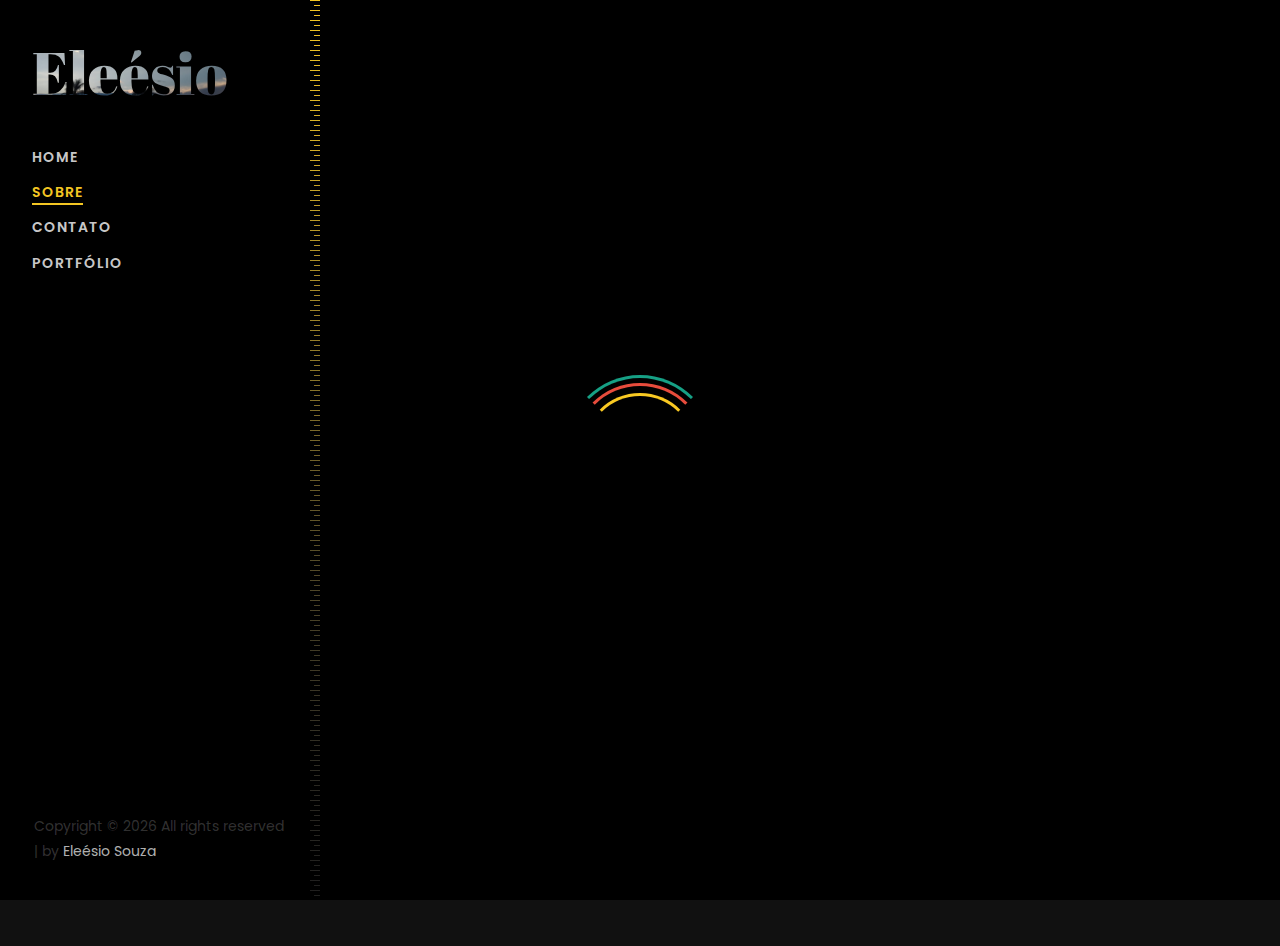
<file: about.html>
<!DOCTYPE html>
<html lang="en">

<head>
    <title>Dev Elí</title>
    <meta charset="utf-8">
    <meta name="viewport" content="width=device-width, initial-scale=1, shrink-to-fit=no">
    <link rel="shortcut icon" type="image/png" href="images/icon.ico" sizes="32x32">
    <link href="https://fonts.googleapis.com/css?family=Poppins:300,400,500,600,700" rel="stylesheet">
    <link href="https://fonts.googleapis.com/css?family=Abril+Fatface&display=swap" rel="stylesheet">
    <link rel="stylesheet" href="https://stackpath.bootstrapcdn.com/font-awesome/4.7.0/css/font-awesome.min.css">

    <link rel="stylesheet" href="css/animate.css">

    <link rel="stylesheet" href="css/owl.carousel.min.css">
    <link rel="stylesheet" href="css/owl.theme.default.min.css">
    <link rel="stylesheet" href="css/magnific-popup.css">


    <link rel="stylesheet" href="css/flaticon.css">
    <link rel="stylesheet" href="css/style.css">
    <script src="https://www.youtube.com/iframe_api"></script>
</head>

<body>

    <div id="player"></div>

    <audio url="https://www.youtube.com/watch?v=Su00mfi5QUY" autoplay loop></audio>
    <div id="loader-wrapper">
        <div id="loader"></div>

        <div class="loader-section section-left"></div>
        <div class="loader-section section-right"></div>

    </div>
    <div id="dev-page">
        <a href="#" class="js-dev-nav-toggle dev-nav-toggle"><i></i></a>
        <aside id="dev-aside" role="complementary" class="js-fullheight">

            <h1 id="dev-logo" class="mb-4 mb-md-5"><a href="index.html" style="background-image: url(images/12.jpeg);">Eleésio</a></h1>
            <nav id="dev-main-menu" role="navigation">
                <ul>
                    <li><a href="index.html">Home</a></li>
                    <li class="dev-active"><a href="about.html">Sobre</a></li>
                    <li><a href="contact.html">Contato</a></li>
                    <li><a href="Portfolio.html">Portfólio</a></li>
                </ul>
            </nav>

            <div class="dev-footer">

                <p class="pfooter">
                    Copyright &copy;
                    <script>
                        document.write(new Date().getFullYear());
                    </script> All rights reserved | by <a href="https://wa.me/+553496815223" target="_blank">Eleésio Souza</a>
                </p>
            </div>
        </aside>
        <!-- END dev-ASIDE -->


        <div id="dev-main">
            <section class="ftco-about img ftco-section ftco-no-pt ftco-no-pb" id="about-section">
                <div class="container-fluid px-0">
                    <div class="row d-flex">
                        <div class="col-md-6 d-flex">
                            <div class="img d-flex align-self-stretch align-items-center js-fullheight" style="background-image:url(images/about.jpg);">
                            </div>
                        </div>
                        <div class="col-md-6 d-flex align-items-center">
                            <div class="text px-4 pt-5 pt-md-0 px-md-4 pr-md-5 ftco-animate">
                                <h2 class="mb-4">Olá, <span>prezados leitores,</span></h2>
                                <p>É com grande satisfação que compartilho um pouco sobre mim, um jovem de 20 anos, bacharelando em Sistemas de Informação pela UEMG e com experiência como engenheiro de software e pesquisador científico. Possuo um perfil
                                    profissional multidisciplinar, capaz de atuar em diferentes áreas da tecnologia. Com habilidades como liderança, trabalho em equipe e visão estratégica, estou sempre pronto para enfrentar novos desafios e agregar valor
                                    em projetos de diferentes portes.</p>
                                <p>Além de minha atuação profissional, possuo uma série de interesses pessoais que refletem minha paixão por atividades diversificadas. Sou um músico, aprecio esportes náuticos, e sou modelo fotográfico nas horas vagas. Acredito
                                    que minha personalidade versátil e meu comprometimento com a excelência podem ser um diferencial importante em qualquer equipe ou projeto em que eu possa atuar.</p>
                                <p>Estou sempre em busca de novos desafios e oportunidades de colaboração, para que possa aplicar minha experiência e habilidades em projetos que visam gerar resultados excepcionais. Agradeço a atenção e fico à disposição
                                    para mais informações sobre minha trajetória e perfil profissional.</p>
                            </div>
                        </div>
                    </div>
                </div>
            </section>
        </div>
        <!-- END dev-MAIN -->
    </div>
    <!-- END dev-PAGE -->

    <!-- loader -->
    <div id="ftco-loader" class="show fullscreen"><svg class="circular" width="48px" height="48px"><circle class="path-bg" cx="24" cy="24" r="22" fill="none" stroke-width="4" stroke="#eeeeee"/><circle class="path" cx="24" cy="24" r="22" fill="none" stroke-width="4" stroke-miterlimit="10" stroke="#F96D00"/></svg></div>


    <script src="js/jquery.min.js"></script>
    <script src="js/jquery-migrate-3.0.1.min.js"></script>
    <script src="js/popper.min.js"></script>
    <script src="js/bootstrap.min.js"></script>
    <script src="js/jquery.easing.1.3.js"></script>
    <script src="js/jquery.waypoints.min.js"></script>
    <script src="js/jquery.stellar.min.js"></script>
    <script src="js/owl.carousel.min.js"></script>
    <script src="js/jquery.magnific-popup.min.js"></script>
    <script src="js/jquery.animateNumber.min.js"></script>
    <script src="js/scrollax.min.js"></script>
    <script src="js/main.js"></script>

</body>

</html>
</file>
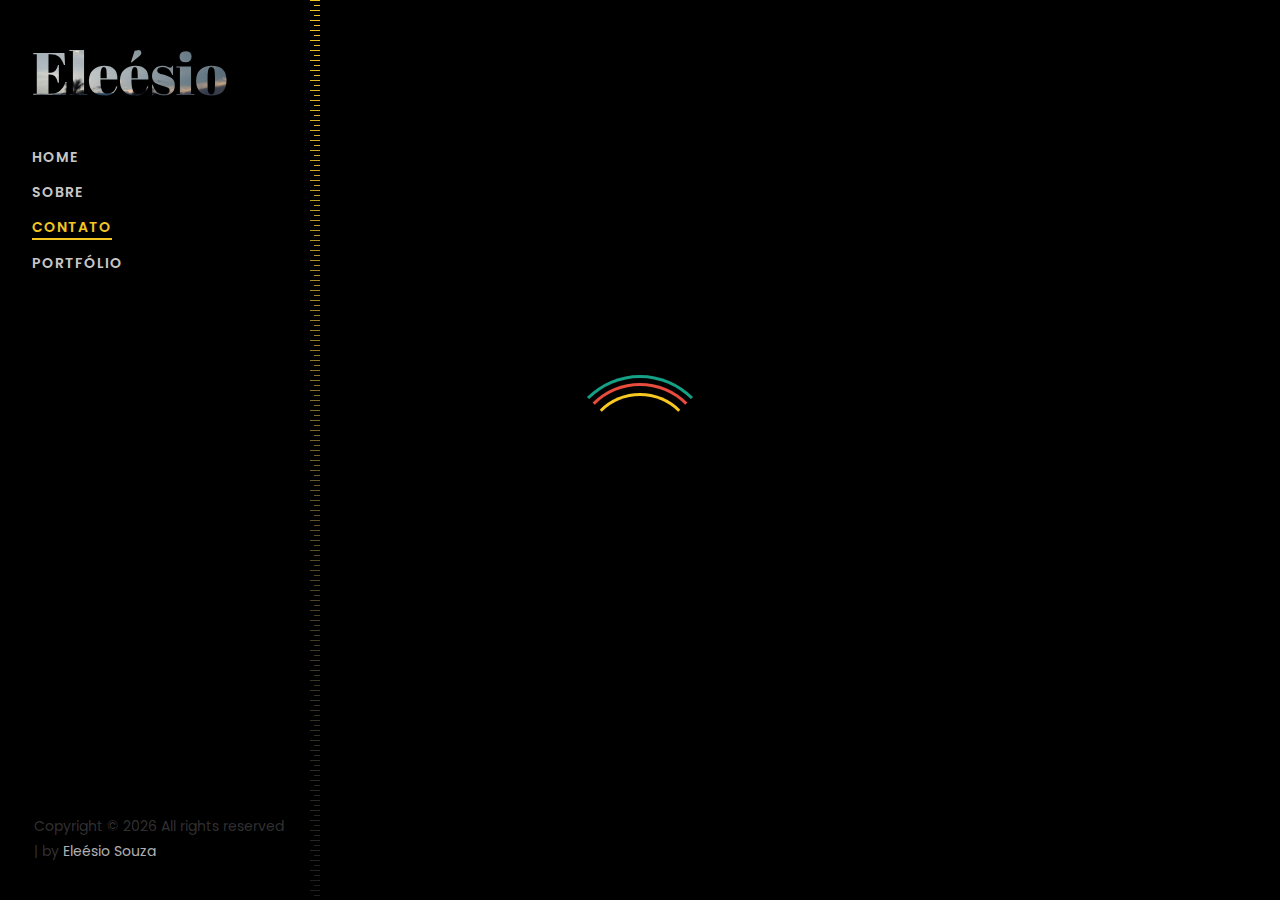
<file: contact.html>
<!DOCTYPE html>
<html lang="pt-br">

<head>
    <link rel="icon" type="image/x-icon" href="/images/icon.ico">
    <title>Dev Elí</title>
    <meta charset="utf-8">
    <meta name="viewport" content="width=device-width, initial-scale=1, shrink-to-fit=no">
    <link rel="shortcut icon" type="image/png" href="images/icon.ico" sizes="32x32">
    <link href="https://fonts.googleapis.com/css?family=Poppins:300,400,500,600,700" rel="stylesheet">
    <link href="https://fonts.googleapis.com/css?family=Abril+Fatface&display=swap" rel="stylesheet">
    <link rel="stylesheet" href="https://stackpath.bootstrapcdn.com/font-awesome/4.7.0/css/font-awesome.min.css">
    <link rel="stylesheet" href="css/all.min.css">
    <link rel="stylesheet" href="css/bootstrap.min.css.map">
    <link rel="stylesheet" href="https://cdnjs.cloudflare.com/ajax/libs/font-awesome/4.7.0/css/font-awesome.min.css">
    <link rel="stylesheet" href="css/animate.css">
    <link rel="stylesheet" href="css/owl.carousel.min.css">
    <link rel="stylesheet" href="css/owl.theme.default.min.css">
    <link rel="stylesheet" href="css/magnific-popup.css">
    <link rel="stylesheet" href="css/flaticon.css">
    <link rel="stylesheet" href="css/style.css">
    <script src="https://www.youtube.com/iframe_api"></script>
</head>

<body>
    <div id="player"></div>
    <audio url="https://www.youtube.com/watch?v=Su00mfi5QUY" autoplay loop></audio>
    <div id="loader-wrapper">
        <div id="loader"></div>
        <div class="loader-section section-left"></div>
        <div class="loader-section section-right"></div>
    </div>
    <div id="dev-page">
        <a href="#" class="js-dev-nav-toggle dev-nav-toggle"><i></i></a>
        <aside id="dev-aside" role="complementary" class="js-fullheight">
            <h1 id="dev-logo" class="mb-4 mb-md-5"><a href="index.html" style="background-image: url(images/12.jpeg);">Eleésio</a></h1>
            <nav id="dev-main-menu" role="navigation">
                <ul>
                    <li><a href="index.html">Home</a></li>
                    <li><a href="about.html">Sobre</a></li>
                    <li class="dev-active"><a href="contact.html">Contato</a></li>
                    <li><a href="Portfolio.html">Portfólio</a></li>
                </ul>
            </nav>
            <div class="dev-footer">
                <p class="pfooter">
                    Copyright &copy;
                    <script>
                        document.write(new Date().getFullYear());
                    </script> All rights reserved | by <a href="https://wa.me/+553496815223" target="_blank">Eleésio Souza</a>
                </p>
            </div>
        </aside>
        <div id="dev-main">
            <section class="ftco-section ftco-no-pt ftco-no-pb">
                <div class="container px-md-0">
                    <div class="row d-flex no-gutters">
                        <div class="col-lg-8 col-md-7 order-md-last d-flex align-items-stretch">
                            <div class="contact-wrap w-100 p-md-5 p-4">
                                <img class="imagelogo" src="images/avatar.png" alt="">
                            </div>
                        </div>
                        <div class="col-lg-4 col-md-5 d-flex align-items-stretch ">
                            <div class="info-wrap js-fullheight bg-primary w-100 p-md-5 p-4 ">
                                <h3>Vamos entrar em contato</h3>
                                <p class="mb-4 ">Aberto para qualquer sugestão ou para negócios.</p>
                                <div class="dbox w-100 d-flex align-items-center ">
                                    <div class="icon d-flex align-items-center justify-content-center ">
                                        <span class="fa fa-brnads fa-whatsapp "></span>
                                    </div>
                                    <div class="text pl-3 ">
                                        <p><span>WhatsApp:</span> <a href="https://wa.me/+553496815223 ">+55 (34) 9681-5223</a></p>
                                    </div>
                                </div>
                                <div class="dbox w-100 d-flex align-items-center ">
                                    <div class="icon d-flex align-items-center justify-content-center ">
                                        <span class="fa fa-paper-plane "></span>
                                    </div>
                                    <div class="text pl-3 ">
                                        <p><span>Email:</span> <a href="mailto:eleesiof@gmail.com ">eleesiof@gmail.com</a></p>
                                    </div>
                                </div>
                                <div class="dbox w-100 d-flex align-items-center ">
                                    <div class="icon d-flex align-items-center justify-content-center ">
                                        <span class="fa fa-brands fa-instagram "></span>
                                    </div>
                                    <div class="text pl-3 ">
                                        <p><span>Instagram</span> <a href="https://www.instagram.com/eleesiosouza/">eleesiosouza</a></p>
                                    </div>
                                </div>
                            </div>
                        </div>
                    </div>
                </div>
            </section>
        </div>
    </div>
    <script src="js/jquery.min.js"></script>
    <script src="js/jquery-migrate-3.0.1.min.js"></script>
    <script src="js/popper.min.js"></script>
    <script src="js/bootstrap.min.js"></script>
    <script src="js/jquery.waypoints.min.js"></script>
    <script src="js/jquery.stellar.min.js"></script>
    <script src="js/owl.carousel.min.js"></script>
    <script src="js/jquery.magnific-popup.min.js"></script>
    <script src="js/jquery.animateNumber.min.js"></script>
    <script src="js/scrollax.min.js"></script>
    <script src="js/main.js"></script>
</body>

</html>
</file>
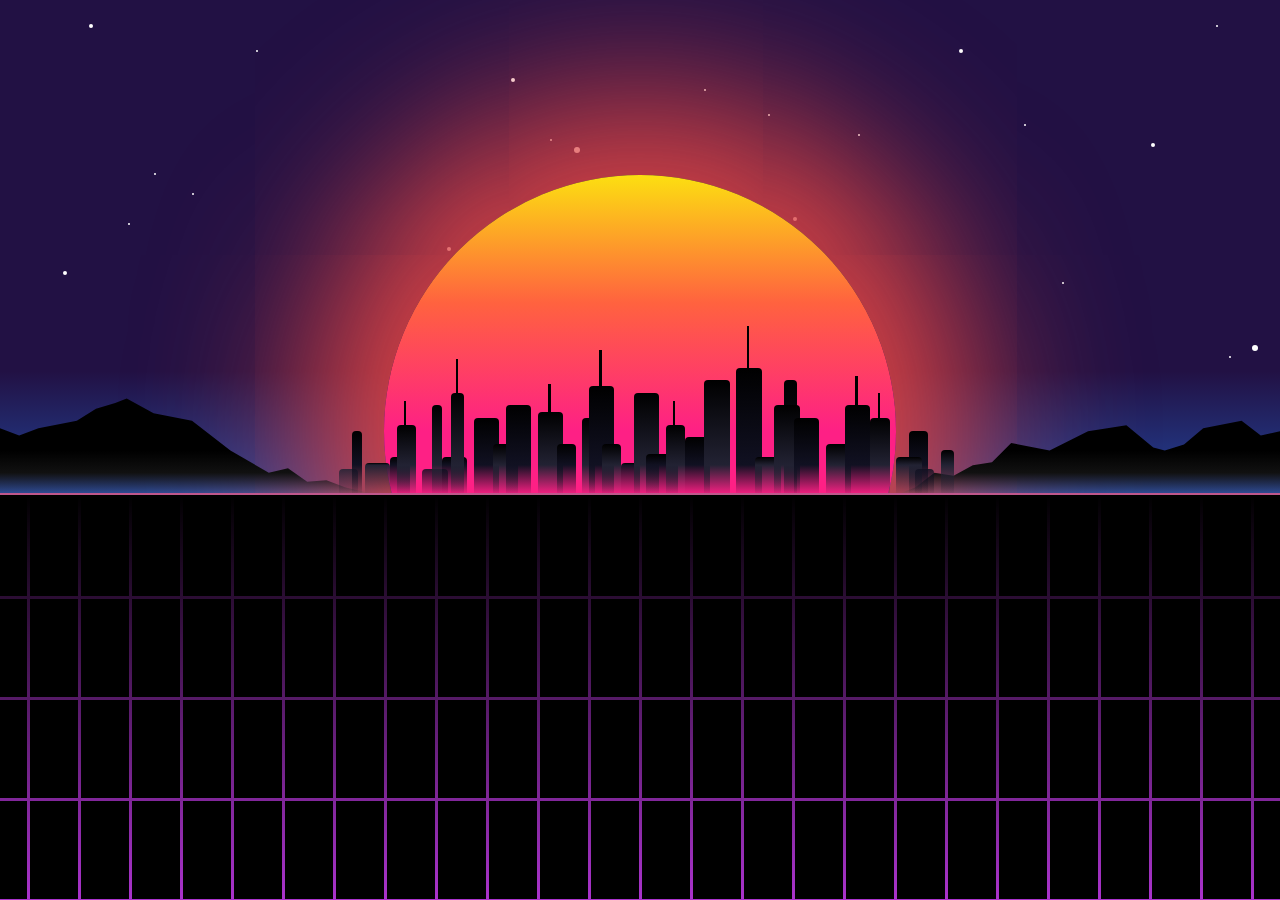
<file: port/1.html>
<!DOCTYPE html>
<html lang="en">

<head>
    <title>Dev Elí - portfólio(1)</title>
    <link rel="stylesheet" href="css/style1.css">
    <link rel="stylesheet" href="js/main1.js">
</head>

<body>
    <div id="retrobg">
        <div id="retrobg-sky">
            <div id="retrobg-stars">
                <div class="retrobg-star" style="left:  5%; top: 55%; transform: scale( 2 );"></div>
                <div class="retrobg-star" style="left:  7%; top:  5%; transform: scale( 2 );"></div>
                <div class="retrobg-star" style="left: 10%; top: 45%; transform: scale( 1 );"></div>
                <div class="retrobg-star" style="left: 12%; top: 35%; transform: scale( 1 );"></div>
                <div class="retrobg-star" style="left: 15%; top: 39%; transform: scale( 1 );"></div>
                <div class="retrobg-star" style="left: 20%; top: 10%; transform: scale( 1 );"></div>
                <div class="retrobg-star" style="left: 35%; top: 50%; transform: scale( 2 );"></div>
                <div class="retrobg-star" style="left: 40%; top: 16%; transform: scale( 2 );"></div>
                <div class="retrobg-star" style="left: 43%; top: 28%; transform: scale( 1 );"></div>
                <div class="retrobg-star" style="left: 45%; top: 30%; transform: scale( 3 );"></div>
                <div class="retrobg-star" style="left: 55%; top: 18%; transform: scale( 1 );"></div>
                <div class="retrobg-star" style="left: 60%; top: 23%; transform: scale( 1 );"></div>
                <div class="retrobg-star" style="left: 62%; top: 44%; transform: scale( 2 );"></div>
                <div class="retrobg-star" style="left: 67%; top: 27%; transform: scale( 1 );"></div>
                <div class="retrobg-star" style="left: 75%; top: 10%; transform: scale( 2 );"></div>
                <div class="retrobg-star" style="left: 80%; top: 25%; transform: scale( 1 );"></div>
                <div class="retrobg-star" style="left: 83%; top: 57%; transform: scale( 1 );"></div>
                <div class="retrobg-star" style="left: 90%; top: 29%; transform: scale( 2 );"></div>
                <div class="retrobg-star" style="left: 95%; top:  5%; transform: scale( 1 );"></div>
                <div class="retrobg-star" style="left: 96%; top: 72%; transform: scale( 1 );"></div>
                <div class="retrobg-star" style="left: 98%; top: 70%; transform: scale( 3 );"></div>
            </div>
            <div id="retrobg-sunWrap">
                <div id="retrobg-sun"></div>
            </div>
            <div id="retrobg-mountains">
                <div id="retrobg-mountains-left" class="retrobg-mountain"></div>
                <div id="retrobg-mountains-right" class="retrobg-mountain"></div>
            </div>
            <div id="retrobg-cityWrap">
                <div id="retrobg-city">
                    <div style="left:  4.0%; height: 20%; width: 3.0%;" class="retrobg-building"></div>
                    <div style="left:  6.0%; height: 50%; width: 1.5%;" class="retrobg-building"></div>
                    <div style="left:  8.0%; height: 25%; width: 4.0%;" class="retrobg-building"></div>
                    <div style="left: 12.0%; height: 30%; width: 3.0%;" class="retrobg-building"></div>
                    <div style="left: 13.0%; height: 55%; width: 3.0%;" class="retrobg-building retrobg-antenna"></div>
                    <div style="left: 17.0%; height: 20%; width: 4.0%;" class="retrobg-building"></div>
                    <div style="left: 18.5%; height: 70%; width: 1.5%;" class="retrobg-building"></div>
                    <div style="left: 20.0%; height: 30%; width: 4.0%;" class="retrobg-building"></div>
                    <div style="left: 21.5%; height: 80%; width: 2.0%;" class="retrobg-building retrobg-antenna"></div>
                    <div style="left: 25.0%; height: 60%; width: 4.0%;" class="retrobg-building"></div>
                    <div style="left: 28.0%; height: 40%; width: 4.0%;" class="retrobg-building"></div>
                    <div style="left: 30.0%; height: 70%; width: 4.0%;" class="retrobg-building"></div>
                    <div style="left: 35.0%; height: 65%; width: 4.0%;" class="retrobg-building retrobg-antenna"></div>
                    <div style="left: 38.0%; height: 40%; width: 3.0%;" class="retrobg-building"></div>
                    <div style="left: 42.0%; height: 60%; width: 2.0%;" class="retrobg-building"></div>
                    <div style="left: 43.0%; height: 85%; width: 4.0%;" class="retrobg-building retrobg-antenna"></div>
                    <div style="left: 45.0%; height: 40%; width: 3.0%;" class="retrobg-building"></div>
                    <div style="left: 48.0%; height: 25%; width: 3.0%;" class="retrobg-building"></div>
                    <div style="left: 50.0%; height: 80%; width: 4.0%;" class="retrobg-building"></div>
                    <div style="left: 52.0%; height: 32%; width: 5.0%;" class="retrobg-building"></div>
                    <div style="left: 55.0%; height: 55%; width: 3.0%;" class="retrobg-building retrobg-antenna"></div>
                    <div style="left: 58.0%; height: 45%; width: 4.0%;" class="retrobg-building"></div>
                    <div style="left: 61.0%; height: 90%; width: 4.0%;" class="retrobg-building"></div>
                    <div style="left: 66.0%; height: 99%; width: 4.0%;" class="retrobg-building retrobg-antenna"></div>
                    <div style="left: 69.0%; height: 30%; width: 4.0%;" class="retrobg-building"></div>
                    <div style="left: 73.5%; height: 90%; width: 2.0%;" class="retrobg-building"></div>
                    <div style="left: 72.0%; height: 70%; width: 4.0%;" class="retrobg-building"></div>
                    <div style="left: 75.0%; height: 60%; width: 4.0%;" class="retrobg-building"></div>
                    <div style="left: 80.0%; height: 40%; width: 4.0%;" class="retrobg-building"></div>
                    <div style="left: 83.0%; height: 70%; width: 4.0%;" class="retrobg-building retrobg-antenna"></div>
                    <div style="left: 87.0%; height: 60%; width: 3.0%;" class="retrobg-building retrobg-antenna"></div>
                    <div style="left: 93.0%; height: 50%; width: 3.0%;" class="retrobg-building"></div>
                    <div style="left: 91.0%; height: 30%; width: 4.0%;" class="retrobg-building"></div>
                    <div style="left: 94.0%; height: 20%; width: 3.0%;" class="retrobg-building"></div>
                    <div style="left: 98.0%; height: 35%; width: 2.0%;" class="retrobg-building"></div>
                </div>
            </div>
        </div>
        <div id="retrobg-ground">
            <div id="retrobg-linesWrap">
                <div id="retrobg-lines">
                    <div id="retrobg-vlines">
                        <div class="retrobg-vline"></div>
                        <div class="retrobg-vline"></div>
                        <div class="retrobg-vline"></div>
                        <div class="retrobg-vline"></div>
                        <div class="retrobg-vline"></div>
                        <div class="retrobg-vline"></div>
                        <div class="retrobg-vline"></div>
                        <div class="retrobg-vline"></div>
                        <div class="retrobg-vline"></div>
                        <div class="retrobg-vline"></div>
                        <div class="retrobg-vline"></div>
                        <div class="retrobg-vline"></div>
                        <div class="retrobg-vline"></div>
                        <div class="retrobg-vline"></div>
                        <div class="retrobg-vline"></div>
                        <div class="retrobg-vline"></div>
                        <div class="retrobg-vline"></div>
                        <div class="retrobg-vline"></div>
                        <div class="retrobg-vline"></div>
                        <div class="retrobg-vline"></div>
                        <div class="retrobg-vline"></div>
                        <div class="retrobg-vline"></div>
                        <div class="retrobg-vline"></div>
                        <div class="retrobg-vline"></div>
                        <div class="retrobg-vline"></div>
                        <div class="retrobg-vline"></div>
                        <div class="retrobg-vline"></div>
                        <div class="retrobg-vline"></div>
                        <div class="retrobg-vline"></div>
                        <div class="retrobg-vline"></div>
                        <div class="retrobg-vline"></div>
                        <div class="retrobg-vline"></div>
                        <div class="retrobg-vline"></div>
                        <div class="retrobg-vline"></div>
                        <div class="retrobg-vline"></div>
                        <div class="retrobg-vline"></div>
                        <div class="retrobg-vline"></div>
                        <div class="retrobg-vline"></div>
                        <div class="retrobg-vline"></div>
                        <div class="retrobg-vline"></div>
                        <div class="retrobg-vline"></div>
                        <div class="retrobg-vline"></div>
                        <div class="retrobg-vline"></div>
                        <div class="retrobg-vline"></div>
                        <div class="retrobg-vline"></div>
                        <div class="retrobg-vline"></div>
                        <div class="retrobg-vline"></div>
                        <div class="retrobg-vline"></div>
                        <div class="retrobg-vline"></div>
                        <div class="retrobg-vline"></div>
                        <div class="retrobg-vline"></div>
                        <div class="retrobg-vline"></div>
                        <div class="retrobg-vline"></div>
                    </div>
                    <div id="retrobg-hlines">
                        <div class="retrobg-hline"></div>
                        <div class="retrobg-hline"></div>
                        <div class="retrobg-hline"></div>
                        <div class="retrobg-hline"></div>
                        <div class="retrobg-hline"></div>
                        <div class="retrobg-hline"></div>
                        <div class="retrobg-hline"></div>
                        <div class="retrobg-hline"></div>
                    </div>
                </div>
            </div>
            <div id="retrobg-groundShadow"></div>
        </div>
        <div>
        </div>
    </div>


</body>

</html>
</file>
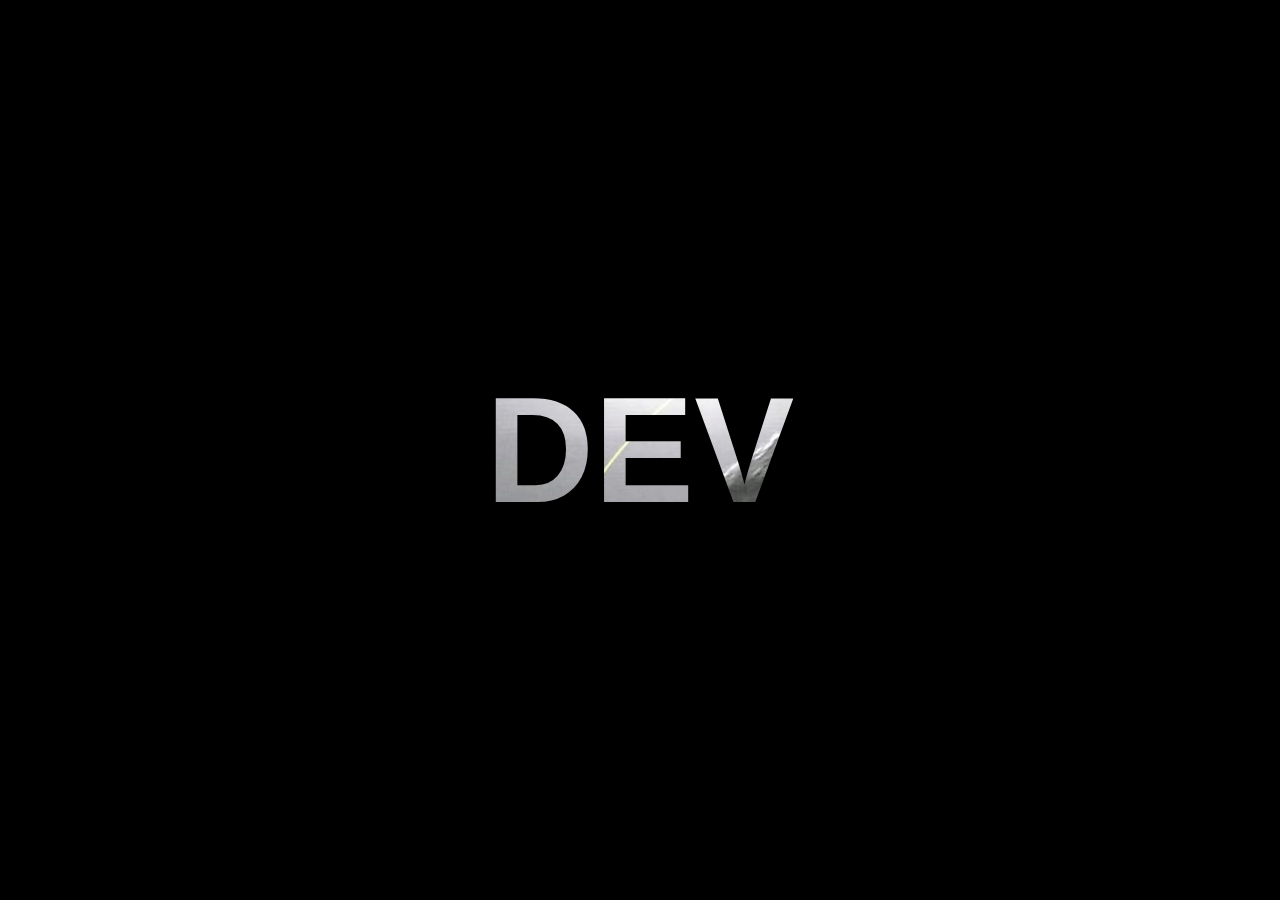
<file: port/2.html>
<!DOCTYPE html>
<html lang="en">

<head>
    <meta charset="UTF-8">
    <meta name="viewport" content="width=device-width, initial-scale=1.0">
    <meta http-equiv="X-UA-Compatible" content="ie=edge">
    <title>Dev Elí - portfólio(2)</title>
    <link rel="stylesheet" href="css/style2.css">
</head>

<body>
    <div class="text-container">
        <h1>Dev</h1>
    </div>
</body>

</html>
</file>
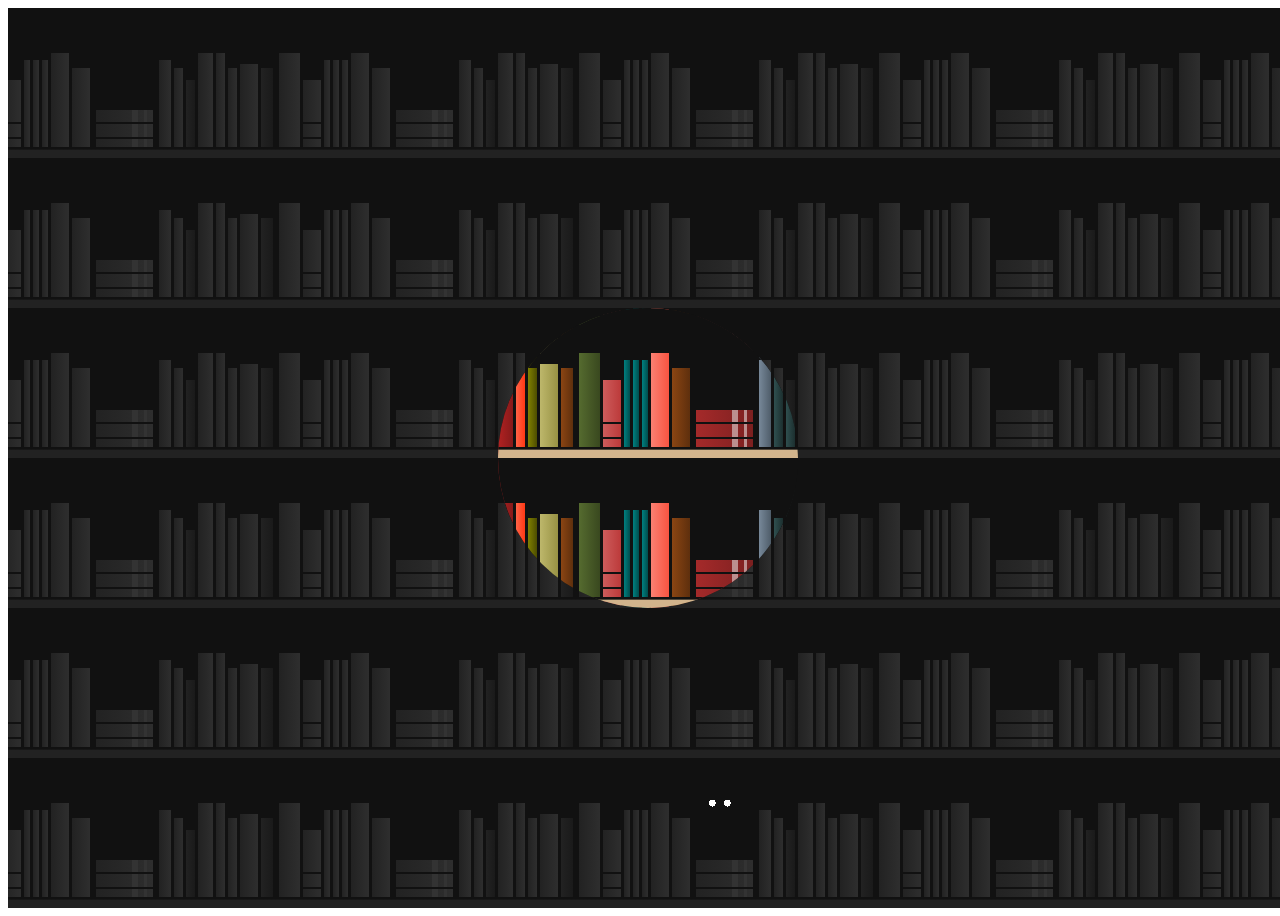
<file: port/3.html>
<!DOCTYPE html>
<html lang="en">

<head>
    <meta charset="UTF-8">
    <meta name="viewport" content="width=device-width, initial-scale=1.0">
    <meta http-equiv="X-UA-Compatible" content="ie=edge">
    <title>Dev Elí - portfólio(3)</title>
    <link rel="stylesheet" href="css/style3.css">
</head>

<body>
    <div></div>
</body>

</html>
</file>
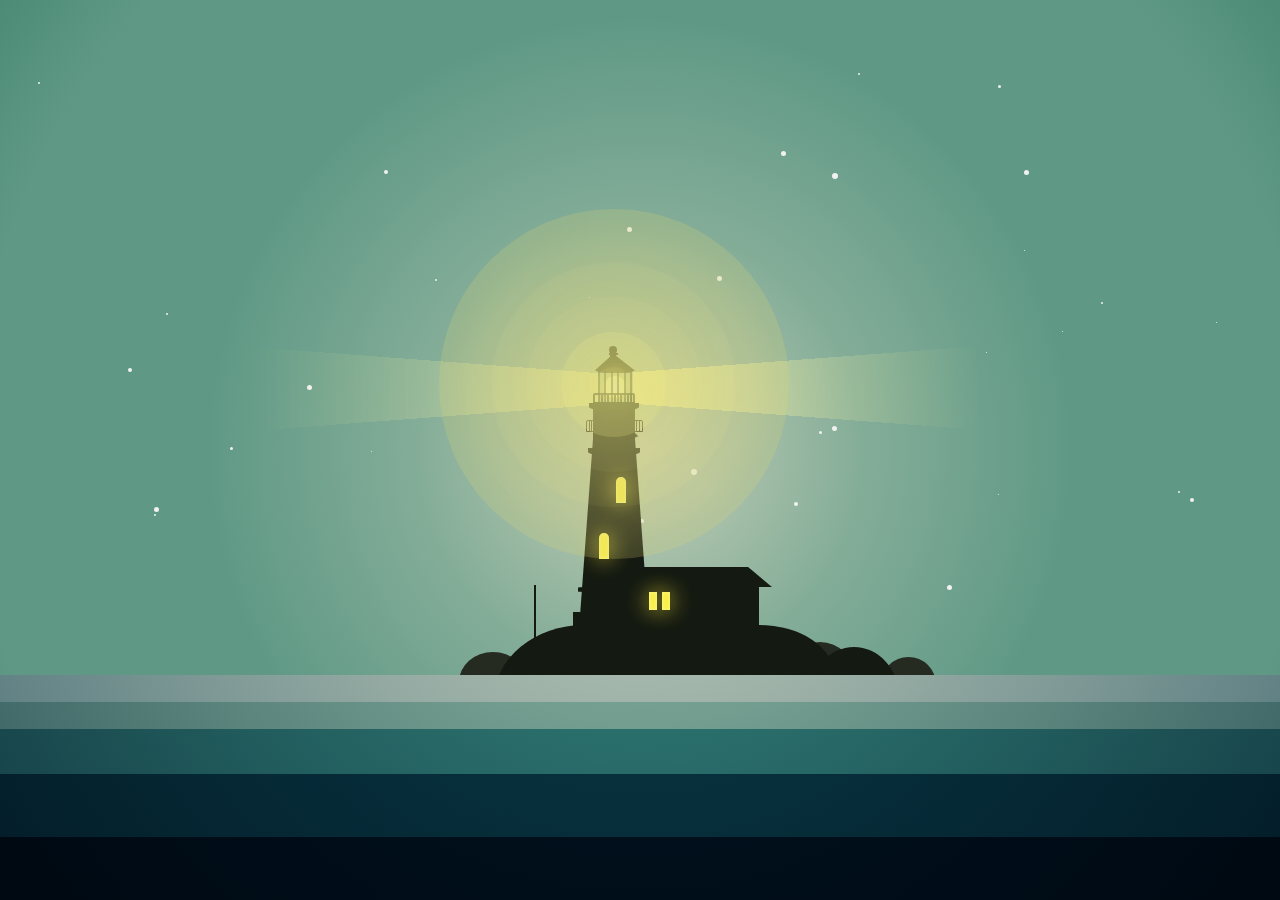
<file: port/4.html>
<!DOCTYPE html>
<html lang="en">

<head>
    <meta charset="UTF-8">
    <meta name="viewport" content="width=device-width, initial-scale=1.0">
    <meta http-equiv="X-UA-Compatible" content="ie=edge">
    <title>Dev Elí - portfólio(3)</title>
    <link rel="stylesheet" href="css/style4.css">
</head>

<body>
    <div id="scene">
        <div class="sky">
            <div class="stars layer" data-depth="0.3">
                <div class="star"></div>
                <div class="star"></div>
                <div class="star"></div>
                <div class="star"></div>
                <div class="star"></div>
                <div class="star"></div>
                <div class="star"></div>
                <div class="star"></div>
                <div class="star"></div>
                <div class="star"></div>
                <div class="star"></div>
                <div class="star"></div>
                <div class="star"></div>
                <div class="star"></div>
                <div class="star"></div>
                <div class="star"></div>
                <div class="star"></div>
                <div class="star"></div>
                <div class="star"></div>
                <div class="star"></div>
                <div class="star"></div>
                <div class="star"></div>
                <div class="star"></div>
                <div class="star"></div>
                <div class="star"></div>
                <div class="star"></div>
                <div class="star"></div>
                <div class="star"></div>
                <div class="star"></div>
                <div class="star"></div>
                <div class="star"></div>
                <div class="star"></div>
                <div class="star"></div>
                <div class="star"></div>
                <div class="star"></div>
                <div class="star"></div>
                <div class="star"></div>
                <div class="star"></div>
                <div class="star"></div>
                <div class="star"></div>
                <div class="star"></div>
                <div class="star"></div>
                <div class="star"></div>
                <div class="star"></div>
                <div class="star"></div>
                <div class="star"></div>
                <div class="star"></div>
                <div class="star"></div>
                <div class="star"></div>
                <div class="star"></div>
                <div class="star"></div>
                <div class="star"></div>
                <div class="star"></div>
                <div class="star"></div>
                <div class="star"></div>
                <div class="star"></div>
                <div class="star"></div>
                <div class="star"></div>
                <div class="star"></div>
                <div class="star"></div>
                <div class="star"></div>
                <div class="star"></div>
                <div class="star"></div>
                <div class="star"></div>
                <div class="star"></div>
                <div class="star"></div>
                <div class="star"></div>
                <div class="star"></div>
                <div class="star"></div>
                <div class="star"></div>
                <div class="star"></div>
                <div class="star"></div>
                <div class="star"></div>
                <div class="star"></div>
                <div class="star"></div>
                <div class="star"></div>
                <div class="star"></div>
                <div class="star"></div>
                <div class="star"></div>
                <div class="star"></div>
            </div>
        </div>
        <div class="container">
            <div class="top layer" data-depth="0.1">
                <div class="light-house">
                    <div class="top-triangle">
                        <div class="top-triangle-circle-top"></div>
                        <div class="top-triangle-circle-middle"></div>
                        <div class="top-triangle-circle"></div>
                        <div class="glow layer" data-depth="0.01"></div>
                        <div class="shining-lights-container">
                            <div class="shining-light-left"></div>
                            <div class="shining-light-right"></div>
                        </div>
                        <div class="top-ledge"></div>
                        <div class="top-bars">
                            <div class="top-bar-1 topbar"></div>
                            <div class="top-bar-2 topbar"></div>
                            <div class="top-bar-3 topbar"></div>
                            <div class="top-bar-4 topbar"></div>
                            <div class="top-bar-5 topbar"></div>
                            <div class="top-bar-6 topbar"></div>
                        </div>
                        <div class="top-railings">
                            <div class="top-railing-1 railing"></div>
                            <div class="top-railing-2 railing"></div>
                            <div class="top-railing-3 railing"></div>
                            <div class="top-railing-4 railing"></div>
                            <div class="top-railing-5 railing"></div>
                            <div class="top-railing-6 railing"></div>
                        </div>
                        <div class="mid-ledge"></div>
                        <div class="mid-railings">
                            <div class="overlay"></div>
                            <div class="mid-railings-rail">
                                <div class="mid-rail mid-rail-1"></div>
                                <div class="mid-rail mid-rail-2"></div>
                                <div class="mid-rail mid-rail-3"></div>
                                <div class="mid-rail mid-rail-5"></div>
                                <div class="mid-rail mid-rail-6"></div>
                            </div>
                            <div class="left-mid-railings"></div>
                            <div class="right-mid-railings"></div>
                        </div>
                    </div>
                    <div class="panel-container" id="rotate-x">
                        <div class="left-mid-roof"></div>
                        <div class="left-mid-roof-2"></div>
                        <div class="panel"></div>
                    </div>
                    <div class="light"></div>
                    <div class="right-attachment">
                        <div class="right-roof"></div>
                        <div class="right-building"></div>
                    </div>
                    <div class="lighthouse-lights">
                        <div class="light-right-top light"></div>
                        <div class="light-left-middle light"></div>
                    </div>
                    <div class="lighthouse-bottom-lights">
                        <div class="light-right-bottom light"></div>
                        <div class="light-left-bottom light"></div>
                    </div>
                    <div class="back-rocks">
                        <div class="back-rock-1"></div>
                        <div class="back-rock-2"></div>
                        <div class="back-rock-3"></div>
                    </div>
                    <div class="front-rocks">
                        <div class="front-rock-1"></div>
                        <div class="satellite"></div>
                        <div class="front-rock-2"></div>
                        <div class="front-rock-3"></div>
                    </div>
                    <div class="shooting-stars"></div>
                    <div class="glow-shine-container layer" data-depth="0.1">
                        <div class="glow-shine-5 shine-circle"></div>
                        <div class="glow-shine-4 shine-circle"></div>
                        <div class="glow-shine-3 shine-circle"></div>
                        <div class="glow-shine-1 shine-circle"></div>
                        <div class="glow-shine-2 shine-circle"></div>
                    </div>
                </div>
            </div>
            <div class="bottom">
                <div class="ocean">
                    <div class="top-tier-1 ocean-layer"></div>
                    <div class="top-tier-2 ocean-layer"></div>
                    <div class="top-tier-3 ocean-layer"></div>
                    <div class="top-tier-4 ocean-layer"></div>
                    <div class="top-tier-5 ocean-layer"></div>
                </div>
            </div>
        </div>
    </div>

</body>

</html>
</file>
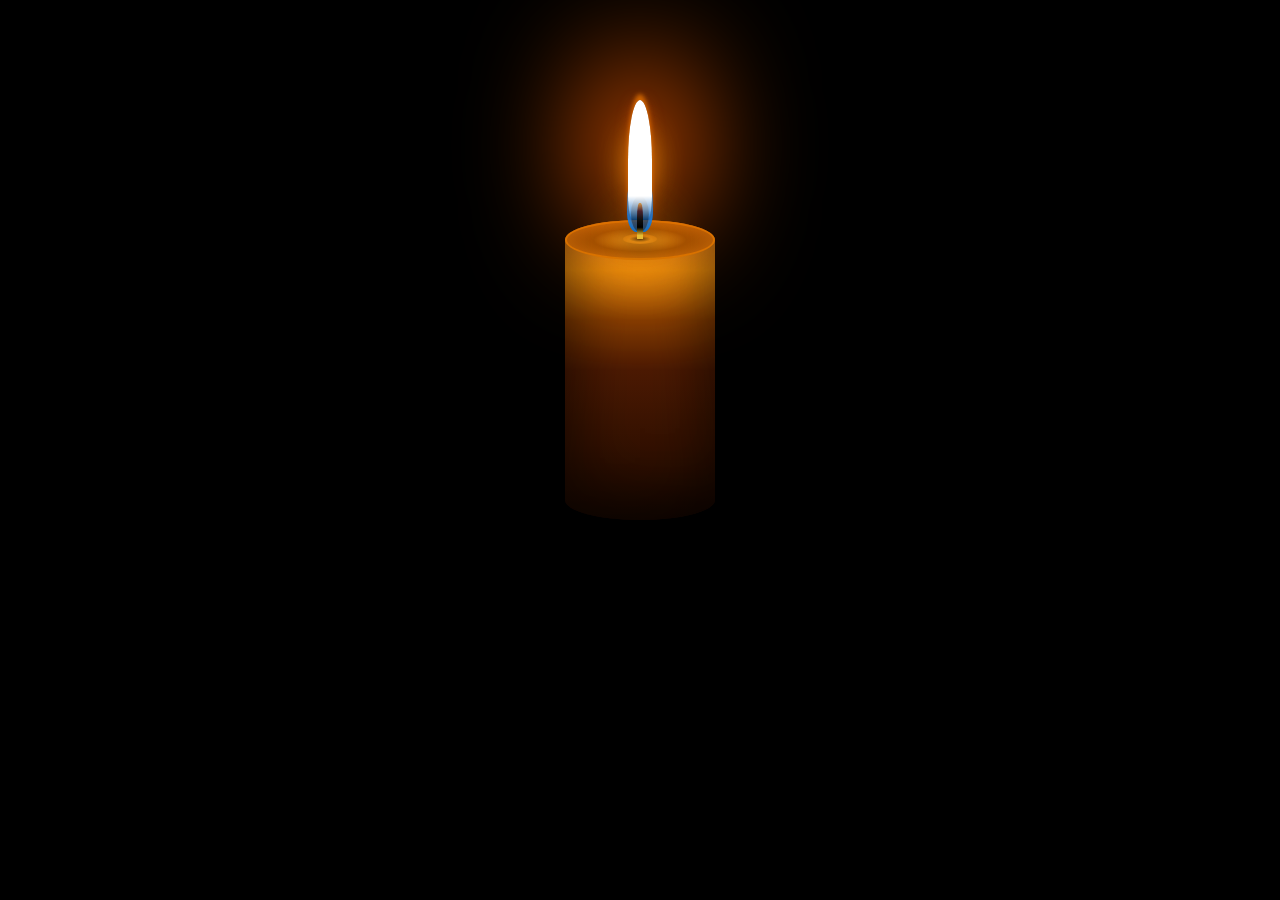
<file: port/5.html>
<!DOCTYPE html>
<html lang="en">

<head>
    <meta charset="UTF-8">
    <meta name="viewport" content="width=device-width, initial-scale=1.0">
    <meta http-equiv="X-UA-Compatible" content="ie=edge">
    <title>Dev Elí - portfólio(3)</title>
    <link rel="stylesheet" href="css/style5.css">
</head>

<body>
    <div class="holder">
        <div class="candle">
            <div class="blinking-glow"></div>
            <div class="thread"></div>
            <div class="glow"></div>
            <div class="flame"></div>
        </div>
    </div>
</body>

</html>
</file>
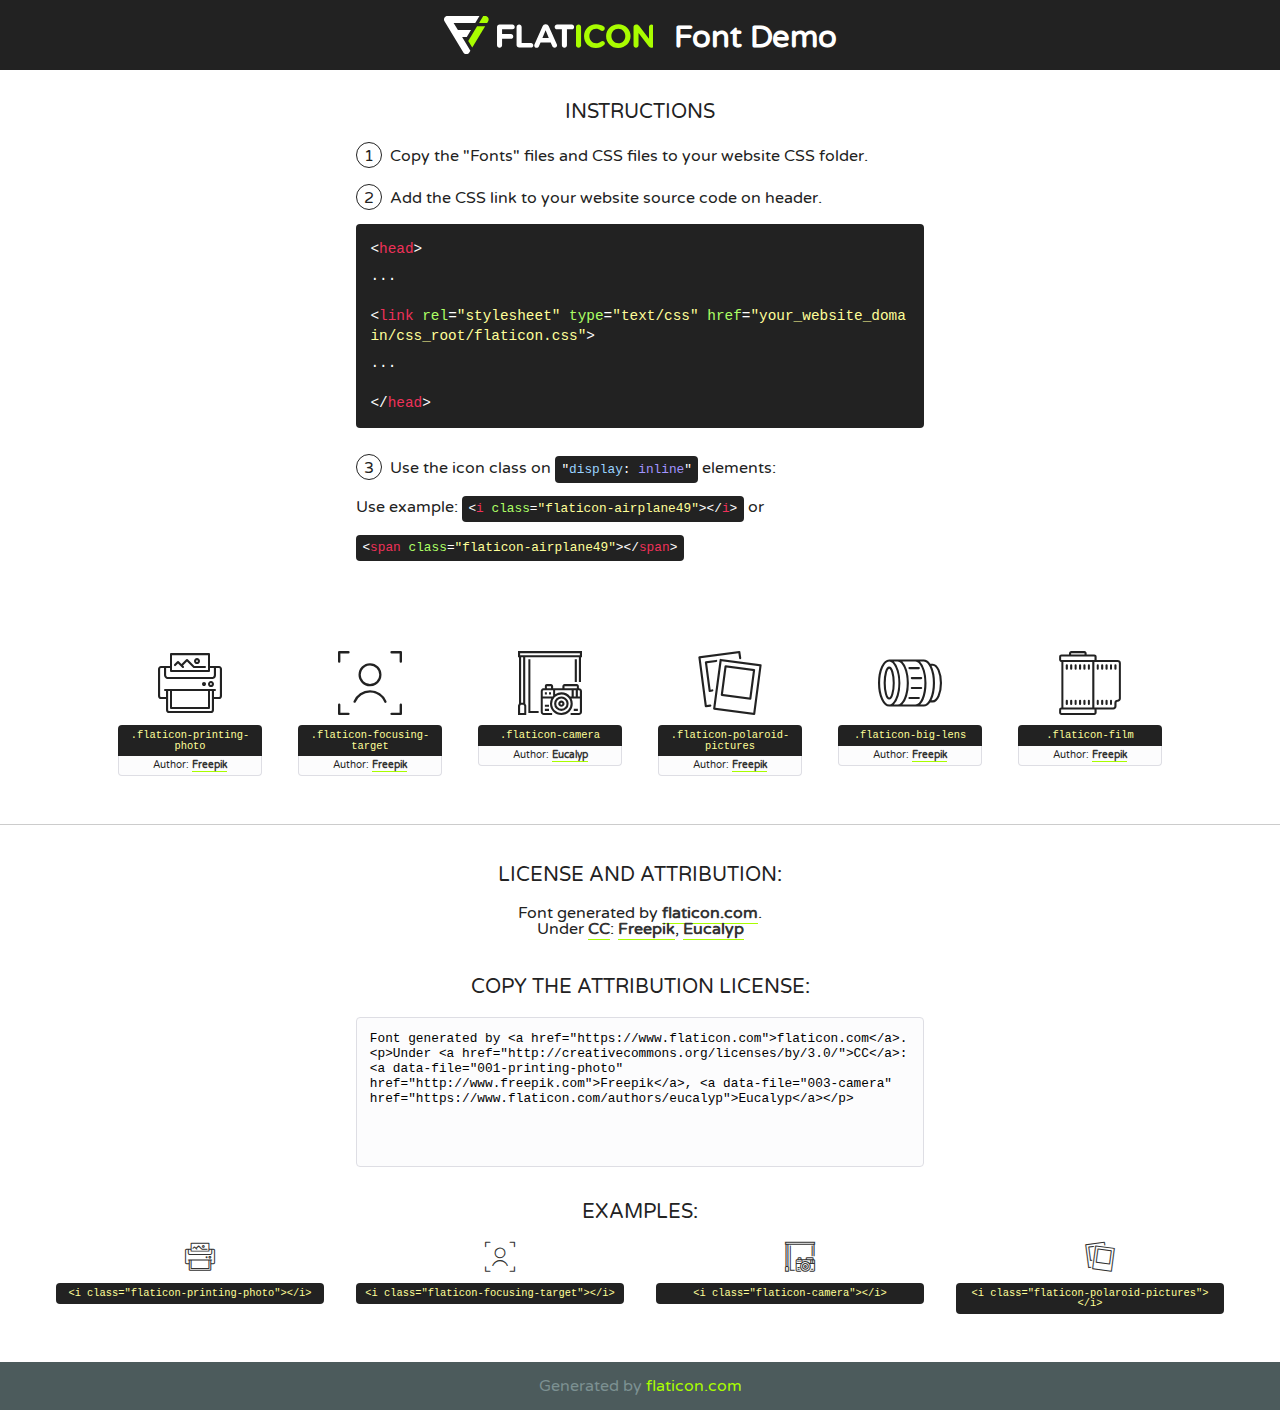
<file: fonts/flaticon/font/flaticon.html>
<!DOCTYPE html>
<!--
  Flaticon icon font: Flaticon
  Creation date: 12/12/2018 14:43
-->
<html>
<!DOCTYPE html>
<html>

<head>
    <title>Flaticon WebFont</title>
    <link href="http://fonts.googleapis.com/css?family=Varela+Round" rel="stylesheet" type="text/css" />
    <link rel="stylesheet" type="text/css" href="flaticon.css">
    <meta charset="UTF-8">
    <style>
    html, body, div, span, applet, object, iframe,
    h1, h2, h3, h4, h5, h6, p, blockquote, pre,
    a, abbr, acronym, address, big, cite, code,
    del, dfn, em, img, ins, kbd, q, s, samp,
    small, strike, strong, sub, sup, tt, var,
    b, u, i, center,
    dl, dt, dd, ol, ul, li,
    fieldset, form, label, legend,
    table, caption, tbody, tfoot, thead, tr, th, td,
    article, aside, canvas, details, embed, 
    figure, figcaption, footer, header, hgroup, 
    menu, nav, output, ruby, section, summary,
    time, mark, audio, video {
        margin: 0;
        padding: 0;
        border: 0;
        font-size: 100%;
        font: inherit;
        vertical-align: baseline;
    }
    /* HTML5 display-role reset for older browsers */
    article, aside, details, figcaption, figure, 
    footer, header, hgroup, menu, nav, section {
        display: block;
    }
    body {
        line-height: 1;
    }
    ol, ul {
        list-style: none;
    }
    blockquote, q {
        quotes: none;
    }
    blockquote:before, blockquote:after,
    q:before, q:after {
        content: '';
        content: none;
    }
    table {
        border-collapse: collapse;
        border-spacing: 0;
    }
    body {
        font-family: 'Varela Round', Helvetica, Arial, sans-serif;
        font-size: 16px;
        color: #222;
    }
    a {
        color: #333;
        border-bottom: 1px solid #a9fd00;
        font-weight: bold;
        text-decoration: none;
    }
    * {
        -moz-box-sizing: border-box;
        -webkit-box-sizing: border-box;
        box-sizing: border-box;
        margin: 0;
        padding: 0;
    }
    [class^="flaticon-"]:before, [class*=" flaticon-"]:before, [class^="flaticon-"]:after, [class*=" flaticon-"]:after {
        font-family: Flaticon;
        font-size: 30px;
        font-style: normal;
        margin-left: 20px;
        color: #333;
    }
    .wrapper {
        max-width: 600px;
        margin: auto;
        padding: 0 1em;
    }
    .title {
        font-size: 1.25em;
        text-align: center;
        margin-bottom: 1em;
        text-transform: uppercase;
    }
    header {
        text-align: center;
        background-color: #222;
        color: #fff;
        padding: 1em;
    }
    header .logo {
        width: 210px;
        height: 38px;
        display: inline-block;
        vertical-align: middle;
        margin-right: 1em;
        border: none;
    }
    header strong {
        font-size: 1.95em;
        font-weight: bold;
        vertical-align: middle;
        margin-top: 5px;
        display: inline-block;
    }
    .demo {
        margin: 2em auto;
        line-height: 1.25em;
    }
    .demo ul li {
        margin-bottom: 1em;
    }
    .demo ul li .num {
        color: #222;
        border-radius: 20px;
        display: inline-block;
        width: 26px;
        padding: 3px;
        height: 26px;
        text-align: center;
        margin-right: 0.5em;
        border: 1px solid #222;
    }
    .demo ul li code {
        background-color: #222;
        border-radius: 4px;
        padding: 0.25em 0.5em;
        display: inline-block;
        color: #fff;
        font-family: Consolas,Monaco,Lucida Console,Liberation Mono,DejaVu Sans Mono,Bitstream Vera Sans Mono,Courier New, monospace;
        font-weight: lighter;
        margin-top: 1em;
        font-size: 0.8em;
        word-break: break-all;
    }
    .demo ul li code.big {
        padding: 1em;
        font-size: 0.9em;
    }
    .demo ul li code .red {
        color: #EF3159;
    }
    .demo ul li code .green {
        color: #ACFF65;
    }
    .demo ul li code .yellow {
        color: #FFFF99;
    }
    .demo ul li code .blue {
        color: #99D3FF;
    }
    .demo ul li code .purple {
        color: #A295FF;
    }
    .demo ul li code .dots {
        margin-top: 0.5em;
        display: block;
    }
    #glyphs {
        border-bottom: 1px solid #ccc;
        padding: 2em 0;
        text-align: center;
    }
    .glyph {
        display: inline-block;
        width: 9em;
        margin: 1em;
        text-align: center;
        vertical-align: top;
        background: #FFF;
    }
    .glyph .glyph-icon {
        padding: 10px;
        display: block;
        font-family:"Flaticon";
        font-size: 64px;
        line-height: 1;
    }
    .glyph .glyph-icon:before {
        font-size: 64px;
        color: #222;
        margin-left: 0;
    }
    .class-name {
        font-size: 0.65em;
        background-color: #222;
        color: #fff;
        border-radius: 4px 4px 0 0;
        padding: 0.5em;
        color: #FFFF99;
        font-family: Consolas,Monaco,Lucida Console,Liberation Mono,DejaVu Sans Mono,Bitstream Vera Sans Mono,Courier New, monospace;
    }
    .author-name {
        font-size: 0.6em;
        background-color: #fcfcfd;
        border: 1px solid #DEDEE4;
        border-top: 0;
        border-radius: 0 0 4px 4px;
        padding: 0.5em;
    }
    .class-name:last-child {
        font-size: 10px;
        color:#888;
    }
    .class-name:last-child a {
        font-size: 10px;
        color:#555;
    }
    .class-name:last-child a:hover {
        color:#a9fd00;
    }
    .glyph > input {
        display: block;
        width: 100px;
        margin: 5px auto;
        text-align: center;
        font-size: 12px;
        cursor: text;
    }
    .glyph > input.icon-input {
        font-family:"Flaticon";
        font-size: 16px;
        margin-bottom: 10px;
    }
    .attribution .title {
        margin-top: 2em;
    }
    .attribution textarea {
        background-color: #fcfcfd;
        padding: 1em;
        border: none;
        box-shadow: none;
        border: 1px solid #DEDEE4;
        border-radius: 4px;
        resize: none;
        width: 100%;
        height: 150px;
        font-size: 0.8em;
        font-family: Consolas,Monaco,Lucida Console,Liberation Mono,DejaVu Sans Mono,Bitstream Vera Sans Mono,Courier New, monospace;
        -webkit-appearance: none;
    }
    .iconsuse {
        margin: 2em auto;
        text-align: center;
        max-width: 1200px;
    }
    .iconsuse:after {
        content: '';
        display: table;
        clear: both;
    }
    .iconsuse .image {
        float: left;
        width: 25%;
        padding: 0 1em;
    }
    .iconsuse .image p {
        margin-bottom: 1em;
    }
    .iconsuse .image span {
        display: block;
        font-size: 0.65em;
        background-color: #222;
        color: #fff;
        border-radius: 4px;
        padding: 0.5em;
        color: #FFFF99;
        margin-top: 1em;
        font-family: Consolas,Monaco,Lucida Console,Liberation Mono,DejaVu Sans Mono,Bitstream Vera Sans Mono,Courier New, monospace;
    }
    #footer {
        text-align: center;
        background-color: #4C5B5C;
        color: #7c9192;
        padding: 1em;
    }
    #footer a {
        border: none;
        color: #a9fd00;
        font-weight: normal;
    }
    @media (max-width: 960px) {
        .iconsuse .image {
            width: 50%;
        }
    }
    @media (max-width: 560px) {
        .iconsuse .image {
            width: 100%;
        }
    }
    </style>
</head>

<body class="characters-off">

    <header>
        <a href="https://www.flaticon.com" target="_blank" class="logo">
            <svg version="1.1" xmlns="http://www.w3.org/2000/svg" xmlns:xlink="http://www.w3.org/1999/xlink" xmlns:a="http://ns.adobe.com/AdobeSVGViewerExtensions/3.0/" viewBox="0 0 560.875 102.036" enable-background="new 0 0 560.875 102.036" xml:space="preserve">
                <defs>
                </defs>
                <g>
                    <g class="letters">
                        <path fill="#ffffff" d="M141.596,29.675c0-3.777,2.985-6.767,6.764-6.767h34.438c3.426,0,6.15,2.728,6.15,6.15
                        c0,3.43-2.724,6.149-6.15,6.149h-27.674v13.091h23.719c3.429,0,6.151,2.724,6.151,6.15c0,3.43-2.723,6.149-6.151,6.149h-23.719
                        v17.574c0,3.773-2.986,6.761-6.764,6.761c-3.779,0-6.764-2.989-6.764-6.761V29.675z"></path>
                        <path fill="#ffffff" d="M193.844,29.149c0-3.781,2.985-6.767,6.764-6.767c3.776,0,6.763,2.985,6.763,6.767v42.957h25.039
                        c3.426,0,6.149,2.726,6.149,6.153c0,3.425-2.723,6.15-6.149,6.15h-31.802c-3.779,0-6.764-2.986-6.764-6.768V29.149z"></path>
                        <path fill="#ffffff" d="M241.891,75.71l21.438-48.407c1.492-3.341,4.215-5.357,7.906-5.357h0.792
                        c3.686,0,6.323,2.017,7.815,5.357l21.439,48.407c0.436,0.967,0.701,1.845,0.701,2.723c0,3.602-2.809,6.501-6.414,6.501
                        c-3.161,0-5.269-1.845-6.499-4.655l-4.132-9.661h-27.059l-4.301,10.102c-1.144,2.631-3.426,4.214-6.237,4.214
                        c-3.517,0-6.24-2.81-6.24-6.325C241.1,77.64,241.451,76.677,241.891,75.71z M279.932,58.666l-8.521-20.297l-8.526,20.297H279.932
                        z"></path>
                        <path fill="#ffffff" d="M314.864,35.387H301.86c-3.429,0-6.239-2.813-6.239-6.238c0-3.429,2.811-6.24,6.239-6.24h39.533
                        c3.426,0,6.237,2.811,6.237,6.24c0,3.425-2.811,6.238-6.237,6.238h-13.001v42.785c0,3.773-2.99,6.761-6.764,6.761
                        c-3.779,0-6.764-2.989-6.764-6.761V35.387z"></path>
                        <path fill="#A9FD00" d="M352.615,29.149c0-3.781,2.985-6.767,6.767-6.767c3.774,0,6.761,2.985,6.761,6.767v49.024
                        c0,3.773-2.987,6.761-6.761,6.761c-3.781,0-6.767-2.989-6.767-6.761V29.149z"></path>
                        <path fill="#A9FD00" d="M374.132,53.836v-0.179c0-17.481,13.178-31.801,32.065-31.801c9.22,0,15.459,2.458,20.557,6.238
                        c1.402,1.054,2.637,2.985,2.637,5.357c0,3.692-2.985,6.59-6.681,6.59c-1.845,0-3.071-0.702-4.044-1.319
                        c-3.776-2.813-7.729-4.393-12.562-4.393c-10.364,0-17.831,8.611-17.831,19.154v0.173c0,10.542,7.291,19.329,17.831,19.329
                        c5.715,0,9.492-1.756,13.359-4.834c1.049-0.874,2.458-1.491,4.039-1.491c3.429,0,6.325,2.813,6.325,6.236
                        c0,2.106-1.056,3.78-2.282,4.834c-5.539,4.834-12.036,7.733-21.878,7.733C387.572,85.464,374.132,71.493,374.132,53.836z"></path>
                        <path fill="#A9FD00" d="M433.009,53.836v-0.179c0-17.481,13.79-31.801,32.766-31.801c18.981,0,32.592,14.143,32.592,31.628v0.173
                        c0,17.483-13.785,31.807-32.769,31.807C446.625,85.464,433.009,71.32,433.009,53.836z M484.224,53.836v-0.179
                        c0-10.539-7.725-19.326-18.626-19.326c-10.893,0-18.449,8.611-18.449,19.154v0.173c0,10.542,7.73,19.329,18.626,19.329
                        C476.676,72.986,484.224,64.378,484.224,53.836z"></path>
                        <path fill="#A9FD00" d="M506.233,29.321c0-3.774,2.99-6.763,6.767-6.763h1.401c3.252,0,5.183,1.583,7.029,3.953l26.093,34.265
                        V29.059c0-3.692,2.99-6.677,6.681-6.677c3.683,0,6.671,2.985,6.671,6.677v48.934c0,3.78-2.987,6.765-6.764,6.765h-0.436
                        c-3.257,0-5.188-1.581-7.034-3.953l-27.056-35.492v32.944c0,3.687-2.985,6.676-6.678,6.676c-3.683,0-6.673-2.989-6.673-6.676
                        V29.321z"></path>
                    </g>
                    <g class="insignia">
                        <path fill="#ffffff" d="M48.372,56.137h12.517l11.156-18.537H37.186L25.688,18.539h57.825L94.668,0H9.271
                        C5.925,0,2.842,1.801,1.198,4.716c-1.644,2.907-1.593,6.482,0.134,9.343l50.38,83.501c1.678,2.781,4.689,4.476,7.938,4.476
                        c3.246,0,6.257-1.695,7.935-4.476l2.898-4.804L48.372,56.137z"></path>
                        <g class="i">
                            <path fill="#A9FD00" d="M93.575,18.539h0.031v0.004l21.652,0.004l2.705-4.488c1.727-2.861,1.778-6.436,0.133-9.343
                            C116.454,1.801,113.371,0,110.026,0h-5.294L93.575,18.539z"></path>
                            <polygon fill="#A9FD00" points="88.291,27.356 64.725,66.486 75.519,84.404 109.942,27.356"></polygon>
                        </g>
                    </g>
                </g>
            </svg>
        </a>
        <strong>Font Demo</strong>
    </header>


    <section class="demo wrapper">

        <p class="title">Instructions</p>

        <ul>
            <li>
                <span class="num">1</span>Copy the "Fonts" files and CSS files to your website CSS folder.
            </li>
            <li>
                <span class="num">2</span>Add the CSS link to your website source code on header.
                <code class="big">
                    &lt;<span class="red">head</span>&gt;
                    <br/><span class="dots">...</span>
                    <br/>&lt;<span class="red">link</span> <span class="green">rel</span>=<span class="yellow">"stylesheet"</span> <span class="green">type</span>=<span class="yellow">"text/css"</span> <span class="green">href</span>=<span class="yellow">"your_website_domain/css_root/flaticon.css"</span>&gt;
                    <br/><span class="dots">...</span>
                    <br/>&lt;/<span class="red">head</span>&gt;
                </code>
            </li>

            <li>
                <p>
                    <span class="num">3</span>Use the icon class on <code>"<span class="blue">display</span>:<span class="purple"> inline</span>"</code> elements:
                    <br />
                    Use example: <code>&lt;<span class="red">i</span> <span class="green">class</span>=<span class="yellow">&quot;flaticon-airplane49&quot;</span>&gt;&lt;/<span class="red">i</span>&gt;</code> or <code>&lt;<span class="red">span</span> <span class="green">class</span>=<span class="yellow">&quot;flaticon-airplane49&quot;</span>&gt;&lt;/<span class="red">span</span>&gt;</code>
            </li>
        </ul>

    </section>




   <section id="glyphs">          
    
      
        <div class="glyph"><div class="glyph-icon flaticon-printing-photo"></div>
            <div class="class-name">.flaticon-printing-photo</div>
            <div class="author-name">Author: <a data-file="001-printing-photo" href="http://www.freepik.com">Freepik</a> </div> 
        </div>        
        
        <div class="glyph"><div class="glyph-icon flaticon-focusing-target"></div>
            <div class="class-name">.flaticon-focusing-target</div>
            <div class="author-name">Author: <a data-file="002-focusing-target" href="http://www.freepik.com">Freepik</a> </div> 
        </div>        
        
        <div class="glyph"><div class="glyph-icon flaticon-camera"></div>
            <div class="class-name">.flaticon-camera</div>
            <div class="author-name">Author: <a data-file="003-camera" href="https://www.flaticon.com/authors/eucalyp">Eucalyp</a> </div> 
        </div>        
        
        <div class="glyph"><div class="glyph-icon flaticon-polaroid-pictures"></div>
            <div class="class-name">.flaticon-polaroid-pictures</div>
            <div class="author-name">Author: <a data-file="004-polaroid-pictures" href="http://www.freepik.com">Freepik</a> </div> 
        </div>        
        
        <div class="glyph"><div class="glyph-icon flaticon-big-lens"></div>
            <div class="class-name">.flaticon-big-lens</div>
            <div class="author-name">Author: <a data-file="005-big-lens" href="http://www.freepik.com">Freepik</a> </div> 
        </div>        
        
        <div class="glyph"><div class="glyph-icon flaticon-film"></div>
            <div class="class-name">.flaticon-film</div>
            <div class="author-name">Author: <a data-file="006-film" href="http://www.freepik.com">Freepik</a> </div> 
        </div>        
        

    </section>



    <section class="attribution wrapper"   style="text-align:center;">

      <div class="title">License and attribution:</div><div class="attrDiv">Font generated by <a href="https://www.flaticon.com">flaticon.com</a>. <div><p>Under <a href="http://creativecommons.org/licenses/by/3.0/">CC</a>: <a data-file="001-printing-photo" href="http://www.freepik.com">Freepik</a>, <a data-file="003-camera" href="https://www.flaticon.com/authors/eucalyp">Eucalyp</a></p>  </div>
      </div>
      <div class="title">Copy the Attribution License:</div>

    <textarea onclick="this.focus();this.select();">Font generated by &lt;a href=&quot;https://www.flaticon.com&quot;&gt;flaticon.com&lt;/a&gt;. <p>Under <a href="http://creativecommons.org/licenses/by/3.0/">CC</a>: <a data-file="001-printing-photo" href="http://www.freepik.com">Freepik</a>, <a data-file="003-camera" href="https://www.flaticon.com/authors/eucalyp">Eucalyp</a></p>  
     </textarea>

    </section>

    <section class="iconsuse">

          <div class="title">Examples:</div>            
             
            <div class="image">
                <p>
                    <i class="glyph-icon flaticon-printing-photo"></i> 
                    <span>&lt;i class=&quot;flaticon-printing-photo&quot;&gt;&lt;/i&gt;</span>
                </p>
            </div>
            
            <div class="image">
                <p>
                    <i class="glyph-icon flaticon-focusing-target"></i> 
                    <span>&lt;i class=&quot;flaticon-focusing-target&quot;&gt;&lt;/i&gt;</span>
                </p>
            </div>
            
            <div class="image">
                <p>
                    <i class="glyph-icon flaticon-camera"></i> 
                    <span>&lt;i class=&quot;flaticon-camera&quot;&gt;&lt;/i&gt;</span>
                </p>
            </div>
            
            <div class="image">
                <p>
                    <i class="glyph-icon flaticon-polaroid-pictures"></i> 
                    <span>&lt;i class=&quot;flaticon-polaroid-pictures&quot;&gt;&lt;/i&gt;</span>
                </p>
            </div>
                       
        </div>
                            
    </section>

<div id="footer">
    <div>Generated by <a href="https://www.flaticon.com">flaticon.com</a>
    </div>
</div>



</body>
</html>
</file>
<file: css/flaticon.css>
@font-face {
    font-family: "Flaticon";
    src: url("../fonts/flaticon/font/Flaticon.eot");
    src: url("../fonts/flaticon/font/Flaticon.eot?#iefix") format("embedded-opentype"), url("../fonts/flaticon/font/Flaticon.woff") format("woff"), url("../fonts/flaticon/font/Flaticon.ttf") format("truetype"), url("../fonts/flaticon/font/Flaticon.svg#Flaticon") format("svg");
    font-weight: normal;
    font-style: normal;
}

@media screen and (-webkit-min-device-pixel-ratio:0) {
    @font-face {
        font-family: "Flaticon";
        src: url("../fonts/flaticon/font/Flaticon.svg#Flaticon") format("svg");
    }
}

[class^="flaticon-"]:before,
[class*=" flaticon-"]:before,
[class^="flaticon-"]:after,
[class*=" flaticon-"]:after {
    font-family: Flaticon;
    font-style: normal;
    font-weight: normal;
    font-variant: normal;
    text-transform: none;
    line-height: 1;
    /* Better Font Rendering =========== */
    -webkit-font-smoothing: antialiased;
    -moz-osx-font-smoothing: grayscale;
}

.flaticon-printing-photo:before {
    content: "\f100";
}

.flaticon-focusing-target:before {
    content: "\f101";
}

.flaticon-camera:before {
    content: "\f102";
}

.flaticon-polaroid-pictures:before {
    content: "\f103";
}

.flaticon-big-lens:before {
    content: "\f104";
}

.flaticon-film:before {
    content: "\f105";
}
</file>
<file: css/style.css>
:root {
    --blue: #007bff;
    --indigo: #6610f2;
    --purple: #6f42c1;
    --pink: #e83e8c;
    --red: #dc3545;
    --orange: #fd7e14;
    --yellow: #ffc107;
    --green: #28a745;
    --teal: #20c997;
    --cyan: #17a2b8;
    --white: #fff;
    --gray: #6c757d;
    --gray-dark: #343a40;
    --primary: #007bff;
    --secondary: #6c757d;
    --success: #28a745;
    --info: #17a2b8;
    --warning: #ffc107;
    --danger: #dc3545;
    --light: #f8f9fa;
    --dark: #343a40;
    --breakpoint-xs: 0;
    --breakpoint-sm: 576px;
    --breakpoint-md: 768px;
    --breakpoint-lg: 992px;
    --breakpoint-xl: 1200px;
    --font-family-sans-serif: -apple-system, BlinkMacSystemFont, "Segoe UI", Roboto, "Helvetica Neue", Arial, "Noto Sans", sans-serif, "Apple Color Emoji", "Segoe UI Emoji", "Segoe UI Symbol", "Noto Color Emoji";
    --font-family-monospace: SFMono-Regular, Menlo, Monaco, Consolas, "Liberation Mono", "Courier New", monospace;
}

*,
*::before,
*::after {
    box-sizing: border-box;
}

html {
    font-family: sans-serif;
    line-height: 1.15;
    -webkit-text-size-adjust: 100%;
    -webkit-tap-highlight-color: rgba(0, 0, 0, 0);
}

article,
aside,
figcaption,
figure,
footer,
header,
hgroup,
main,
nav,
section {
    display: block;
}

body {
    margin: 0;
    font-family: -apple-system, BlinkMacSystemFont, "Segoe UI", Roboto, "Helvetica Neue", Arial, "Noto Sans", sans-serif, "Apple Color Emoji", "Segoe UI Emoji", "Segoe UI Symbol", "Noto Color Emoji";
    font-size: 2rem;
    font-weight: 400;
    line-height: 1.5;
    color: #212529;
    text-align: left;
    background-color: #fff;
}

[tabindex="-1"]:focus:not(:focus-visible) {
    outline: 0 !important;
}

hr {
    box-sizing: content-box;
    height: 0;
    overflow: visible;
}

h1,
h2,
h3,
h4,
h5,
h6 {
    margin-top: 0;
    margin-bottom: 0.5rem;
}

p {
    margin-top: 0;
    margin-bottom: 1rem;
}

abbr[title],
abbr[data-original-title] {
    text-decoration: underline;
    -webkit-text-decoration: underline dotted;
    text-decoration: underline dotted;
    cursor: help;
    border-bottom: 0;
    -webkit-text-decoration-skip-ink: none;
    text-decoration-skip-ink: none;
}

address {
    margin-bottom: 1rem;
    font-style: normal;
    line-height: inherit;
}

ol,
ul,
dl {
    margin-top: 0;
    margin-bottom: 1rem;
}

ol ol,
ul ul,
ol ul,
ul ol {
    margin-bottom: 0;
}

dt {
    font-weight: 700;
}

dd {
    margin-bottom: .5rem;
    margin-left: 0;
}

blockquote {
    margin: 0 0 1rem;
}

b,
strong {
    font-weight: bolder;
}

small {
    font-size: 80%;
}

sub,
sup {
    position: relative;
    font-size: 75%;
    line-height: 0;
    vertical-align: baseline;
}

sub {
    bottom: -.25em;
}

sup {
    top: -.5em;
}

a {
    color: #007bff;
    text-decoration: none;
    background-color: transparent;
}

a:hover {
    color: #0056b3;
    text-decoration: underline;
}

a:not([href]) {
    color: inherit;
    text-decoration: none;
}

a:not([href]):hover {
    color: inherit;
    text-decoration: none;
}

pre,
code,
kbd,
samp {
    font-family: SFMono-Regular, Menlo, Monaco, Consolas, "Liberation Mono", "Courier New", monospace;
    font-size: 1em;
}

pre {
    margin-top: 0;
    margin-bottom: 1rem;
    overflow: auto;
    -ms-overflow-style: scrollbar;
}

figure {
    margin: 0 0 1rem;
}

img {
    vertical-align: middle;
    border-style: none;
}

svg {
    overflow: hidden;
    vertical-align: middle;
}

table {
    border-collapse: collapse;
}

caption {
    padding-top: 0.75rem;
    padding-bottom: 0.75rem;
    color: #6c757d;
    text-align: left;
    caption-side: bottom;
}

th {
    text-align: inherit;
}

label {
    display: inline-block;
    margin-bottom: 0.5rem;
}

button {
    border-radius: 0;
}

button:focus {
    outline: 1px dotted;
    outline: 5px auto -webkit-focus-ring-color;
}

input,
button,
select,
optgroup,
textarea {
    margin: 0;
    font-family: inherit;
    font-size: inherit;
    line-height: inherit;
}

button,
input {
    overflow: visible;
}

button,
select {
    text-transform: none;
}

[role="button"] {
    cursor: pointer;
}

select {
    word-wrap: normal;
}

button,
[type="button"],
[type="reset"],
[type="submit"] {
    -webkit-appearance: button;
}

button:not(:disabled),
[type="button"]:not(:disabled),
[type="reset"]:not(:disabled),
[type="submit"]:not(:disabled) {
    cursor: pointer;
}

button::-moz-focus-inner,
[type="button"]::-moz-focus-inner,
[type="reset"]::-moz-focus-inner,
[type="submit"]::-moz-focus-inner {
    padding: 0;
    border-style: none;
}

input[type="radio"],
input[type="checkbox"] {
    box-sizing: border-box;
    padding: 0;
}

textarea {
    overflow: auto;
    resize: vertical;
}

fieldset {
    min-width: 0;
    padding: 0;
    margin: 0;
    border: 0;
}

legend {
    display: block;
    width: 100%;
    max-width: 100%;
    padding: 0;
    margin-bottom: .5rem;
    font-size: 1.5rem;
    line-height: inherit;
    color: inherit;
    white-space: normal;
}

progress {
    vertical-align: baseline;
}

[type="number"]::-webkit-inner-spin-button,
[type="number"]::-webkit-outer-spin-button {
    height: auto;
}

[type="search"] {
    outline-offset: -2px;
    -webkit-appearance: none;
}

[type="search"]::-webkit-search-decoration {
    -webkit-appearance: none;
}

::-webkit-file-upload-button {
    font: inherit;
    -webkit-appearance: button;
}

output {
    display: inline-block;
}

summary {
    display: list-item;
    cursor: pointer;
}

template {
    display: none;
}

[hidden] {
    display: none !important;
}

h1,
h2,
h3,
h4,
h5,
h6,
.h1,
.h2,
.h3,
.h4,
.h5,
.h6 {
    margin-bottom: 0.5rem;
    font-weight: 500;
    line-height: 1.2;
}

h1,
.h1 {
    font-size: 2.5rem;
}

h2,
.h2 {
    font-size: 2rem;
}

h3,
.h3 {
    font-size: 1.75rem;
}

h4,
.h4 {
    font-size: 1.5rem;
}

h5,
.h5 {
    font-size: 1.25rem;
}

h6,
.h6 {
    font-size: 1rem;
}

.lead {
    font-size: 1.25rem;
    font-weight: 300;
}

.display-1 {
    font-size: 6rem;
    font-weight: 300;
    line-height: 1.2;
}

.display-2 {
    font-size: 5.5rem;
    font-weight: 300;
    line-height: 1.2;
}

.display-3 {
    font-size: 4.5rem;
    font-weight: 300;
    line-height: 1.2;
}

.display-4 {
    font-size: 3.5rem;
    font-weight: 300;
    line-height: 1.2;
}

hr {
    margin-top: 1rem;
    margin-bottom: 1rem;
    border: 0;
    border-top: 1px solid rgba(0, 0, 0, 0.1);
}

small,
.small {
    font-size: 80%;
    font-weight: 400;
}

mark,
.mark {
    padding: 0.2em;
    background-color: #fcf8e3;
}

.list-unstyled {
    padding-left: 0;
    list-style: none;
}

.list-inline {
    padding-left: 0;
    list-style: none;
}

.list-inline-item {
    display: inline-block;
}

.list-inline-item:not(:last-child) {
    margin-right: 0.5rem;
}

.initialism {
    font-size: 90%;
    text-transform: uppercase;
}

.blockquote {
    margin-bottom: 1rem;
    font-size: 1.25rem;
}

.blockquote-footer {
    display: block;
    font-size: 80%;
    color: #6c757d;
}

.blockquote-footer::before {
    content: "\2014\00A0";
}

.img-fluid {
    max-width: 100%;
    height: auto;
}

.img-thumbnail {
    padding: 0.25rem;
    background-color: #fff;
    border: 1px solid #dee2e6;
    border-radius: 0.25rem;
    max-width: 100%;
    height: auto;
}

.figure {
    display: inline-block;
}

.figure-img {
    margin-bottom: 0.5rem;
    line-height: 1;
}

.figure-caption {
    font-size: 90%;
    color: #6c757d;
}

code {
    font-size: 87.5%;
    color: #e83e8c;
    word-wrap: break-word;
}

a>code {
    color: inherit;
}

kbd {
    padding: 0.2rem 0.4rem;
    font-size: 87.5%;
    color: #fff;
    background-color: #212529;
    border-radius: 0.2rem;
}

kbd kbd {
    padding: 0;
    font-size: 100%;
    font-weight: 700;
}

pre {
    display: block;
    font-size: 87.5%;
    color: #212529;
}

pre code {
    font-size: inherit;
    color: inherit;
    word-break: normal;
}

.pre-scrollable {
    max-height: 340px;
    overflow-y: scroll;
}

.container {
    width: 100%;
    padding-right: 15px;
    padding-left: 15px;
    margin-right: auto;
    margin-left: auto;
}

@media (min-width: 576px) {
    .container {
        max-width: 540px;
    }
}

@media (min-width: 768px) {
    .container {
        max-width: 720px;
    }
}

@media (min-width: 992px) {
    .container {
        max-width: 960px;
    }
}

@media (min-width: 1200px) {
    .container {
        max-width: 1140px;
    }
}

.container-fluid,
.container-sm,
.container-md,
.container-lg,
.container-xl {
    width: 100%;
    padding-right: 15px;
    padding-left: 15px;
    margin-right: auto;
    margin-left: auto;
}

@media (min-width: 576px) {
    .container,
    .container-sm {
        max-width: 540px;
    }
}

@media (min-width: 768px) {
    .container,
    .container-sm,
    .container-md {
        max-width: 720px;
    }
}

@media (min-width: 992px) {
    .container,
    .container-sm,
    .container-md,
    .container-lg {
        max-width: 960px;
    }
}

@media (min-width: 1200px) {
    .container,
    .container-sm,
    .container-md,
    .container-lg,
    .container-xl {
        max-width: 1140px;
    }
}

.row {
    display: flex;
    flex-wrap: wrap;
    margin-right: -15px;
    margin-left: -15px;
}

.no-gutters {
    margin-right: 0;
    margin-left: 0;
}

.no-gutters>.col,
.no-gutters>[class*="col-"] {
    padding-right: 0;
    padding-left: 0;
}

.col-1,
.col-2,
.col-3,
.col-4,
.col-5,
.col-6,
.col-7,
.col-8,
.col-9,
.col-10,
.col-11,
.col-12,
.col,
.col-auto,
.col-sm-1,
.col-sm-2,
.col-sm-3,
.col-sm-4,
.col-sm-5,
.col-sm-6,
.col-sm-7,
.col-sm-8,
.col-sm-9,
.col-sm-10,
.col-sm-11,
.col-sm-12,
.col-sm,
.col-sm-auto,
.col-md-1,
.col-md-2,
.col-md-3,
.col-md-4,
.col-md-5,
.col-md-6,
.col-md-7,
.col-md-8,
.col-md-9,
.col-md-10,
.col-md-11,
.col-md-12,
.col-md,
.col-md-auto,
.col-lg-1,
.col-lg-2,
.col-lg-3,
.col-lg-4,
.col-lg-5,
.col-lg-6,
.col-lg-7,
.col-lg-8,
.col-lg-9,
.col-lg-10,
.col-lg-11,
.col-lg-12,
.col-lg,
.col-lg-auto,
.col-xl-1,
.col-xl-2,
.col-xl-3,
.col-xl-4,
.col-xl-5,
.col-xl-6,
.col-xl-7,
.col-xl-8,
.col-xl-9,
.col-xl-10,
.col-xl-11,
.col-xl-12,
.col-xl,
.col-xl-auto {
    position: relative;
    width: 100%;
    padding-right: 15px;
    padding-left: 15px;
}

.col {
    flex-basis: 0;
    flex-grow: 1;
    min-width: 0;
    max-width: 100%;
}

.row-cols-1>* {
    flex: 0 0 100%;
    max-width: 100%;
}

.row-cols-2>* {
    flex: 0 0 50%;
    max-width: 50%;
}

.row-cols-3>* {
    flex: 0 0 33.33333%;
    max-width: 33.33333%;
}

.row-cols-4>* {
    flex: 0 0 25%;
    max-width: 25%;
}

.row-cols-5>* {
    flex: 0 0 20%;
    max-width: 20%;
}

.row-cols-6>* {
    flex: 0 0 16.66667%;
    max-width: 16.66667%;
}

.col-auto {
    flex: 0 0 auto;
    width: auto;
    max-width: 100%;
}

.col-1 {
    flex: 0 0 8.33333%;
    max-width: 8.33333%;
}

.col-2 {
    flex: 0 0 16.66667%;
    max-width: 16.66667%;
}

.col-3 {
    flex: 0 0 25%;
    max-width: 25%;
}

.col-4 {
    flex: 0 0 33.33333%;
    max-width: 33.33333%;
}

.col-5 {
    flex: 0 0 41.66667%;
    max-width: 41.66667%;
}

.col-6 {
    flex: 0 0 50%;
    max-width: 50%;
}

.col-7 {
    flex: 0 0 58.33333%;
    max-width: 58.33333%;
}

.col-8 {
    flex: 0 0 66.66667%;
    max-width: 66.66667%;
}

.col-9 {
    flex: 0 0 75%;
    max-width: 75%;
}

.col-10 {
    flex: 0 0 83.33333%;
    max-width: 83.33333%;
}

.col-11 {
    flex: 0 0 91.66667%;
    max-width: 91.66667%;
}

.col-12 {
    flex: 0 0 100%;
    max-width: 100%;
}

.order-first {
    order: -1;
}

.order-last {
    order: 13;
}

.order-0 {
    order: 0;
}

.order-1 {
    order: 1;
}

.order-2 {
    order: 2;
}

.order-3 {
    order: 3;
}

.order-4 {
    order: 4;
}

.order-5 {
    order: 5;
}

.order-6 {
    order: 6;
}

.order-7 {
    order: 7;
}

.order-8 {
    order: 8;
}

.order-9 {
    order: 9;
}

.order-10 {
    order: 10;
}

.order-11 {
    order: 11;
}

.order-12 {
    order: 12;
}

.offset-1 {
    margin-left: 8.33333%;
}

.offset-2 {
    margin-left: 16.66667%;
}

.offset-3 {
    margin-left: 25%;
}

.offset-4 {
    margin-left: 33.33333%;
}

.offset-5 {
    margin-left: 41.66667%;
}

.offset-6 {
    margin-left: 50%;
}

.offset-7 {
    margin-left: 58.33333%;
}

.offset-8 {
    margin-left: 66.66667%;
}

.offset-9 {
    margin-left: 75%;
}

.offset-10 {
    margin-left: 83.33333%;
}

.offset-11 {
    margin-left: 91.66667%;
}

@media (min-width: 576px) {
    .col-sm {
        flex-basis: 0;
        flex-grow: 1;
        min-width: 0;
        max-width: 100%;
    }
    .row-cols-sm-1>* {
        flex: 0 0 100%;
        max-width: 100%;
    }
    .row-cols-sm-2>* {
        flex: 0 0 50%;
        max-width: 50%;
    }
    .row-cols-sm-3>* {
        flex: 0 0 33.33333%;
        max-width: 33.33333%;
    }
    .row-cols-sm-4>* {
        flex: 0 0 25%;
        max-width: 25%;
    }
    .row-cols-sm-5>* {
        flex: 0 0 20%;
        max-width: 20%;
    }
    .row-cols-sm-6>* {
        flex: 0 0 16.66667%;
        max-width: 16.66667%;
    }
    .col-sm-auto {
        flex: 0 0 auto;
        width: auto;
        max-width: 100%;
    }
    .col-sm-1 {
        flex: 0 0 8.33333%;
        max-width: 8.33333%;
    }
    .col-sm-2 {
        flex: 0 0 16.66667%;
        max-width: 16.66667%;
    }
    .col-sm-3 {
        flex: 0 0 25%;
        max-width: 25%;
    }
    .col-sm-4 {
        flex: 0 0 33.33333%;
        max-width: 33.33333%;
    }
    .col-sm-5 {
        flex: 0 0 41.66667%;
        max-width: 41.66667%;
    }
    .col-sm-6 {
        flex: 0 0 50%;
        max-width: 50%;
    }
    .col-sm-7 {
        flex: 0 0 58.33333%;
        max-width: 58.33333%;
    }
    .col-sm-8 {
        flex: 0 0 66.66667%;
        max-width: 66.66667%;
    }
    .col-sm-9 {
        flex: 0 0 75%;
        max-width: 75%;
    }
    .col-sm-10 {
        flex: 0 0 83.33333%;
        max-width: 83.33333%;
    }
    .col-sm-11 {
        flex: 0 0 91.66667%;
        max-width: 91.66667%;
    }
    .col-sm-12 {
        flex: 0 0 100%;
        max-width: 100%;
    }
    .order-sm-first {
        order: -1;
    }
    .order-sm-last {
        order: 13;
    }
    .order-sm-0 {
        order: 0;
    }
    .order-sm-1 {
        order: 1;
    }
    .order-sm-2 {
        order: 2;
    }
    .order-sm-3 {
        order: 3;
    }
    .order-sm-4 {
        order: 4;
    }
    .order-sm-5 {
        order: 5;
    }
    .order-sm-6 {
        order: 6;
    }
    .order-sm-7 {
        order: 7;
    }
    .order-sm-8 {
        order: 8;
    }
    .order-sm-9 {
        order: 9;
    }
    .order-sm-10 {
        order: 10;
    }
    .order-sm-11 {
        order: 11;
    }
    .order-sm-12 {
        order: 12;
    }
    .offset-sm-0 {
        margin-left: 0;
    }
    .offset-sm-1 {
        margin-left: 8.33333%;
    }
    .offset-sm-2 {
        margin-left: 16.66667%;
    }
    .offset-sm-3 {
        margin-left: 25%;
    }
    .offset-sm-4 {
        margin-left: 33.33333%;
    }
    .offset-sm-5 {
        margin-left: 41.66667%;
    }
    .offset-sm-6 {
        margin-left: 50%;
    }
    .offset-sm-7 {
        margin-left: 58.33333%;
    }
    .offset-sm-8 {
        margin-left: 66.66667%;
    }
    .offset-sm-9 {
        margin-left: 75%;
    }
    .offset-sm-10 {
        margin-left: 83.33333%;
    }
    .offset-sm-11 {
        margin-left: 91.66667%;
    }
}

@media (min-width: 768px) {
    .col-md {
        flex-basis: 0;
        flex-grow: 1;
        min-width: 0;
        max-width: 100%;
    }
    .row-cols-md-1>* {
        flex: 0 0 100%;
        max-width: 100%;
    }
    .row-cols-md-2>* {
        flex: 0 0 50%;
        max-width: 50%;
    }
    .row-cols-md-3>* {
        flex: 0 0 33.33333%;
        max-width: 33.33333%;
    }
    .row-cols-md-4>* {
        flex: 0 0 25%;
        max-width: 25%;
    }
    .row-cols-md-5>* {
        flex: 0 0 20%;
        max-width: 20%;
    }
    .row-cols-md-6>* {
        flex: 0 0 16.66667%;
        max-width: 16.66667%;
    }
    .col-md-auto {
        flex: 0 0 auto;
        width: auto;
        max-width: 100%;
    }
    .col-md-1 {
        flex: 0 0 8.33333%;
        max-width: 8.33333%;
    }
    .col-md-2 {
        flex: 0 0 16.66667%;
        max-width: 16.66667%;
    }
    .col-md-3 {
        flex: 0 0 25%;
        max-width: 25%;
    }
    .col-md-4 {
        flex: 0 0 33.33333%;
        max-width: 33.33333%;
    }
    .col-md-5 {
        flex: 0 0 41.66667%;
        max-width: 41.66667%;
    }
    .col-md-6 {
        flex: 0 0 50%;
        max-width: 50%;
    }
    .col-md-7 {
        flex: 0 0 58.33333%;
        max-width: 58.33333%;
    }
    .col-md-8 {
        flex: 0 0 66.66667%;
        max-width: 66.66667%;
    }
    .col-md-9 {
        flex: 0 0 75%;
        max-width: 75%;
    }
    .col-md-10 {
        flex: 0 0 83.33333%;
        max-width: 83.33333%;
    }
    .col-md-11 {
        flex: 0 0 91.66667%;
        max-width: 91.66667%;
    }
    .col-md-12 {
        flex: 0 0 100%;
        max-width: 100%;
    }
    .order-md-first {
        order: -1;
    }
    .order-md-last {
        order: 13;
    }
    .order-md-0 {
        order: 0;
    }
    .order-md-1 {
        order: 1;
    }
    .order-md-2 {
        order: 2;
    }
    .order-md-3 {
        order: 3;
    }
    .order-md-4 {
        order: 4;
    }
    .order-md-5 {
        order: 5;
    }
    .order-md-6 {
        order: 6;
    }
    .order-md-7 {
        order: 7;
    }
    .order-md-8 {
        order: 8;
    }
    .order-md-9 {
        order: 9;
    }
    .order-md-10 {
        order: 10;
    }
    .order-md-11 {
        order: 11;
    }
    .order-md-12 {
        order: 12;
    }
    .offset-md-0 {
        margin-left: 0;
    }
    .offset-md-1 {
        margin-left: 8.33333%;
    }
    .offset-md-2 {
        margin-left: 16.66667%;
    }
    .offset-md-3 {
        margin-left: 25%;
    }
    .offset-md-4 {
        margin-left: 33.33333%;
    }
    .offset-md-5 {
        margin-left: 41.66667%;
    }
    .offset-md-6 {
        margin-left: 50%;
    }
    .offset-md-7 {
        margin-left: 58.33333%;
    }
    .offset-md-8 {
        margin-left: 66.66667%;
    }
    .offset-md-9 {
        margin-left: 75%;
    }
    .offset-md-10 {
        margin-left: 83.33333%;
    }
    .offset-md-11 {
        margin-left: 91.66667%;
    }
}

@media (min-width: 992px) {
    .col-lg {
        flex-basis: 0;
        flex-grow: 1;
        min-width: 0;
        max-width: 100%;
    }
    .row-cols-lg-1>* {
        flex: 0 0 100%;
        max-width: 100%;
    }
    .row-cols-lg-2>* {
        flex: 0 0 50%;
        max-width: 50%;
    }
    .row-cols-lg-3>* {
        flex: 0 0 33.33333%;
        max-width: 33.33333%;
    }
    .row-cols-lg-4>* {
        flex: 0 0 25%;
        max-width: 25%;
    }
    .row-cols-lg-5>* {
        flex: 0 0 20%;
        max-width: 20%;
    }
    .row-cols-lg-6>* {
        flex: 0 0 16.66667%;
        max-width: 16.66667%;
    }
    .col-lg-auto {
        flex: 0 0 auto;
        width: auto;
        max-width: 100%;
    }
    .col-lg-1 {
        flex: 0 0 8.33333%;
        max-width: 8.33333%;
    }
    .col-lg-2 {
        flex: 0 0 16.66667%;
        max-width: 16.66667%;
    }
    .col-lg-3 {
        flex: 0 0 25%;
        max-width: 25%;
    }
    .col-lg-4 {
        flex: 0 0 33.33333%;
        max-width: 33.33333%;
    }
    .col-lg-5 {
        flex: 0 0 41.66667%;
        max-width: 41.66667%;
    }
    .col-lg-6 {
        flex: 0 0 50%;
        max-width: 50%;
    }
    .col-lg-7 {
        flex: 0 0 58.33333%;
        max-width: 58.33333%;
    }
    .col-lg-8 {
        flex: 0 0 66.66667%;
        max-width: 66.66667%;
    }
    .col-lg-9 {
        flex: 0 0 75%;
        max-width: 75%;
    }
    .col-lg-10 {
        flex: 0 0 83.33333%;
        max-width: 83.33333%;
    }
    .col-lg-11 {
        flex: 0 0 91.66667%;
        max-width: 91.66667%;
    }
    .col-lg-12 {
        flex: 0 0 100%;
        max-width: 100%;
    }
    .order-lg-first {
        order: -1;
    }
    .order-lg-last {
        order: 13;
    }
    .order-lg-0 {
        order: 0;
    }
    .order-lg-1 {
        order: 1;
    }
    .order-lg-2 {
        order: 2;
    }
    .order-lg-3 {
        order: 3;
    }
    .order-lg-4 {
        order: 4;
    }
    .order-lg-5 {
        order: 5;
    }
    .order-lg-6 {
        order: 6;
    }
    .order-lg-7 {
        order: 7;
    }
    .order-lg-8 {
        order: 8;
    }
    .order-lg-9 {
        order: 9;
    }
    .order-lg-10 {
        order: 10;
    }
    .order-lg-11 {
        order: 11;
    }
    .order-lg-12 {
        order: 12;
    }
    .offset-lg-0 {
        margin-left: 0;
    }
    .offset-lg-1 {
        margin-left: 8.33333%;
    }
    .offset-lg-2 {
        margin-left: 16.66667%;
    }
    .offset-lg-3 {
        margin-left: 25%;
    }
    .offset-lg-4 {
        margin-left: 33.33333%;
    }
    .offset-lg-5 {
        margin-left: 41.66667%;
    }
    .offset-lg-6 {
        margin-left: 50%;
    }
    .offset-lg-7 {
        margin-left: 58.33333%;
    }
    .offset-lg-8 {
        margin-left: 66.66667%;
    }
    .offset-lg-9 {
        margin-left: 75%;
    }
    .offset-lg-10 {
        margin-left: 83.33333%;
    }
    .offset-lg-11 {
        margin-left: 91.66667%;
    }
}

@media (min-width: 1200px) {
    .col-xl {
        flex-basis: 0;
        flex-grow: 1;
        min-width: 0;
        max-width: 100%;
    }
    .row-cols-xl-1>* {
        flex: 0 0 100%;
        max-width: 100%;
    }
    .row-cols-xl-2>* {
        flex: 0 0 50%;
        max-width: 50%;
    }
    .row-cols-xl-3>* {
        flex: 0 0 33.33333%;
        max-width: 33.33333%;
    }
    .row-cols-xl-4>* {
        flex: 0 0 25%;
        max-width: 25%;
    }
    .row-cols-xl-5>* {
        flex: 0 0 20%;
        max-width: 20%;
    }
    .row-cols-xl-6>* {
        flex: 0 0 16.66667%;
        max-width: 16.66667%;
    }
    .col-xl-auto {
        flex: 0 0 auto;
        width: auto;
        max-width: 100%;
    }
    .col-xl-1 {
        flex: 0 0 8.33333%;
        max-width: 8.33333%;
    }
    .col-xl-2 {
        flex: 0 0 16.66667%;
        max-width: 16.66667%;
    }
    .col-xl-3 {
        flex: 0 0 25%;
        max-width: 25%;
    }
    .col-xl-4 {
        flex: 0 0 33.33333%;
        max-width: 33.33333%;
    }
    .col-xl-5 {
        flex: 0 0 41.66667%;
        max-width: 41.66667%;
    }
    .col-xl-6 {
        flex: 0 0 50%;
        max-width: 50%;
    }
    .col-xl-7 {
        flex: 0 0 58.33333%;
        max-width: 58.33333%;
    }
    .col-xl-8 {
        flex: 0 0 66.66667%;
        max-width: 66.66667%;
    }
    .col-xl-9 {
        flex: 0 0 75%;
        max-width: 75%;
    }
    .col-xl-10 {
        flex: 0 0 83.33333%;
        max-width: 83.33333%;
    }
    .col-xl-11 {
        flex: 0 0 91.66667%;
        max-width: 91.66667%;
    }
    .col-xl-12 {
        flex: 0 0 100%;
        max-width: 100%;
    }
    .order-xl-first {
        order: -1;
    }
    .order-xl-last {
        order: 13;
    }
    .order-xl-0 {
        order: 0;
    }
    .order-xl-1 {
        order: 1;
    }
    .order-xl-2 {
        order: 2;
    }
    .order-xl-3 {
        order: 3;
    }
    .order-xl-4 {
        order: 4;
    }
    .order-xl-5 {
        order: 5;
    }
    .order-xl-6 {
        order: 6;
    }
    .order-xl-7 {
        order: 7;
    }
    .order-xl-8 {
        order: 8;
    }
    .order-xl-9 {
        order: 9;
    }
    .order-xl-10 {
        order: 10;
    }
    .order-xl-11 {
        order: 11;
    }
    .order-xl-12 {
        order: 12;
    }
    .offset-xl-0 {
        margin-left: 0;
    }
    .offset-xl-1 {
        margin-left: 8.33333%;
    }
    .offset-xl-2 {
        margin-left: 16.66667%;
    }
    .offset-xl-3 {
        margin-left: 25%;
    }
    .offset-xl-4 {
        margin-left: 33.33333%;
    }
    .offset-xl-5 {
        margin-left: 41.66667%;
    }
    .offset-xl-6 {
        margin-left: 50%;
    }
    .offset-xl-7 {
        margin-left: 58.33333%;
    }
    .offset-xl-8 {
        margin-left: 66.66667%;
    }
    .offset-xl-9 {
        margin-left: 75%;
    }
    .offset-xl-10 {
        margin-left: 83.33333%;
    }
    .offset-xl-11 {
        margin-left: 91.66667%;
    }
}

.table {
    width: 100%;
    margin-bottom: 1rem;
    color: #212529;
}

.table th,
.table td {
    padding: 0.75rem;
    vertical-align: top;
    border-top: 1px solid #dee2e6;
}

.table thead th {
    vertical-align: bottom;
    border-bottom: 2px solid #dee2e6;
}

.table tbody+tbody {
    border-top: 2px solid #dee2e6;
}

.table-sm th,
.table-sm td {
    padding: 0.3rem;
}

.table-bordered {
    border: 1px solid #dee2e6;
}

.table-bordered th,
.table-bordered td {
    border: 1px solid #dee2e6;
}

.table-bordered thead th,
.table-bordered thead td {
    border-bottom-width: 2px;
}

.table-borderless th,
.table-borderless td,
.table-borderless thead th,
.table-borderless tbody+tbody {
    border: 0;
}

.table-striped tbody tr:nth-of-type(odd) {
    background-color: rgba(0, 0, 0, 0.05);
}

.table-hover tbody tr:hover {
    color: #212529;
    background-color: rgba(0, 0, 0, 0.075);
}

.table-primary,
.table-primary>th,
.table-primary>td {
    background-color: #b8daff;
}

.table-primary th,
.table-primary td,
.table-primary thead th,
.table-primary tbody+tbody {
    border-color: #7abaff;
}

.table-hover .table-primary:hover {
    background-color: #9fcdff;
}

.table-hover .table-primary:hover>td,
.table-hover .table-primary:hover>th {
    background-color: #9fcdff;
}

.table-secondary,
.table-secondary>th,
.table-secondary>td {
    background-color: #d6d8db;
}

.table-secondary th,
.table-secondary td,
.table-secondary thead th,
.table-secondary tbody+tbody {
    border-color: #b3b7bb;
}

.table-hover .table-secondary:hover {
    background-color: #c8cbcf;
}

.table-hover .table-secondary:hover>td,
.table-hover .table-secondary:hover>th {
    background-color: #c8cbcf;
}

.table-success,
.table-success>th,
.table-success>td {
    background-color: #c3e6cb;
}

.table-success th,
.table-success td,
.table-success thead th,
.table-success tbody+tbody {
    border-color: #8fd19e;
}

.table-hover .table-success:hover {
    background-color: #b1dfbb;
}

.table-hover .table-success:hover>td,
.table-hover .table-success:hover>th {
    background-color: #b1dfbb;
}

.table-info,
.table-info>th,
.table-info>td {
    background-color: #bee5eb;
}

.table-info th,
.table-info td,
.table-info thead th,
.table-info tbody+tbody {
    border-color: #86cfda;
}

.table-hover .table-info:hover {
    background-color: #abdde5;
}

.table-hover .table-info:hover>td,
.table-hover .table-info:hover>th {
    background-color: #abdde5;
}

.table-warning,
.table-warning>th,
.table-warning>td {
    background-color: #ffeeba;
}

.table-warning th,
.table-warning td,
.table-warning thead th,
.table-warning tbody+tbody {
    border-color: #ffdf7e;
}

.table-hover .table-warning:hover {
    background-color: #ffe8a1;
}

.table-hover .table-warning:hover>td,
.table-hover .table-warning:hover>th {
    background-color: #ffe8a1;
}

.table-danger,
.table-danger>th,
.table-danger>td {
    background-color: #f5c6cb;
}

.table-danger th,
.table-danger td,
.table-danger thead th,
.table-danger tbody+tbody {
    border-color: #ed969e;
}

.table-hover .table-danger:hover {
    background-color: #f1b0b7;
}

.table-hover .table-danger:hover>td,
.table-hover .table-danger:hover>th {
    background-color: #f1b0b7;
}

.table-light,
.table-light>th,
.table-light>td {
    background-color: #fdfdfe;
}

.table-light th,
.table-light td,
.table-light thead th,
.table-light tbody+tbody {
    border-color: #fbfcfc;
}

.table-hover .table-light:hover {
    background-color: #ececf6;
}

.table-hover .table-light:hover>td,
.table-hover .table-light:hover>th {
    background-color: #ececf6;
}

.table-dark,
.table-dark>th,
.table-dark>td {
    background-color: #c6c8ca;
}

.table-dark th,
.table-dark td,
.table-dark thead th,
.table-dark tbody+tbody {
    border-color: #95999c;
}

.table-hover .table-dark:hover {
    background-color: #b9bbbe;
}

.table-hover .table-dark:hover>td,
.table-hover .table-dark:hover>th {
    background-color: #b9bbbe;
}

.table-active,
.table-active>th,
.table-active>td {
    background-color: rgba(0, 0, 0, 0.075);
}

.table-hover .table-active:hover {
    background-color: rgba(0, 0, 0, 0.075);
}

.table-hover .table-active:hover>td,
.table-hover .table-active:hover>th {
    background-color: rgba(0, 0, 0, 0.075);
}

.table .thead-dark th {
    color: #fff;
    background-color: #343a40;
    border-color: #454d55;
}

.table .thead-light th {
    color: #495057;
    background-color: #e9ecef;
    border-color: #dee2e6;
}

.table-dark {
    color: #fff;
    background-color: #343a40;
}

.table-dark th,
.table-dark td,
.table-dark thead th {
    border-color: #454d55;
}

.table-dark.table-bordered {
    border: 0;
}

.table-dark.table-striped tbody tr:nth-of-type(odd) {
    background-color: rgba(255, 255, 255, 0.05);
}

.table-dark.table-hover tbody tr:hover {
    color: #fff;
    background-color: rgba(255, 255, 255, 0.075);
}

@media (max-width: 575.98px) {
    .table-responsive-sm {
        display: block;
        width: 100%;
        overflow-x: auto;
        -webkit-overflow-scrolling: touch;
    }
    .table-responsive-sm>.table-bordered {
        border: 0;
    }
}

@media (max-width: 767.98px) {
    .table-responsive-md {
        display: block;
        width: 100%;
        overflow-x: auto;
        -webkit-overflow-scrolling: touch;
    }
    .table-responsive-md>.table-bordered {
        border: 0;
    }
}

@media (max-width: 991.98px) {
    .table-responsive-lg {
        display: block;
        width: 100%;
        overflow-x: auto;
        -webkit-overflow-scrolling: touch;
    }
    .table-responsive-lg>.table-bordered {
        border: 0;
    }
}

@media (max-width: 1199.98px) {
    .table-responsive-xl {
        display: block;
        width: 100%;
        overflow-x: auto;
        -webkit-overflow-scrolling: touch;
    }
    .table-responsive-xl>.table-bordered {
        border: 0;
    }
}

.table-responsive {
    display: block;
    width: 100%;
    overflow-x: auto;
    -webkit-overflow-scrolling: touch;
}

.table-responsive>.table-bordered {
    border: 0;
}

.form-control {
    display: block;
    width: 100%;
    height: calc(1.5em + 0.75rem + 2px);
    padding: 0.375rem 0.75rem;
    font-size: 1rem;
    font-weight: 400;
    line-height: 1.5;
    color: #495057;
    background-color: #fff;
    background-clip: padding-box;
    border: 1px solid #ced4da;
    border-radius: 0.25rem;
    transition: border-color 0.15s ease-in-out, box-shadow 0.15s ease-in-out;
}

@media (prefers-reduced-motion: reduce) {
    .form-control {
        transition: none;
    }
}

.form-control::-ms-expand {
    background-color: transparent;
    border: 0;
}

.form-control:-moz-focusring {
    color: transparent;
    text-shadow: 0 0 0 #495057;
}

.form-control:focus {
    color: #495057;
    background-color: #fff;
    border-color: #80bdff;
    outline: 0;
    box-shadow: 0 0 0 0.2rem rgba(0, 123, 255, 0.25);
}

.form-control::-webkit-input-placeholder {
    color: #6c757d;
    opacity: 1;
}

.form-control:-ms-input-placeholder {
    color: #6c757d;
    opacity: 1;
}

.form-control::-ms-input-placeholder {
    color: #6c757d;
    opacity: 1;
}

.form-control::-moz-placeholder {
    color: #6c757d;
    opacity: 1;
}

.form-control::placeholder {
    color: #6c757d;
    opacity: 1;
}

.form-control:disabled,
.form-control[readonly] {
    background-color: #e9ecef;
    opacity: 1;
}

input[type="date"].form-control,
input[type="time"].form-control,
input[type="datetime-local"].form-control,
input[type="month"].form-control {
    -webkit-appearance: none;
    -moz-appearance: none;
    appearance: none;
}

select.form-control:focus::-ms-value {
    color: #495057;
    background-color: #fff;
}

.form-control-file,
.form-control-range {
    display: block;
    width: 100%;
}

.col-form-label {
    padding-top: calc(0.375rem + 1px);
    padding-bottom: calc(0.375rem + 1px);
    margin-bottom: 0;
    font-size: inherit;
    line-height: 1.5;
}

.col-form-label-lg {
    padding-top: calc(0.5rem + 1px);
    padding-bottom: calc(0.5rem + 1px);
    font-size: 1.25rem;
    line-height: 1.5;
}

.col-form-label-sm {
    padding-top: calc(0.25rem + 1px);
    padding-bottom: calc(0.25rem + 1px);
    font-size: 0.875rem;
    line-height: 1.5;
}

.form-control-plaintext {
    display: block;
    width: 100%;
    padding: 0.375rem 0;
    margin-bottom: 0;
    font-size: 1rem;
    line-height: 1.5;
    color: #212529;
    background-color: transparent;
    border: solid transparent;
    border-width: 1px 0;
}

.form-control-plaintext.form-control-sm,
.form-control-plaintext.form-control-lg {
    padding-right: 0;
    padding-left: 0;
}

.form-control-sm {
    height: calc(1.5em + 0.5rem + 2px);
    padding: 0.25rem 0.5rem;
    font-size: 0.875rem;
    line-height: 1.5;
    border-radius: 0.2rem;
}

.form-control-lg {
    height: calc(1.5em + 1rem + 2px);
    padding: 0.5rem 1rem;
    font-size: 1.25rem;
    line-height: 1.5;
    border-radius: 0.3rem;
}

select.form-control[size],
select.form-control[multiple] {
    height: auto;
}

textarea.form-control {
    height: auto;
}

.form-group {
    margin-bottom: 1rem;
}

.form-text {
    display: block;
    margin-top: 0.25rem;
}

.form-row {
    display: flex;
    flex-wrap: wrap;
    margin-right: -5px;
    margin-left: -5px;
}

.form-row>.col,
.form-row>[class*="col-"] {
    padding-right: 5px;
    padding-left: 5px;
}

.form-check {
    position: relative;
    display: block;
    padding-left: 1.25rem;
}

.form-check-input {
    position: absolute;
    margin-top: 0.3rem;
    margin-left: -1.25rem;
}

.form-check-input[disabled]~.form-check-label,
.form-check-input:disabled~.form-check-label {
    color: #6c757d;
}

.form-check-label {
    margin-bottom: 0;
}

.form-check-inline {
    display: inline-flex;
    align-items: center;
    padding-left: 0;
    margin-right: 0.75rem;
}

.form-check-inline .form-check-input {
    position: static;
    margin-top: 0;
    margin-right: 0.3125rem;
    margin-left: 0;
}

.valid-feedback {
    display: none;
    width: 100%;
    margin-top: 0.25rem;
    font-size: 80%;
    color: #28a745;
}

.valid-tooltip {
    position: absolute;
    top: 100%;
    z-index: 5;
    display: none;
    max-width: 100%;
    padding: 0.25rem 0.5rem;
    margin-top: .1rem;
    font-size: 0.875rem;
    line-height: 1.5;
    color: #fff;
    background-color: rgba(40, 167, 69, 0.9);
    border-radius: 0.25rem;
}

.was-validated :valid~.valid-feedback,
.was-validated :valid~.valid-tooltip,
.is-valid~.valid-feedback,
.is-valid~.valid-tooltip {
    display: block;
}

.was-validated .form-control:valid,
.form-control.is-valid {
    border-color: #28a745;
    padding-right: calc(1.5em + 0.75rem);
    background-image: url("data:image/svg+xml,%3csvg xmlns='http://www.w3.org/2000/svg' width='8' height='8' viewBox='0 0 8 8'%3e%3cpath fill='%2328a745' d='M2.3 6.73L.6 4.53c-.4-1.04.46-1.4 1.1-.8l1.1 1.4 3.4-3.8c.6-.63 1.6-.27 1.2.7l-4 4.6c-.43.5-.8.4-1.1.1z'/%3e%3c/svg%3e");
    background-repeat: no-repeat;
    background-position: right calc(0.375em + 0.1875rem) center;
    background-size: calc(0.75em + 0.375rem) calc(0.75em + 0.375rem);
}

.was-validated .form-control:valid:focus,
.form-control.is-valid:focus {
    border-color: #28a745;
    box-shadow: 0 0 0 0.2rem rgba(40, 167, 69, 0.25);
}

.was-validated textarea.form-control:valid,
textarea.form-control.is-valid {
    padding-right: calc(1.5em + 0.75rem);
    background-position: top calc(0.375em + 0.1875rem) right calc(0.375em + 0.1875rem);
}

.was-validated .custom-select:valid,
.custom-select.is-valid {
    border-color: #28a745;
    padding-right: calc(0.75em + 2.3125rem);
    background: url("data:image/svg+xml,%3csvg xmlns='http://www.w3.org/2000/svg' width='4' height='5' viewBox='0 0 4 5'%3e%3cpath fill='%23343a40' d='M2 0L0 2h4zm0 5L0 3h4z'/%3e%3c/svg%3e") no-repeat right 0.75rem center/8px 10px, url("data:image/svg+xml,%3csvg xmlns='http://www.w3.org/2000/svg' width='8' height='8' viewBox='0 0 8 8'%3e%3cpath fill='%2328a745' d='M2.3 6.73L.6 4.53c-.4-1.04.46-1.4 1.1-.8l1.1 1.4 3.4-3.8c.6-.63 1.6-.27 1.2.7l-4 4.6c-.43.5-.8.4-1.1.1z'/%3e%3c/svg%3e") #fff no-repeat center right 1.75rem/calc(0.75em + 0.375rem) calc(0.75em + 0.375rem);
}

.was-validated .custom-select:valid:focus,
.custom-select.is-valid:focus {
    border-color: #28a745;
    box-shadow: 0 0 0 0.2rem rgba(40, 167, 69, 0.25);
}

.was-validated .form-check-input:valid~.form-check-label,
.form-check-input.is-valid~.form-check-label {
    color: #28a745;
}

.was-validated .form-check-input:valid~.valid-feedback,
.was-validated .form-check-input:valid~.valid-tooltip,
.form-check-input.is-valid~.valid-feedback,
.form-check-input.is-valid~.valid-tooltip {
    display: block;
}

.was-validated .custom-control-input:valid~.custom-control-label,
.custom-control-input.is-valid~.custom-control-label {
    color: #28a745;
}

.was-validated .custom-control-input:valid~.custom-control-label::before,
.custom-control-input.is-valid~.custom-control-label::before {
    border-color: #28a745;
}

.was-validated .custom-control-input:valid:checked~.custom-control-label::before,
.custom-control-input.is-valid:checked~.custom-control-label::before {
    border-color: #34ce57;
    background-color: #34ce57;
}

.was-validated .custom-control-input:valid:focus~.custom-control-label::before,
.custom-control-input.is-valid:focus~.custom-control-label::before {
    box-shadow: 0 0 0 0.2rem rgba(40, 167, 69, 0.25);
}

.was-validated .custom-control-input:valid:focus:not(:checked)~.custom-control-label::before,
.custom-control-input.is-valid:focus:not(:checked)~.custom-control-label::before {
    border-color: #28a745;
}

.was-validated .custom-file-input:valid~.custom-file-label,
.custom-file-input.is-valid~.custom-file-label {
    border-color: #28a745;
}

.was-validated .custom-file-input:valid:focus~.custom-file-label,
.custom-file-input.is-valid:focus~.custom-file-label {
    border-color: #28a745;
    box-shadow: 0 0 0 0.2rem rgba(40, 167, 69, 0.25);
}

.invalid-feedback {
    display: none;
    width: 100%;
    margin-top: 0.25rem;
    font-size: 80%;
    color: #dc3545;
}

.invalid-tooltip {
    position: absolute;
    top: 100%;
    z-index: 5;
    display: none;
    max-width: 100%;
    padding: 0.25rem 0.5rem;
    margin-top: .1rem;
    font-size: 0.875rem;
    line-height: 1.5;
    color: #fff;
    background-color: rgba(220, 53, 69, 0.9);
    border-radius: 0.25rem;
}

.was-validated :invalid~.invalid-feedback,
.was-validated :invalid~.invalid-tooltip,
.is-invalid~.invalid-feedback,
.is-invalid~.invalid-tooltip {
    display: block;
}

.was-validated .form-control:invalid,
.form-control.is-invalid {
    border-color: #dc3545;
    padding-right: calc(1.5em + 0.75rem);
    background-image: url("data:image/svg+xml,%3csvg xmlns='http://www.w3.org/2000/svg' width='12' height='12' fill='none' stroke='%23dc3545' viewBox='0 0 12 12'%3e%3ccircle cx='6' cy='6' r='4.5'/%3e%3cpath stroke-linejoin='round' d='M5.8 3.6h.4L6 6.5z'/%3e%3ccircle cx='6' cy='8.2' r='.6' fill='%23dc3545' stroke='none'/%3e%3c/svg%3e");
    background-repeat: no-repeat;
    background-position: right calc(0.375em + 0.1875rem) center;
    background-size: calc(0.75em + 0.375rem) calc(0.75em + 0.375rem);
}

.was-validated .form-control:invalid:focus,
.form-control.is-invalid:focus {
    border-color: #dc3545;
    box-shadow: 0 0 0 0.2rem rgba(220, 53, 69, 0.25);
}

.was-validated textarea.form-control:invalid,
textarea.form-control.is-invalid {
    padding-right: calc(1.5em + 0.75rem);
    background-position: top calc(0.375em + 0.1875rem) right calc(0.375em + 0.1875rem);
}

.was-validated .custom-select:invalid,
.custom-select.is-invalid {
    border-color: #dc3545;
    padding-right: calc(0.75em + 2.3125rem);
    background: url("data:image/svg+xml,%3csvg xmlns='http://www.w3.org/2000/svg' width='4' height='5' viewBox='0 0 4 5'%3e%3cpath fill='%23343a40' d='M2 0L0 2h4zm0 5L0 3h4z'/%3e%3c/svg%3e") no-repeat right 0.75rem center/8px 10px, url("data:image/svg+xml,%3csvg xmlns='http://www.w3.org/2000/svg' width='12' height='12' fill='none' stroke='%23dc3545' viewBox='0 0 12 12'%3e%3ccircle cx='6' cy='6' r='4.5'/%3e%3cpath stroke-linejoin='round' d='M5.8 3.6h.4L6 6.5z'/%3e%3ccircle cx='6' cy='8.2' r='.6' fill='%23dc3545' stroke='none'/%3e%3c/svg%3e") #fff no-repeat center right 1.75rem/calc(0.75em + 0.375rem) calc(0.75em + 0.375rem);
}

.was-validated .custom-select:invalid:focus,
.custom-select.is-invalid:focus {
    border-color: #dc3545;
    box-shadow: 0 0 0 0.2rem rgba(220, 53, 69, 0.25);
}

.was-validated .form-check-input:invalid~.form-check-label,
.form-check-input.is-invalid~.form-check-label {
    color: #dc3545;
}

.was-validated .form-check-input:invalid~.invalid-feedback,
.was-validated .form-check-input:invalid~.invalid-tooltip,
.form-check-input.is-invalid~.invalid-feedback,
.form-check-input.is-invalid~.invalid-tooltip {
    display: block;
}

.was-validated .custom-control-input:invalid~.custom-control-label,
.custom-control-input.is-invalid~.custom-control-label {
    color: #dc3545;
}

.was-validated .custom-control-input:invalid~.custom-control-label::before,
.custom-control-input.is-invalid~.custom-control-label::before {
    border-color: #dc3545;
}

.was-validated .custom-control-input:invalid:checked~.custom-control-label::before,
.custom-control-input.is-invalid:checked~.custom-control-label::before {
    border-color: #e4606d;
    background-color: #e4606d;
}

.was-validated .custom-control-input:invalid:focus~.custom-control-label::before,
.custom-control-input.is-invalid:focus~.custom-control-label::before {
    box-shadow: 0 0 0 0.2rem rgba(220, 53, 69, 0.25);
}

.was-validated .custom-control-input:invalid:focus:not(:checked)~.custom-control-label::before,
.custom-control-input.is-invalid:focus:not(:checked)~.custom-control-label::before {
    border-color: #dc3545;
}

.was-validated .custom-file-input:invalid~.custom-file-label,
.custom-file-input.is-invalid~.custom-file-label {
    border-color: #dc3545;
}

.was-validated .custom-file-input:invalid:focus~.custom-file-label,
.custom-file-input.is-invalid:focus~.custom-file-label {
    border-color: #dc3545;
    box-shadow: 0 0 0 0.2rem rgba(220, 53, 69, 0.25);
}

.form-inline {
    display: flex;
    flex-flow: row wrap;
    align-items: center;
}

.form-inline .form-check {
    width: 100%;
}

@media (min-width: 576px) {
    .form-inline label {
        display: flex;
        align-items: center;
        justify-content: center;
        margin-bottom: 0;
    }
    .form-inline .form-group {
        display: flex;
        flex: 0 0 auto;
        flex-flow: row wrap;
        align-items: center;
        margin-bottom: 0;
    }
    .form-inline .form-control {
        display: inline-block;
        width: auto;
        vertical-align: middle;
    }
    .form-inline .form-control-plaintext {
        display: inline-block;
    }
    .form-inline .input-group,
    .form-inline .custom-select {
        width: auto;
    }
    .form-inline .form-check {
        display: flex;
        align-items: center;
        justify-content: center;
        width: auto;
        padding-left: 0;
    }
    .form-inline .form-check-input {
        position: relative;
        flex-shrink: 0;
        margin-top: 0;
        margin-right: 0.25rem;
        margin-left: 0;
    }
    .form-inline .custom-control {
        align-items: center;
        justify-content: center;
    }
    .form-inline .custom-control-label {
        margin-bottom: 0;
    }
}

.btn {
    display: inline-block;
    font-weight: 400;
    color: #212529;
    text-align: center;
    vertical-align: middle;
    -webkit-user-select: none;
    -moz-user-select: none;
    -ms-user-select: none;
    user-select: none;
    background-color: transparent;
    border: 1px solid transparent;
    padding: 0.375rem 0.75rem;
    font-size: 1rem;
    line-height: 1.5;
    border-radius: 0.25rem;
    transition: color 0.15s ease-in-out, background-color 0.15s ease-in-out, border-color 0.15s ease-in-out, box-shadow 0.15s ease-in-out;
}

@media (prefers-reduced-motion: reduce) {
    .btn {
        transition: none;
    }
}

.btn:hover {
    color: #212529;
    text-decoration: none;
}

.btn:focus,
.btn.focus {
    outline: 0;
    box-shadow: 0 0 0 0.2rem rgba(0, 123, 255, 0.25);
}

.btn.disabled,
.btn:disabled {
    opacity: 0.65;
}

.btn:not(:disabled):not(.disabled) {
    cursor: pointer;
}

a.btn.disabled,
fieldset:disabled a.btn {
    pointer-events: none;
}

.btn-primary {
    color: #fff;
    background-color: #007bff;
    border-color: #007bff;
}

.btn-primary:hover {
    color: #fff;
    background-color: #0069d9;
    border-color: #0062cc;
}

.btn-primary:focus,
.btn-primary.focus {
    color: #fff;
    background-color: #0069d9;
    border-color: #0062cc;
    box-shadow: 0 0 0 0.2rem rgba(38, 143, 255, 0.5);
}

.btn-primary.disabled,
.btn-primary:disabled {
    color: #fff;
    background-color: #007bff;
    border-color: #007bff;
}

.btn-primary:not(:disabled):not(.disabled):active,
.btn-primary:not(:disabled):not(.disabled).active,
.show>.btn-primary.dropdown-toggle {
    color: #fff;
    background-color: #0062cc;
    border-color: #005cbf;
}

.btn-primary:not(:disabled):not(.disabled):active:focus,
.btn-primary:not(:disabled):not(.disabled).active:focus,
.show>.btn-primary.dropdown-toggle:focus {
    box-shadow: 0 0 0 0.2rem rgba(38, 143, 255, 0.5);
}

.btn-secondary {
    color: #fff;
    background-color: #6c757d;
    border-color: #6c757d;
}

.btn-secondary:hover {
    color: #fff;
    background-color: #5a6268;
    border-color: #545b62;
}

.btn-secondary:focus,
.btn-secondary.focus {
    color: #fff;
    background-color: #5a6268;
    border-color: #545b62;
    box-shadow: 0 0 0 0.2rem rgba(130, 138, 145, 0.5);
}

.btn-secondary.disabled,
.btn-secondary:disabled {
    color: #fff;
    background-color: #6c757d;
    border-color: #6c757d;
}

.btn-secondary:not(:disabled):not(.disabled):active,
.btn-secondary:not(:disabled):not(.disabled).active,
.show>.btn-secondary.dropdown-toggle {
    color: #fff;
    background-color: #545b62;
    border-color: #4e555b;
}

.btn-secondary:not(:disabled):not(.disabled):active:focus,
.btn-secondary:not(:disabled):not(.disabled).active:focus,
.show>.btn-secondary.dropdown-toggle:focus {
    box-shadow: 0 0 0 0.2rem rgba(130, 138, 145, 0.5);
}

.btn-success {
    color: #fff;
    background-color: #28a745;
    border-color: #28a745;
}

.btn-success:hover {
    color: #fff;
    background-color: #218838;
    border-color: #1e7e34;
}

.btn-success:focus,
.btn-success.focus {
    color: #fff;
    background-color: #218838;
    border-color: #1e7e34;
    box-shadow: 0 0 0 0.2rem rgba(72, 180, 97, 0.5);
}

.btn-success.disabled,
.btn-success:disabled {
    color: #fff;
    background-color: #28a745;
    border-color: #28a745;
}

.btn-success:not(:disabled):not(.disabled):active,
.btn-success:not(:disabled):not(.disabled).active,
.show>.btn-success.dropdown-toggle {
    color: #fff;
    background-color: #1e7e34;
    border-color: #1c7430;
}

.btn-success:not(:disabled):not(.disabled):active:focus,
.btn-success:not(:disabled):not(.disabled).active:focus,
.show>.btn-success.dropdown-toggle:focus {
    box-shadow: 0 0 0 0.2rem rgba(72, 180, 97, 0.5);
}

.btn-info {
    color: #fff;
    background-color: #17a2b8;
    border-color: #17a2b8;
}

.btn-info:hover {
    color: #fff;
    background-color: #138496;
    border-color: #117a8b;
}

.btn-info:focus,
.btn-info.focus {
    color: #fff;
    background-color: #138496;
    border-color: #117a8b;
    box-shadow: 0 0 0 0.2rem rgba(58, 176, 195, 0.5);
}

.btn-info.disabled,
.btn-info:disabled {
    color: #fff;
    background-color: #17a2b8;
    border-color: #17a2b8;
}

.btn-info:not(:disabled):not(.disabled):active,
.btn-info:not(:disabled):not(.disabled).active,
.show>.btn-info.dropdown-toggle {
    color: #fff;
    background-color: #117a8b;
    border-color: #10707f;
}

.btn-info:not(:disabled):not(.disabled):active:focus,
.btn-info:not(:disabled):not(.disabled).active:focus,
.show>.btn-info.dropdown-toggle:focus {
    box-shadow: 0 0 0 0.2rem rgba(58, 176, 195, 0.5);
}

.btn-warning {
    color: #212529;
    background-color: #ffc107;
    border-color: #ffc107;
}

.btn-warning:hover {
    color: #212529;
    background-color: #e0a800;
    border-color: #d39e00;
}

.btn-warning:focus,
.btn-warning.focus {
    color: #212529;
    background-color: #e0a800;
    border-color: #d39e00;
    box-shadow: 0 0 0 0.2rem rgba(222, 170, 12, 0.5);
}

.btn-warning.disabled,
.btn-warning:disabled {
    color: #212529;
    background-color: #ffc107;
    border-color: #ffc107;
}

.btn-warning:not(:disabled):not(.disabled):active,
.btn-warning:not(:disabled):not(.disabled).active,
.show>.btn-warning.dropdown-toggle {
    color: #212529;
    background-color: #d39e00;
    border-color: #c69500;
}

.btn-warning:not(:disabled):not(.disabled):active:focus,
.btn-warning:not(:disabled):not(.disabled).active:focus,
.show>.btn-warning.dropdown-toggle:focus {
    box-shadow: 0 0 0 0.2rem rgba(222, 170, 12, 0.5);
}

.btn-danger {
    color: #fff;
    background-color: #dc3545;
    border-color: #dc3545;
}

.btn-danger:hover {
    color: #fff;
    background-color: #c82333;
    border-color: #bd2130;
}

.btn-danger:focus,
.btn-danger.focus {
    color: #fff;
    background-color: #c82333;
    border-color: #bd2130;
    box-shadow: 0 0 0 0.2rem rgba(225, 83, 97, 0.5);
}

.btn-danger.disabled,
.btn-danger:disabled {
    color: #fff;
    background-color: #dc3545;
    border-color: #dc3545;
}

.btn-danger:not(:disabled):not(.disabled):active,
.btn-danger:not(:disabled):not(.disabled).active,
.show>.btn-danger.dropdown-toggle {
    color: #fff;
    background-color: #bd2130;
    border-color: #b21f2d;
}

.btn-danger:not(:disabled):not(.disabled):active:focus,
.btn-danger:not(:disabled):not(.disabled).active:focus,
.show>.btn-danger.dropdown-toggle:focus {
    box-shadow: 0 0 0 0.2rem rgba(225, 83, 97, 0.5);
}

.btn-light {
    color: #212529;
    background-color: #f8f9fa;
    border-color: #f8f9fa;
}

.btn-light:hover {
    color: #212529;
    background-color: #e2e6ea;
    border-color: #dae0e5;
}

.btn-light:focus,
.btn-light.focus {
    color: #212529;
    background-color: #e2e6ea;
    border-color: #dae0e5;
    box-shadow: 0 0 0 0.2rem rgba(216, 217, 219, 0.5);
}

.btn-light.disabled,
.btn-light:disabled {
    color: #212529;
    background-color: #f8f9fa;
    border-color: #f8f9fa;
}

.btn-light:not(:disabled):not(.disabled):active,
.btn-light:not(:disabled):not(.disabled).active,
.show>.btn-light.dropdown-toggle {
    color: #212529;
    background-color: #dae0e5;
    border-color: #d3d9df;
}

.btn-light:not(:disabled):not(.disabled):active:focus,
.btn-light:not(:disabled):not(.disabled).active:focus,
.show>.btn-light.dropdown-toggle:focus {
    box-shadow: 0 0 0 0.2rem rgba(216, 217, 219, 0.5);
}

.btn-dark {
    color: #fff;
    background-color: #343a40;
    border-color: #343a40;
}

.btn-dark:hover {
    color: #fff;
    background-color: #23272b;
    border-color: #1d2124;
}

.btn-dark:focus,
.btn-dark.focus {
    color: #fff;
    background-color: #23272b;
    border-color: #1d2124;
    box-shadow: 0 0 0 0.2rem rgba(82, 88, 93, 0.5);
}

.btn-dark.disabled,
.btn-dark:disabled {
    color: #fff;
    background-color: #343a40;
    border-color: #343a40;
}

.btn-dark:not(:disabled):not(.disabled):active,
.btn-dark:not(:disabled):not(.disabled).active,
.show>.btn-dark.dropdown-toggle {
    color: #fff;
    background-color: #1d2124;
    border-color: #171a1d;
}

.btn-dark:not(:disabled):not(.disabled):active:focus,
.btn-dark:not(:disabled):not(.disabled).active:focus,
.show>.btn-dark.dropdown-toggle:focus {
    box-shadow: 0 0 0 0.2rem rgba(82, 88, 93, 0.5);
}

.btn-outline-primary {
    color: #007bff;
    border-color: #007bff;
}

.btn-outline-primary:hover {
    color: #fff;
    background-color: #007bff;
    border-color: #007bff;
}

.btn-outline-primary:focus,
.btn-outline-primary.focus {
    box-shadow: 0 0 0 0.2rem rgba(0, 123, 255, 0.5);
}

.btn-outline-primary.disabled,
.btn-outline-primary:disabled {
    color: #007bff;
    background-color: transparent;
}

.btn-outline-primary:not(:disabled):not(.disabled):active,
.btn-outline-primary:not(:disabled):not(.disabled).active,
.show>.btn-outline-primary.dropdown-toggle {
    color: #fff;
    background-color: #007bff;
    border-color: #007bff;
}

.btn-outline-primary:not(:disabled):not(.disabled):active:focus,
.btn-outline-primary:not(:disabled):not(.disabled).active:focus,
.show>.btn-outline-primary.dropdown-toggle:focus {
    box-shadow: 0 0 0 0.2rem rgba(0, 123, 255, 0.5);
}

.btn-outline-secondary {
    color: #6c757d;
    border-color: #6c757d;
}

.btn-outline-secondary:hover {
    color: #fff;
    background-color: #6c757d;
    border-color: #6c757d;
}

.btn-outline-secondary:focus,
.btn-outline-secondary.focus {
    box-shadow: 0 0 0 0.2rem rgba(108, 117, 125, 0.5);
}

.btn-outline-secondary.disabled,
.btn-outline-secondary:disabled {
    color: #6c757d;
    background-color: transparent;
}

.btn-outline-secondary:not(:disabled):not(.disabled):active,
.btn-outline-secondary:not(:disabled):not(.disabled).active,
.show>.btn-outline-secondary.dropdown-toggle {
    color: #fff;
    background-color: #6c757d;
    border-color: #6c757d;
}

.btn-outline-secondary:not(:disabled):not(.disabled):active:focus,
.btn-outline-secondary:not(:disabled):not(.disabled).active:focus,
.show>.btn-outline-secondary.dropdown-toggle:focus {
    box-shadow: 0 0 0 0.2rem rgba(108, 117, 125, 0.5);
}

.btn-outline-success {
    color: #28a745;
    border-color: #28a745;
}

.btn-outline-success:hover {
    color: #fff;
    background-color: #28a745;
    border-color: #28a745;
}

.btn-outline-success:focus,
.btn-outline-success.focus {
    box-shadow: 0 0 0 0.2rem rgba(40, 167, 69, 0.5);
}

.btn-outline-success.disabled,
.btn-outline-success:disabled {
    color: #28a745;
    background-color: transparent;
}

.btn-outline-success:not(:disabled):not(.disabled):active,
.btn-outline-success:not(:disabled):not(.disabled).active,
.show>.btn-outline-success.dropdown-toggle {
    color: #fff;
    background-color: #28a745;
    border-color: #28a745;
}

.btn-outline-success:not(:disabled):not(.disabled):active:focus,
.btn-outline-success:not(:disabled):not(.disabled).active:focus,
.show>.btn-outline-success.dropdown-toggle:focus {
    box-shadow: 0 0 0 0.2rem rgba(40, 167, 69, 0.5);
}

.btn-outline-info {
    color: #17a2b8;
    border-color: #17a2b8;
}

.btn-outline-info:hover {
    color: #fff;
    background-color: #17a2b8;
    border-color: #17a2b8;
}

.btn-outline-info:focus,
.btn-outline-info.focus {
    box-shadow: 0 0 0 0.2rem rgba(23, 162, 184, 0.5);
}

.btn-outline-info.disabled,
.btn-outline-info:disabled {
    color: #17a2b8;
    background-color: transparent;
}

.btn-outline-info:not(:disabled):not(.disabled):active,
.btn-outline-info:not(:disabled):not(.disabled).active,
.show>.btn-outline-info.dropdown-toggle {
    color: #fff;
    background-color: #17a2b8;
    border-color: #17a2b8;
}

.btn-outline-info:not(:disabled):not(.disabled):active:focus,
.btn-outline-info:not(:disabled):not(.disabled).active:focus,
.show>.btn-outline-info.dropdown-toggle:focus {
    box-shadow: 0 0 0 0.2rem rgba(23, 162, 184, 0.5);
}

.btn-outline-warning {
    color: #ffc107;
    border-color: #ffc107;
}

.btn-outline-warning:hover {
    color: #212529;
    background-color: #ffc107;
    border-color: #ffc107;
}

.btn-outline-warning:focus,
.btn-outline-warning.focus {
    box-shadow: 0 0 0 0.2rem rgba(255, 193, 7, 0.5);
}

.btn-outline-warning.disabled,
.btn-outline-warning:disabled {
    color: #ffc107;
    background-color: transparent;
}

.btn-outline-warning:not(:disabled):not(.disabled):active,
.btn-outline-warning:not(:disabled):not(.disabled).active,
.show>.btn-outline-warning.dropdown-toggle {
    color: #212529;
    background-color: #ffc107;
    border-color: #ffc107;
}

.btn-outline-warning:not(:disabled):not(.disabled):active:focus,
.btn-outline-warning:not(:disabled):not(.disabled).active:focus,
.show>.btn-outline-warning.dropdown-toggle:focus {
    box-shadow: 0 0 0 0.2rem rgba(255, 193, 7, 0.5);
}

.btn-outline-danger {
    color: #dc3545;
    border-color: #dc3545;
}

.btn-outline-danger:hover {
    color: #fff;
    background-color: #dc3545;
    border-color: #dc3545;
}

.btn-outline-danger:focus,
.btn-outline-danger.focus {
    box-shadow: 0 0 0 0.2rem rgba(220, 53, 69, 0.5);
}

.btn-outline-danger.disabled,
.btn-outline-danger:disabled {
    color: #dc3545;
    background-color: transparent;
}

.btn-outline-danger:not(:disabled):not(.disabled):active,
.btn-outline-danger:not(:disabled):not(.disabled).active,
.show>.btn-outline-danger.dropdown-toggle {
    color: #fff;
    background-color: #dc3545;
    border-color: #dc3545;
}

.btn-outline-danger:not(:disabled):not(.disabled):active:focus,
.btn-outline-danger:not(:disabled):not(.disabled).active:focus,
.show>.btn-outline-danger.dropdown-toggle:focus {
    box-shadow: 0 0 0 0.2rem rgba(220, 53, 69, 0.5);
}

.btn-outline-light {
    color: #f8f9fa;
    border-color: #f8f9fa;
}

.btn-outline-light:hover {
    color: #212529;
    background-color: #f8f9fa;
    border-color: #f8f9fa;
}

.btn-outline-light:focus,
.btn-outline-light.focus {
    box-shadow: 0 0 0 0.2rem rgba(248, 249, 250, 0.5);
}

.btn-outline-light.disabled,
.btn-outline-light:disabled {
    color: #f8f9fa;
    background-color: transparent;
}

.btn-outline-light:not(:disabled):not(.disabled):active,
.btn-outline-light:not(:disabled):not(.disabled).active,
.show>.btn-outline-light.dropdown-toggle {
    color: #212529;
    background-color: #f8f9fa;
    border-color: #f8f9fa;
}

.btn-outline-light:not(:disabled):not(.disabled):active:focus,
.btn-outline-light:not(:disabled):not(.disabled).active:focus,
.show>.btn-outline-light.dropdown-toggle:focus {
    box-shadow: 0 0 0 0.2rem rgba(248, 249, 250, 0.5);
}

.btn-outline-dark {
    color: #343a40;
    border-color: #343a40;
}

.btn-outline-dark:hover {
    color: #fff;
    background-color: #343a40;
    border-color: #343a40;
}

.btn-outline-dark:focus,
.btn-outline-dark.focus {
    box-shadow: 0 0 0 0.2rem rgba(52, 58, 64, 0.5);
}

.btn-outline-dark.disabled,
.btn-outline-dark:disabled {
    color: #343a40;
    background-color: transparent;
}

.btn-outline-dark:not(:disabled):not(.disabled):active,
.btn-outline-dark:not(:disabled):not(.disabled).active,
.show>.btn-outline-dark.dropdown-toggle {
    color: #fff;
    background-color: #343a40;
    border-color: #343a40;
}

.btn-outline-dark:not(:disabled):not(.disabled):active:focus,
.btn-outline-dark:not(:disabled):not(.disabled).active:focus,
.show>.btn-outline-dark.dropdown-toggle:focus {
    box-shadow: 0 0 0 0.2rem rgba(52, 58, 64, 0.5);
}

.btn-link {
    font-weight: 400;
    color: #007bff;
    text-decoration: none;
}

.btn-link:hover {
    color: #0056b3;
    text-decoration: underline;
}

.btn-link:focus,
.btn-link.focus {
    text-decoration: underline;
}

.btn-link:disabled,
.btn-link.disabled {
    color: #6c757d;
    pointer-events: none;
}

.btn-lg,
.btn-group-lg>.btn {
    padding: 0.5rem 1rem;
    font-size: 1.25rem;
    line-height: 1.5;
    border-radius: 0.3rem;
}

.btn-sm,
.btn-group-sm>.btn {
    padding: 0.25rem 0.5rem;
    font-size: 0.875rem;
    line-height: 1.5;
    border-radius: 0.2rem;
}

.btn-block {
    display: block;
    width: 100%;
}

.btn-block+.btn-block {
    margin-top: 0.5rem;
}

input[type="submit"].btn-block,
input[type="reset"].btn-block,
input[type="button"].btn-block {
    width: 100%;
}

.fade {
    transition: opacity 0.15s linear;
}

@media (prefers-reduced-motion: reduce) {
    .fade {
        transition: none;
    }
}

.fade:not(.show) {
    opacity: 0;
}

.collapse:not(.show) {
    display: none;
}

.collapsing {
    position: relative;
    height: 0;
    overflow: hidden;
    transition: height 0.35s ease;
}

@media (prefers-reduced-motion: reduce) {
    .collapsing {
        transition: none;
    }
}

.dropup,
.dropright,
.dropdown,
.dropleft {
    position: relative;
}

.dropdown-toggle {
    white-space: nowrap;
}

.dropdown-toggle::after {
    display: inline-block;
    margin-left: 0.255em;
    vertical-align: 0.255em;
    content: "";
    border-top: 0.3em solid;
    border-right: 0.3em solid transparent;
    border-bottom: 0;
    border-left: 0.3em solid transparent;
}

.dropdown-toggle:empty::after {
    margin-left: 0;
}

.dropdown-menu {
    position: absolute;
    top: 100%;
    left: 0;
    z-index: 1000;
    display: none;
    float: left;
    min-width: 10rem;
    padding: 0.5rem 0;
    margin: 0.125rem 0 0;
    font-size: 1rem;
    color: #212529;
    text-align: left;
    list-style: none;
    background-color: #fff;
    background-clip: padding-box;
    border: 1px solid rgba(0, 0, 0, 0.15);
    border-radius: 0.25rem;
}

.dropdown-menu-left {
    right: auto;
    left: 0;
}

.dropdown-menu-right {
    right: 0;
    left: auto;
}

@media (min-width: 576px) {
    .dropdown-menu-sm-left {
        right: auto;
        left: 0;
    }
    .dropdown-menu-sm-right {
        right: 0;
        left: auto;
    }
}

@media (min-width: 768px) {
    .dropdown-menu-md-left {
        right: auto;
        left: 0;
    }
    .dropdown-menu-md-right {
        right: 0;
        left: auto;
    }
}

@media (min-width: 992px) {
    .dropdown-menu-lg-left {
        right: auto;
        left: 0;
    }
    .dropdown-menu-lg-right {
        right: 0;
        left: auto;
    }
}

@media (min-width: 1200px) {
    .dropdown-menu-xl-left {
        right: auto;
        left: 0;
    }
    .dropdown-menu-xl-right {
        right: 0;
        left: auto;
    }
}

.dropup .dropdown-menu {
    top: auto;
    bottom: 100%;
    margin-top: 0;
    margin-bottom: 0.125rem;
}

.dropup .dropdown-toggle::after {
    display: inline-block;
    margin-left: 0.255em;
    vertical-align: 0.255em;
    content: "";
    border-top: 0;
    border-right: 0.3em solid transparent;
    border-bottom: 0.3em solid;
    border-left: 0.3em solid transparent;
}

.dropup .dropdown-toggle:empty::after {
    margin-left: 0;
}

.dropright .dropdown-menu {
    top: 0;
    right: auto;
    left: 100%;
    margin-top: 0;
    margin-left: 0.125rem;
}

.dropright .dropdown-toggle::after {
    display: inline-block;
    margin-left: 0.255em;
    vertical-align: 0.255em;
    content: "";
    border-top: 0.3em solid transparent;
    border-right: 0;
    border-bottom: 0.3em solid transparent;
    border-left: 0.3em solid;
}

.dropright .dropdown-toggle:empty::after {
    margin-left: 0;
}

.dropright .dropdown-toggle::after {
    vertical-align: 0;
}

.dropleft .dropdown-menu {
    top: 0;
    right: 100%;
    left: auto;
    margin-top: 0;
    margin-right: 0.125rem;
}

.dropleft .dropdown-toggle::after {
    display: inline-block;
    margin-left: 0.255em;
    vertical-align: 0.255em;
    content: "";
}

.dropleft .dropdown-toggle::after {
    display: none;
}

.dropleft .dropdown-toggle::before {
    display: inline-block;
    margin-right: 0.255em;
    vertical-align: 0.255em;
    content: "";
    border-top: 0.3em solid transparent;
    border-right: 0.3em solid;
    border-bottom: 0.3em solid transparent;
}

.dropleft .dropdown-toggle:empty::after {
    margin-left: 0;
}

.dropleft .dropdown-toggle::before {
    vertical-align: 0;
}

.dropdown-menu[x-placement^="top"],
.dropdown-menu[x-placement^="right"],
.dropdown-menu[x-placement^="bottom"],
.dropdown-menu[x-placement^="left"] {
    right: auto;
    bottom: auto;
}

.dropdown-divider {
    height: 0;
    margin: 0.5rem 0;
    overflow: hidden;
    border-top: 1px solid #e9ecef;
}

.dropdown-item {
    display: block;
    width: 100%;
    padding: 0.25rem 1.5rem;
    clear: both;
    font-weight: 400;
    color: #212529;
    text-align: inherit;
    white-space: nowrap;
    background-color: transparent;
    border: 0;
}

.dropdown-item:hover,
.dropdown-item:focus {
    color: #16181b;
    text-decoration: none;
    background-color: #f8f9fa;
}

.dropdown-item.active,
.dropdown-item:active {
    color: #fff;
    text-decoration: none;
    background-color: #007bff;
}

.dropdown-item.disabled,
.dropdown-item:disabled {
    color: #6c757d;
    pointer-events: none;
    background-color: transparent;
}

.dropdown-menu.show {
    display: block;
}

.dropdown-header {
    display: block;
    padding: 0.5rem 1.5rem;
    margin-bottom: 0;
    font-size: 0.875rem;
    color: #6c757d;
    white-space: nowrap;
}

.dropdown-item-text {
    display: block;
    padding: 0.25rem 1.5rem;
    color: #212529;
}

.btn-group,
.btn-group-vertical {
    position: relative;
    display: inline-flex;
    vertical-align: middle;
}

.btn-group>.btn,
.btn-group-vertical>.btn {
    position: relative;
    flex: 1 1 auto;
}

.btn-group>.btn:hover,
.btn-group-vertical>.btn:hover {
    z-index: 1;
}

.btn-group>.btn:focus,
.btn-group>.btn:active,
.btn-group>.btn.active,
.btn-group-vertical>.btn:focus,
.btn-group-vertical>.btn:active,
.btn-group-vertical>.btn.active {
    z-index: 1;
}

.btn-toolbar {
    display: flex;
    flex-wrap: wrap;
    justify-content: flex-start;
}

.btn-toolbar .input-group {
    width: auto;
}

.btn-group>.btn:not(:first-child),
.btn-group>.btn-group:not(:first-child) {
    margin-left: -1px;
}

.btn-group>.btn:not(:last-child):not(.dropdown-toggle),
.btn-group>.btn-group:not(:last-child)>.btn {
    border-top-right-radius: 0;
    border-bottom-right-radius: 0;
}

.btn-group>.btn:not(:first-child),
.btn-group>.btn-group:not(:first-child)>.btn {
    border-top-left-radius: 0;
    border-bottom-left-radius: 0;
}

.dropdown-toggle-split {
    padding-right: 0.5625rem;
    padding-left: 0.5625rem;
}

.dropdown-toggle-split::after,
.dropup .dropdown-toggle-split::after,
.dropright .dropdown-toggle-split::after {
    margin-left: 0;
}

.dropleft .dropdown-toggle-split::before {
    margin-right: 0;
}

.btn-sm+.dropdown-toggle-split,
.btn-group-sm>.btn+.dropdown-toggle-split {
    padding-right: 0.375rem;
    padding-left: 0.375rem;
}

.btn-lg+.dropdown-toggle-split,
.btn-group-lg>.btn+.dropdown-toggle-split {
    padding-right: 0.75rem;
    padding-left: 0.75rem;
}

.btn-group-vertical {
    flex-direction: column;
    align-items: flex-start;
    justify-content: center;
}

.btn-group-vertical>.btn,
.btn-group-vertical>.btn-group {
    width: 100%;
}

.btn-group-vertical>.btn:not(:first-child),
.btn-group-vertical>.btn-group:not(:first-child) {
    margin-top: -1px;
}

.btn-group-vertical>.btn:not(:last-child):not(.dropdown-toggle),
.btn-group-vertical>.btn-group:not(:last-child)>.btn {
    border-bottom-right-radius: 0;
    border-bottom-left-radius: 0;
}

.btn-group-vertical>.btn:not(:first-child),
.btn-group-vertical>.btn-group:not(:first-child)>.btn {
    border-top-left-radius: 0;
    border-top-right-radius: 0;
}

.btn-group-toggle>.btn,
.btn-group-toggle>.btn-group>.btn {
    margin-bottom: 0;
}

.btn-group-toggle>.btn input[type="radio"],
.btn-group-toggle>.btn input[type="checkbox"],
.btn-group-toggle>.btn-group>.btn input[type="radio"],
.btn-group-toggle>.btn-group>.btn input[type="checkbox"] {
    position: absolute;
    clip: rect(0, 0, 0, 0);
    pointer-events: none;
}

.input-group {
    position: relative;
    display: flex;
    flex-wrap: wrap;
    align-items: stretch;
    width: 100%;
}

.input-group>.form-control,
.input-group>.form-control-plaintext,
.input-group>.custom-select,
.input-group>.custom-file {
    position: relative;
    flex: 1 1 auto;
    width: 1%;
    min-width: 0;
    margin-bottom: 0;
}

.input-group>.form-control+.form-control,
.input-group>.form-control+.custom-select,
.input-group>.form-control+.custom-file,
.input-group>.form-control-plaintext+.form-control,
.input-group>.form-control-plaintext+.custom-select,
.input-group>.form-control-plaintext+.custom-file,
.input-group>.custom-select+.form-control,
.input-group>.custom-select+.custom-select,
.input-group>.custom-select+.custom-file,
.input-group>.custom-file+.form-control,
.input-group>.custom-file+.custom-select,
.input-group>.custom-file+.custom-file {
    margin-left: -1px;
}

.input-group>.form-control:focus,
.input-group>.custom-select:focus,
.input-group>.custom-file .custom-file-input:focus~.custom-file-label {
    z-index: 3;
}

.input-group>.custom-file .custom-file-input:focus {
    z-index: 4;
}

.input-group>.form-control:not(:last-child),
.input-group>.custom-select:not(:last-child) {
    border-top-right-radius: 0;
    border-bottom-right-radius: 0;
}

.input-group>.form-control:not(:first-child),
.input-group>.custom-select:not(:first-child) {
    border-top-left-radius: 0;
    border-bottom-left-radius: 0;
}

.input-group>.custom-file {
    display: flex;
    align-items: center;
}

.input-group>.custom-file:not(:last-child) .custom-file-label,
.input-group>.custom-file:not(:last-child) .custom-file-label::after {
    border-top-right-radius: 0;
    border-bottom-right-radius: 0;
}

.input-group>.custom-file:not(:first-child) .custom-file-label {
    border-top-left-radius: 0;
    border-bottom-left-radius: 0;
}

.input-group-prepend,
.input-group-append {
    display: flex;
}

.input-group-prepend .btn,
.input-group-append .btn {
    position: relative;
    z-index: 2;
}

.input-group-prepend .btn:focus,
.input-group-append .btn:focus {
    z-index: 3;
}

.input-group-prepend .btn+.btn,
.input-group-prepend .btn+.input-group-text,
.input-group-prepend .input-group-text+.input-group-text,
.input-group-prepend .input-group-text+.btn,
.input-group-append .btn+.btn,
.input-group-append .btn+.input-group-text,
.input-group-append .input-group-text+.input-group-text,
.input-group-append .input-group-text+.btn {
    margin-left: -1px;
}

.input-group-prepend {
    margin-right: -1px;
}

.input-group-append {
    margin-left: -1px;
}

.input-group-text {
    display: flex;
    align-items: center;
    padding: 0.375rem 0.75rem;
    margin-bottom: 0;
    font-size: 1rem;
    font-weight: 400;
    line-height: 1.5;
    color: #495057;
    text-align: center;
    white-space: nowrap;
    background-color: #e9ecef;
    border: 1px solid #ced4da;
    border-radius: 0.25rem;
}

.input-group-text input[type="radio"],
.input-group-text input[type="checkbox"] {
    margin-top: 0;
}

.input-group-lg>.form-control:not(textarea),
.input-group-lg>.custom-select {
    height: calc(1.5em + 1rem + 2px);
}

.input-group-lg>.form-control,
.input-group-lg>.custom-select,
.input-group-lg>.input-group-prepend>.input-group-text,
.input-group-lg>.input-group-append>.input-group-text,
.input-group-lg>.input-group-prepend>.btn,
.input-group-lg>.input-group-append>.btn {
    padding: 0.5rem 1rem;
    font-size: 1.25rem;
    line-height: 1.5;
    border-radius: 0.3rem;
}

.input-group-sm>.form-control:not(textarea),
.input-group-sm>.custom-select {
    height: calc(1.5em + 0.5rem + 2px);
}

.input-group-sm>.form-control,
.input-group-sm>.custom-select,
.input-group-sm>.input-group-prepend>.input-group-text,
.input-group-sm>.input-group-append>.input-group-text,
.input-group-sm>.input-group-prepend>.btn,
.input-group-sm>.input-group-append>.btn {
    padding: 0.25rem 0.5rem;
    font-size: 0.875rem;
    line-height: 1.5;
    border-radius: 0.2rem;
}

.input-group-lg>.custom-select,
.input-group-sm>.custom-select {
    padding-right: 1.75rem;
}

.input-group>.input-group-prepend>.btn,
.input-group>.input-group-prepend>.input-group-text,
.input-group>.input-group-append:not(:last-child)>.btn,
.input-group>.input-group-append:not(:last-child)>.input-group-text,
.input-group>.input-group-append:last-child>.btn:not(:last-child):not(.dropdown-toggle),
.input-group>.input-group-append:last-child>.input-group-text:not(:last-child) {
    border-top-right-radius: 0;
    border-bottom-right-radius: 0;
}

.input-group>.input-group-append>.btn,
.input-group>.input-group-append>.input-group-text,
.input-group>.input-group-prepend:not(:first-child)>.btn,
.input-group>.input-group-prepend:not(:first-child)>.input-group-text,
.input-group>.input-group-prepend:first-child>.btn:not(:first-child),
.input-group>.input-group-prepend:first-child>.input-group-text:not(:first-child) {
    border-top-left-radius: 0;
    border-bottom-left-radius: 0;
}

.custom-control {
    position: relative;
    display: block;
    min-height: 1.5rem;
    padding-left: 1.5rem;
}

.custom-control-inline {
    display: inline-flex;
    margin-right: 1rem;
}

.custom-control-input {
    position: absolute;
    left: 0;
    z-index: -1;
    width: 1rem;
    height: 1.25rem;
    opacity: 0;
}

.custom-control-input:checked~.custom-control-label::before {
    color: #fff;
    border-color: #007bff;
    background-color: #007bff;
}

.custom-control-input:focus~.custom-control-label::before {
    box-shadow: 0 0 0 0.2rem rgba(0, 123, 255, 0.25);
}

.custom-control-input:focus:not(:checked)~.custom-control-label::before {
    border-color: #80bdff;
}

.custom-control-input:not(:disabled):active~.custom-control-label::before {
    color: #fff;
    background-color: #b3d7ff;
    border-color: #b3d7ff;
}

.custom-control-input[disabled]~.custom-control-label,
.custom-control-input:disabled~.custom-control-label {
    color: #6c757d;
}

.custom-control-input[disabled]~.custom-control-label::before,
.custom-control-input:disabled~.custom-control-label::before {
    background-color: #e9ecef;
}

.custom-control-label {
    position: relative;
    margin-bottom: 0;
    vertical-align: top;
}

.custom-control-label::before {
    position: absolute;
    top: 0.25rem;
    left: -1.5rem;
    display: block;
    width: 1rem;
    height: 1rem;
    pointer-events: none;
    content: "";
    background-color: #fff;
    border: #adb5bd solid 1px;
}

.custom-control-label::after {
    position: absolute;
    top: 0.25rem;
    left: -1.5rem;
    display: block;
    width: 1rem;
    height: 1rem;
    content: "";
    background: no-repeat 50% / 50% 50%;
}

.custom-checkbox .custom-control-label::before {
    border-radius: 0.25rem;
}

.custom-checkbox .custom-control-input:checked~.custom-control-label::after {
    background-image: url("data:image/svg+xml,%3csvg xmlns='http://www.w3.org/2000/svg' width='8' height='8' viewBox='0 0 8 8'%3e%3cpath fill='%23fff' d='M6.564.75l-3.59 3.612-1.538-1.55L0 4.26l2.974 2.99L8 2.193z'/%3e%3c/svg%3e");
}

.custom-checkbox .custom-control-input:indeterminate~.custom-control-label::before {
    border-color: #007bff;
    background-color: #007bff;
}

.custom-checkbox .custom-control-input:indeterminate~.custom-control-label::after {
    background-image: url("data:image/svg+xml,%3csvg xmlns='http://www.w3.org/2000/svg' width='4' height='4' viewBox='0 0 4 4'%3e%3cpath stroke='%23fff' d='M0 2h4'/%3e%3c/svg%3e");
}

.custom-checkbox .custom-control-input:disabled:checked~.custom-control-label::before {
    background-color: rgba(0, 123, 255, 0.5);
}

.custom-checkbox .custom-control-input:disabled:indeterminate~.custom-control-label::before {
    background-color: rgba(0, 123, 255, 0.5);
}

.custom-radio .custom-control-label::before {
    border-radius: 50%;
}

.custom-radio .custom-control-input:checked~.custom-control-label::after {
    background-image: url("data:image/svg+xml,%3csvg xmlns='http://www.w3.org/2000/svg' width='12' height='12' viewBox='-4 -4 8 8'%3e%3ccircle r='3' fill='%23fff'/%3e%3c/svg%3e");
}

.custom-radio .custom-control-input:disabled:checked~.custom-control-label::before {
    background-color: rgba(0, 123, 255, 0.5);
}

.custom-switch {
    padding-left: 2.25rem;
}

.custom-switch .custom-control-label::before {
    left: -2.25rem;
    width: 1.75rem;
    pointer-events: all;
    border-radius: 0.5rem;
}

.custom-switch .custom-control-label::after {
    top: calc(0.25rem + 2px);
    left: calc(-2.25rem + 2px);
    width: calc(1rem - 4px);
    height: calc(1rem - 4px);
    background-color: #adb5bd;
    border-radius: 0.5rem;
    transition: transform 0.15s ease-in-out, background-color 0.15s ease-in-out, border-color 0.15s ease-in-out, box-shadow 0.15s ease-in-out;
}

@media (prefers-reduced-motion: reduce) {
    .custom-switch .custom-control-label::after {
        transition: none;
    }
}

.custom-switch .custom-control-input:checked~.custom-control-label::after {
    background-color: #fff;
    transform: translateX(0.75rem);
}

.custom-switch .custom-control-input:disabled:checked~.custom-control-label::before {
    background-color: rgba(0, 123, 255, 0.5);
}

.custom-select {
    display: inline-block;
    width: 100%;
    height: calc(1.5em + 0.75rem + 2px);
    padding: 0.375rem 1.75rem 0.375rem 0.75rem;
    font-size: 1rem;
    font-weight: 400;
    line-height: 1.5;
    color: #495057;
    vertical-align: middle;
    background: #fff url("data:image/svg+xml,%3csvg xmlns='http://www.w3.org/2000/svg' width='4' height='5' viewBox='0 0 4 5'%3e%3cpath fill='%23343a40' d='M2 0L0 2h4zm0 5L0 3h4z'/%3e%3c/svg%3e") no-repeat right 0.75rem center/8px 10px;
    border: 1px solid #ced4da;
    border-radius: 0.25rem;
    -webkit-appearance: none;
    -moz-appearance: none;
    appearance: none;
}

.custom-select:focus {
    border-color: #80bdff;
    outline: 0;
    box-shadow: 0 0 0 0.2rem rgba(0, 123, 255, 0.25);
}

.custom-select:focus::-ms-value {
    color: #495057;
    background-color: #fff;
}

.custom-select[multiple],
.custom-select[size]:not([size="1"]) {
    height: auto;
    padding-right: 0.75rem;
    background-image: none;
}

.custom-select:disabled {
    color: #6c757d;
    background-color: #e9ecef;
}

.custom-select::-ms-expand {
    display: none;
}

.custom-select:-moz-focusring {
    color: transparent;
    text-shadow: 0 0 0 #495057;
}

.custom-select-sm {
    height: calc(1.5em + 0.5rem + 2px);
    padding-top: 0.25rem;
    padding-bottom: 0.25rem;
    padding-left: 0.5rem;
    font-size: 0.875rem;
}

.custom-select-lg {
    height: calc(1.5em + 1rem + 2px);
    padding-top: 0.5rem;
    padding-bottom: 0.5rem;
    padding-left: 1rem;
    font-size: 1.25rem;
}

.custom-file {
    position: relative;
    display: inline-block;
    width: 100%;
    height: calc(1.5em + 0.75rem + 2px);
    margin-bottom: 0;
}

.custom-file-input {
    position: relative;
    z-index: 2;
    width: 100%;
    height: calc(1.5em + 0.75rem + 2px);
    margin: 0;
    opacity: 0;
}

.custom-file-input:focus~.custom-file-label {
    border-color: #80bdff;
    box-shadow: 0 0 0 0.2rem rgba(0, 123, 255, 0.25);
}

.custom-file-input[disabled]~.custom-file-label,
.custom-file-input:disabled~.custom-file-label {
    background-color: #e9ecef;
}

.custom-file-input:lang(en)~.custom-file-label::after {
    content: "Browse";
}

.custom-file-input~.custom-file-label[data-browse]::after {
    content: attr(data-browse);
}

.custom-file-label {
    position: absolute;
    top: 0;
    right: 0;
    left: 0;
    z-index: 1;
    height: calc(1.5em + 0.75rem + 2px);
    padding: 0.375rem 0.75rem;
    font-weight: 400;
    line-height: 1.5;
    color: #495057;
    background-color: #fff;
    border: 1px solid #ced4da;
    border-radius: 0.25rem;
}

.custom-file-label::after {
    position: absolute;
    top: 0;
    right: 0;
    bottom: 0;
    z-index: 3;
    display: block;
    height: calc(1.5em + 0.75rem);
    padding: 0.375rem 0.75rem;
    line-height: 1.5;
    color: #495057;
    content: "Browse";
    background-color: #e9ecef;
    border-left: inherit;
    border-radius: 0 0.25rem 0.25rem 0;
}

.custom-range {
    width: 100%;
    height: 1.4rem;
    padding: 0;
    background-color: transparent;
    -webkit-appearance: none;
    -moz-appearance: none;
    appearance: none;
}

.custom-range:focus {
    outline: none;
}

.custom-range:focus::-webkit-slider-thumb {
    box-shadow: 0 0 0 1px #fff, 0 0 0 0.2rem rgba(0, 123, 255, 0.25);
}

.custom-range:focus::-moz-range-thumb {
    box-shadow: 0 0 0 1px #fff, 0 0 0 0.2rem rgba(0, 123, 255, 0.25);
}

.custom-range:focus::-ms-thumb {
    box-shadow: 0 0 0 1px #fff, 0 0 0 0.2rem rgba(0, 123, 255, 0.25);
}

.custom-range::-moz-focus-outer {
    border: 0;
}

.custom-range::-webkit-slider-thumb {
    width: 1rem;
    height: 1rem;
    margin-top: -0.25rem;
    background-color: #007bff;
    border: 0;
    border-radius: 1rem;
    -webkit-transition: background-color 0.15s ease-in-out, border-color 0.15s ease-in-out, box-shadow 0.15s ease-in-out;
    transition: background-color 0.15s ease-in-out, border-color 0.15s ease-in-out, box-shadow 0.15s ease-in-out;
    -webkit-appearance: none;
    appearance: none;
}

@media (prefers-reduced-motion: reduce) {
    .custom-range::-webkit-slider-thumb {
        -webkit-transition: none;
        transition: none;
    }
}

.custom-range::-webkit-slider-thumb:active {
    background-color: #b3d7ff;
}

.custom-range::-webkit-slider-runnable-track {
    width: 100%;
    height: 0.5rem;
    color: transparent;
    cursor: pointer;
    background-color: #dee2e6;
    border-color: transparent;
    border-radius: 1rem;
}

.custom-range::-moz-range-thumb {
    width: 1rem;
    height: 1rem;
    background-color: #007bff;
    border: 0;
    border-radius: 1rem;
    -moz-transition: background-color 0.15s ease-in-out, border-color 0.15s ease-in-out, box-shadow 0.15s ease-in-out;
    transition: background-color 0.15s ease-in-out, border-color 0.15s ease-in-out, box-shadow 0.15s ease-in-out;
    -moz-appearance: none;
    appearance: none;
}

@media (prefers-reduced-motion: reduce) {
    .custom-range::-moz-range-thumb {
        -moz-transition: none;
        transition: none;
    }
}

.custom-range::-moz-range-thumb:active {
    background-color: #b3d7ff;
}

.custom-range::-moz-range-track {
    width: 100%;
    height: 0.5rem;
    color: transparent;
    cursor: pointer;
    background-color: #dee2e6;
    border-color: transparent;
    border-radius: 1rem;
}

.custom-range::-ms-thumb {
    width: 1rem;
    height: 1rem;
    margin-top: 0;
    margin-right: 0.2rem;
    margin-left: 0.2rem;
    background-color: #007bff;
    border: 0;
    border-radius: 1rem;
    -ms-transition: background-color 0.15s ease-in-out, border-color 0.15s ease-in-out, box-shadow 0.15s ease-in-out;
    transition: background-color 0.15s ease-in-out, border-color 0.15s ease-in-out, box-shadow 0.15s ease-in-out;
    appearance: none;
}

@media (prefers-reduced-motion: reduce) {
    .custom-range::-ms-thumb {
        -ms-transition: none;
        transition: none;
    }
}

.custom-range::-ms-thumb:active {
    background-color: #b3d7ff;
}

.custom-range::-ms-track {
    width: 100%;
    height: 0.5rem;
    color: transparent;
    cursor: pointer;
    background-color: transparent;
    border-color: transparent;
    border-width: 0.5rem;
}

.custom-range::-ms-fill-lower {
    background-color: #dee2e6;
    border-radius: 1rem;
}

.custom-range::-ms-fill-upper {
    margin-right: 15px;
    background-color: #dee2e6;
    border-radius: 1rem;
}

.custom-range:disabled::-webkit-slider-thumb {
    background-color: #adb5bd;
}

.custom-range:disabled::-webkit-slider-runnable-track {
    cursor: default;
}

.custom-range:disabled::-moz-range-thumb {
    background-color: #adb5bd;
}

.custom-range:disabled::-moz-range-track {
    cursor: default;
}

.custom-range:disabled::-ms-thumb {
    background-color: #adb5bd;
}

.custom-control-label::before,
.custom-file-label,
.custom-select {
    transition: background-color 0.15s ease-in-out, border-color 0.15s ease-in-out, box-shadow 0.15s ease-in-out;
}

@media (prefers-reduced-motion: reduce) {
    .custom-control-label::before,
    .custom-file-label,
    .custom-select {
        transition: none;
    }
}

.nav {
    display: flex;
    flex-wrap: wrap;
    padding-left: 0;
    margin-bottom: 0;
    list-style: none;
}

.nav-link {
    display: block;
    padding: 0.5rem 1rem;
}

.nav-link:hover,
.nav-link:focus {
    text-decoration: none;
}

.nav-link.disabled {
    color: #6c757d;
    pointer-events: none;
    cursor: default;
}

.nav-tabs {
    border-bottom: 1px solid #dee2e6;
}

.nav-tabs .nav-item {
    margin-bottom: -1px;
}

.nav-tabs .nav-link {
    border: 1px solid transparent;
    border-top-left-radius: 0.25rem;
    border-top-right-radius: 0.25rem;
}

.nav-tabs .nav-link:hover,
.nav-tabs .nav-link:focus {
    border-color: #e9ecef #e9ecef #dee2e6;
}

.nav-tabs .nav-link.disabled {
    color: #6c757d;
    background-color: transparent;
    border-color: transparent;
}

.nav-tabs .nav-link.active,
.nav-tabs .nav-item.show .nav-link {
    color: #495057;
    background-color: #fff;
    border-color: #dee2e6 #dee2e6 #fff;
}

.nav-tabs .dropdown-menu {
    margin-top: -1px;
    border-top-left-radius: 0;
    border-top-right-radius: 0;
}

.nav-pills .nav-link {
    border-radius: 0.25rem;
}

.nav-pills .nav-link.active,
.nav-pills .show>.nav-link {
    color: #fff;
    background-color: #007bff;
}

.nav-fill .nav-item {
    flex: 1 1 auto;
    text-align: center;
}

.nav-justified .nav-item {
    flex-basis: 0;
    flex-grow: 1;
    text-align: center;
}

.tab-content>.tab-pane {
    display: none;
}

.tab-content>.active {
    display: block;
}

.navbar {
    position: relative;
    display: flex;
    flex-wrap: wrap;
    align-items: center;
    justify-content: space-between;
    padding: 0.5rem 1rem;
}

.navbar .container,
.navbar .container-fluid,
.navbar .container-sm,
.navbar .container-md,
.navbar .container-lg,
.navbar .container-xl {
    display: flex;
    flex-wrap: wrap;
    align-items: center;
    justify-content: space-between;
}

.navbar-brand {
    display: inline-block;
    padding-top: 0.3125rem;
    padding-bottom: 0.3125rem;
    margin-right: 1rem;
    font-size: 1.25rem;
    line-height: inherit;
    white-space: nowrap;
}

.navbar-brand:hover,
.navbar-brand:focus {
    text-decoration: none;
}

.navbar-nav {
    display: flex;
    flex-direction: column;
    padding-left: 0;
    margin-bottom: 0;
    list-style: none;
}

.navbar-nav .nav-link {
    padding-right: 0;
    padding-left: 0;
}

.navbar-nav .dropdown-menu {
    position: static;
    float: none;
}

.navbar-text {
    display: inline-block;
    padding-top: 0.5rem;
    padding-bottom: 0.5rem;
}

.navbar-collapse {
    flex-basis: 100%;
    flex-grow: 1;
    align-items: center;
}

.navbar-toggler {
    padding: 0.25rem 0.75rem;
    font-size: 1.25rem;
    line-height: 1;
    background-color: transparent;
    border: 1px solid transparent;
    border-radius: 0.25rem;
}

.navbar-toggler:hover,
.navbar-toggler:focus {
    text-decoration: none;
}

.navbar-toggler-icon {
    display: inline-block;
    width: 1.5em;
    height: 1.5em;
    vertical-align: middle;
    content: "";
    background: no-repeat center center;
    background-size: 100% 100%;
}

@media (max-width: 575.98px) {
    .navbar-expand-sm>.container,
    .navbar-expand-sm>.container-fluid,
    .navbar-expand-sm>.container-sm,
    .navbar-expand-sm>.container-md,
    .navbar-expand-sm>.container-lg,
    .navbar-expand-sm>.container-xl {
        padding-right: 0;
        padding-left: 0;
    }
}

@media (min-width: 576px) {
    .navbar-expand-sm {
        flex-flow: row nowrap;
        justify-content: flex-start;
    }
    .navbar-expand-sm .navbar-nav {
        flex-direction: row;
    }
    .navbar-expand-sm .navbar-nav .dropdown-menu {
        position: absolute;
    }
    .navbar-expand-sm .navbar-nav .nav-link {
        padding-right: 0.5rem;
        padding-left: 0.5rem;
    }
    .navbar-expand-sm>.container,
    .navbar-expand-sm>.container-fluid,
    .navbar-expand-sm>.container-sm,
    .navbar-expand-sm>.container-md,
    .navbar-expand-sm>.container-lg,
    .navbar-expand-sm>.container-xl {
        flex-wrap: nowrap;
    }
    .navbar-expand-sm .navbar-collapse {
        display: flex !important;
        flex-basis: auto;
    }
    .navbar-expand-sm .navbar-toggler {
        display: none;
    }
}

@media (max-width: 767.98px) {
    .navbar-expand-md>.container,
    .navbar-expand-md>.container-fluid,
    .navbar-expand-md>.container-sm,
    .navbar-expand-md>.container-md,
    .navbar-expand-md>.container-lg,
    .navbar-expand-md>.container-xl {
        padding-right: 0;
        padding-left: 0;
    }
}

@media (min-width: 768px) {
    .navbar-expand-md {
        flex-flow: row nowrap;
        justify-content: flex-start;
    }
    .navbar-expand-md .navbar-nav {
        flex-direction: row;
    }
    .navbar-expand-md .navbar-nav .dropdown-menu {
        position: absolute;
    }
    .navbar-expand-md .navbar-nav .nav-link {
        padding-right: 0.5rem;
        padding-left: 0.5rem;
    }
    .navbar-expand-md>.container,
    .navbar-expand-md>.container-fluid,
    .navbar-expand-md>.container-sm,
    .navbar-expand-md>.container-md,
    .navbar-expand-md>.container-lg,
    .navbar-expand-md>.container-xl {
        flex-wrap: nowrap;
    }
    .navbar-expand-md .navbar-collapse {
        display: flex !important;
        flex-basis: auto;
    }
    .navbar-expand-md .navbar-toggler {
        display: none;
    }
}

@media (max-width: 991.98px) {
    .navbar-expand-lg>.container,
    .navbar-expand-lg>.container-fluid,
    .navbar-expand-lg>.container-sm,
    .navbar-expand-lg>.container-md,
    .navbar-expand-lg>.container-lg,
    .navbar-expand-lg>.container-xl {
        padding-right: 0;
        padding-left: 0;
    }
}

@media (min-width: 992px) {
    .navbar-expand-lg {
        flex-flow: row nowrap;
        justify-content: flex-start;
    }
    .navbar-expand-lg .navbar-nav {
        flex-direction: row;
    }
    .navbar-expand-lg .navbar-nav .dropdown-menu {
        position: absolute;
    }
    .navbar-expand-lg .navbar-nav .nav-link {
        padding-right: 0.5rem;
        padding-left: 0.5rem;
    }
    .navbar-expand-lg>.container,
    .navbar-expand-lg>.container-fluid,
    .navbar-expand-lg>.container-sm,
    .navbar-expand-lg>.container-md,
    .navbar-expand-lg>.container-lg,
    .navbar-expand-lg>.container-xl {
        flex-wrap: nowrap;
    }
    .navbar-expand-lg .navbar-collapse {
        display: flex !important;
        flex-basis: auto;
    }
    .navbar-expand-lg .navbar-toggler {
        display: none;
    }
}

@media (max-width: 1199.98px) {
    .navbar-expand-xl>.container,
    .navbar-expand-xl>.container-fluid,
    .navbar-expand-xl>.container-sm,
    .navbar-expand-xl>.container-md,
    .navbar-expand-xl>.container-lg,
    .navbar-expand-xl>.container-xl {
        padding-right: 0;
        padding-left: 0;
    }
}

@media (min-width: 1200px) {
    .navbar-expand-xl {
        flex-flow: row nowrap;
        justify-content: flex-start;
    }
    .navbar-expand-xl .navbar-nav {
        flex-direction: row;
    }
    .navbar-expand-xl .navbar-nav .dropdown-menu {
        position: absolute;
    }
    .navbar-expand-xl .navbar-nav .nav-link {
        padding-right: 0.5rem;
        padding-left: 0.5rem;
    }
    .navbar-expand-xl>.container,
    .navbar-expand-xl>.container-fluid,
    .navbar-expand-xl>.container-sm,
    .navbar-expand-xl>.container-md,
    .navbar-expand-xl>.container-lg,
    .navbar-expand-xl>.container-xl {
        flex-wrap: nowrap;
    }
    .navbar-expand-xl .navbar-collapse {
        display: flex !important;
        flex-basis: auto;
    }
    .navbar-expand-xl .navbar-toggler {
        display: none;
    }
}

.navbar-expand {
    flex-flow: row nowrap;
    justify-content: flex-start;
}

.navbar-expand>.container,
.navbar-expand>.container-fluid,
.navbar-expand>.container-sm,
.navbar-expand>.container-md,
.navbar-expand>.container-lg,
.navbar-expand>.container-xl {
    padding-right: 0;
    padding-left: 0;
}

.navbar-expand .navbar-nav {
    flex-direction: row;
}

.navbar-expand .navbar-nav .dropdown-menu {
    position: absolute;
}

.navbar-expand .navbar-nav .nav-link {
    padding-right: 0.5rem;
    padding-left: 0.5rem;
}

.navbar-expand>.container,
.navbar-expand>.container-fluid,
.navbar-expand>.container-sm,
.navbar-expand>.container-md,
.navbar-expand>.container-lg,
.navbar-expand>.container-xl {
    flex-wrap: nowrap;
}

.navbar-expand .navbar-collapse {
    display: flex !important;
    flex-basis: auto;
}

.navbar-expand .navbar-toggler {
    display: none;
}

.navbar-light .navbar-brand {
    color: rgba(0, 0, 0, 0.9);
}

.navbar-light .navbar-brand:hover,
.navbar-light .navbar-brand:focus {
    color: rgba(0, 0, 0, 0.9);
}

.navbar-light .navbar-nav .nav-link {
    color: rgba(0, 0, 0, 0.5);
}

.navbar-light .navbar-nav .nav-link:hover,
.navbar-light .navbar-nav .nav-link:focus {
    color: rgba(0, 0, 0, 0.7);
}

.navbar-light .navbar-nav .nav-link.disabled {
    color: rgba(0, 0, 0, 0.3);
}

.navbar-light .navbar-nav .show>.nav-link,
.navbar-light .navbar-nav .active>.nav-link,
.navbar-light .navbar-nav .nav-link.show,
.navbar-light .navbar-nav .nav-link.active {
    color: rgba(0, 0, 0, 0.9);
}

.navbar-light .navbar-toggler {
    color: rgba(0, 0, 0, 0.5);
    border-color: rgba(0, 0, 0, 0.1);
}

.navbar-light .navbar-toggler-icon {
    background-image: url("data:image/svg+xml,%3csvg xmlns='http://www.w3.org/2000/svg' width='30' height='30' viewBox='0 0 30 30'%3e%3cpath stroke='rgba%280, 0, 0, 0.5%29' stroke-linecap='round' stroke-miterlimit='10' stroke-width='2' d='M4 7h22M4 15h22M4 23h22'/%3e%3c/svg%3e");
}

.navbar-light .navbar-text {
    color: rgba(0, 0, 0, 0.5);
}

.navbar-light .navbar-text a {
    color: rgba(0, 0, 0, 0.9);
}

.navbar-light .navbar-text a:hover,
.navbar-light .navbar-text a:focus {
    color: rgba(0, 0, 0, 0.9);
}

.navbar-dark .navbar-brand {
    color: #fff;
}

.navbar-dark .navbar-brand:hover,
.navbar-dark .navbar-brand:focus {
    color: #fff;
}

.navbar-dark .navbar-nav .nav-link {
    color: rgba(255, 255, 255, 0.5);
}

.navbar-dark .navbar-nav .nav-link:hover,
.navbar-dark .navbar-nav .nav-link:focus {
    color: rgba(255, 255, 255, 0.75);
}

.navbar-dark .navbar-nav .nav-link.disabled {
    color: rgba(255, 255, 255, 0.25);
}

.navbar-dark .navbar-nav .show>.nav-link,
.navbar-dark .navbar-nav .active>.nav-link,
.navbar-dark .navbar-nav .nav-link.show,
.navbar-dark .navbar-nav .nav-link.active {
    color: #fff;
}

.navbar-dark .navbar-toggler {
    color: rgba(255, 255, 255, 0.5);
    border-color: rgba(255, 255, 255, 0.1);
}

.navbar-dark .navbar-toggler-icon {
    background-image: url("data:image/svg+xml,%3csvg xmlns='http://www.w3.org/2000/svg' width='30' height='30' viewBox='0 0 30 30'%3e%3cpath stroke='rgba%28255, 255, 255, 0.5%29' stroke-linecap='round' stroke-miterlimit='10' stroke-width='2' d='M4 7h22M4 15h22M4 23h22'/%3e%3c/svg%3e");
}

.navbar-dark .navbar-text {
    color: rgba(255, 255, 255, 0.5);
}

.navbar-dark .navbar-text a {
    color: #fff;
}

.navbar-dark .navbar-text a:hover,
.navbar-dark .navbar-text a:focus {
    color: #fff;
}

.card {
    position: relative;
    display: flex;
    flex-direction: column;
    min-width: 0;
    word-wrap: break-word;
    background-color: #fff;
    background-clip: border-box;
    border: 1px solid rgba(0, 0, 0, 0.125);
    border-radius: 0.25rem;
}

.card>hr {
    margin-right: 0;
    margin-left: 0;
}

.card>.list-group {
    border-top: inherit;
    border-bottom: inherit;
}

.card>.list-group:first-child {
    border-top-width: 0;
    border-top-left-radius: calc(0.25rem - 1px);
    border-top-right-radius: calc(0.25rem - 1px);
}

.card>.list-group:last-child {
    border-bottom-width: 0;
    border-bottom-right-radius: calc(0.25rem - 1px);
    border-bottom-left-radius: calc(0.25rem - 1px);
}

.card-body {
    flex: 1 1 auto;
    min-height: 1px;
    padding: 1.25rem;
}

.card-title {
    margin-bottom: 0.75rem;
}

.card-subtitle {
    margin-top: -0.375rem;
    margin-bottom: 0;
}

.card-text:last-child {
    margin-bottom: 0;
}

.card-link:hover {
    text-decoration: none;
}

.card-link+.card-link {
    margin-left: 1.25rem;
}

.card-header {
    padding: 0.75rem 1.25rem;
    margin-bottom: 0;
    background-color: rgba(0, 0, 0, 0.03);
    border-bottom: 1px solid rgba(0, 0, 0, 0.125);
}

.card-header:first-child {
    border-radius: calc(0.25rem - 1px) calc(0.25rem - 1px) 0 0;
}

.card-header+.list-group .list-group-item:first-child {
    border-top: 0;
}

.card-footer {
    padding: 0.75rem 1.25rem;
    background-color: rgba(0, 0, 0, 0.03);
    border-top: 1px solid rgba(0, 0, 0, 0.125);
}

.card-footer:last-child {
    border-radius: 0 0 calc(0.25rem - 1px) calc(0.25rem - 1px);
}

.card-header-tabs {
    margin-right: -0.625rem;
    margin-bottom: -0.75rem;
    margin-left: -0.625rem;
    border-bottom: 0;
}

.card-header-pills {
    margin-right: -0.625rem;
    margin-left: -0.625rem;
}

.card-img-overlay {
    position: absolute;
    top: 0;
    right: 0;
    bottom: 0;
    left: 0;
    padding: 1.25rem;
}

.card-img,
.card-img-top,
.card-img-bottom {
    flex-shrink: 0;
    width: 100%;
}

.card-img,
.card-img-top {
    border-top-left-radius: calc(0.25rem - 1px);
    border-top-right-radius: calc(0.25rem - 1px);
}

.card-img,
.card-img-bottom {
    border-bottom-right-radius: calc(0.25rem - 1px);
    border-bottom-left-radius: calc(0.25rem - 1px);
}

.card-deck .card {
    margin-bottom: 15px;
}

@media (min-width: 576px) {
    .card-deck {
        display: flex;
        flex-flow: row wrap;
        margin-right: -15px;
        margin-left: -15px;
    }
    .card-deck .card {
        flex: 1 0 0%;
        margin-right: 15px;
        margin-bottom: 0;
        margin-left: 15px;
    }
}

.card-group>.card {
    margin-bottom: 15px;
}

@media (min-width: 576px) {
    .card-group {
        display: flex;
        flex-flow: row wrap;
    }
    .card-group>.card {
        flex: 1 0 0%;
        margin-bottom: 0;
    }
    .card-group>.card+.card {
        margin-left: 0;
        border-left: 0;
    }
    .card-group>.card:not(:last-child) {
        border-top-right-radius: 0;
        border-bottom-right-radius: 0;
    }
    .card-group>.card:not(:last-child) .card-img-top,
    .card-group>.card:not(:last-child) .card-header {
        border-top-right-radius: 0;
    }
    .card-group>.card:not(:last-child) .card-img-bottom,
    .card-group>.card:not(:last-child) .card-footer {
        border-bottom-right-radius: 0;
    }
    .card-group>.card:not(:first-child) {
        border-top-left-radius: 0;
        border-bottom-left-radius: 0;
    }
    .card-group>.card:not(:first-child) .card-img-top,
    .card-group>.card:not(:first-child) .card-header {
        border-top-left-radius: 0;
    }
    .card-group>.card:not(:first-child) .card-img-bottom,
    .card-group>.card:not(:first-child) .card-footer {
        border-bottom-left-radius: 0;
    }
}

.card-columns .card {
    margin-bottom: 0.75rem;
}

@media (min-width: 576px) {
    .card-columns {
        -moz-column-count: 3;
        column-count: 3;
        -moz-column-gap: 1.25rem;
        column-gap: 1.25rem;
        orphans: 1;
        widows: 1;
    }
    .card-columns .card {
        display: inline-block;
        width: 100%;
    }
}

.accordion>.card {
    overflow: hidden;
}

.accordion>.card:not(:last-of-type) {
    border-bottom: 0;
    border-bottom-right-radius: 0;
    border-bottom-left-radius: 0;
}

.accordion>.card:not(:first-of-type) {
    border-top-left-radius: 0;
    border-top-right-radius: 0;
}

.accordion>.card>.card-header {
    border-radius: 0;
    margin-bottom: -1px;
}

.breadcrumb {
    display: flex;
    flex-wrap: wrap;
    padding: 0.75rem 1rem;
    margin-bottom: 1rem;
    list-style: none;
    background-color: #e9ecef;
    border-radius: 0.25rem;
}

.breadcrumb-item {
    display: flex;
}

.breadcrumb-item+.breadcrumb-item {
    padding-left: 0.5rem;
}

.breadcrumb-item+.breadcrumb-item::before {
    display: inline-block;
    padding-right: 0.5rem;
    color: #6c757d;
    content: "/";
}

.breadcrumb-item+.breadcrumb-item:hover::before {
    text-decoration: underline;
}

.breadcrumb-item+.breadcrumb-item:hover::before {
    text-decoration: none;
}

.breadcrumb-item.active {
    color: #6c757d;
}

.pagination {
    display: flex;
    padding-left: 0;
    list-style: none;
    border-radius: 0.25rem;
}

.page-link {
    position: relative;
    display: block;
    padding: 0.5rem 0.75rem;
    margin-left: -1px;
    line-height: 1.25;
    color: #007bff;
    background-color: #fff;
    border: 1px solid #dee2e6;
}

.page-link:hover {
    z-index: 2;
    color: #0056b3;
    text-decoration: none;
    background-color: #e9ecef;
    border-color: #dee2e6;
}

.page-link:focus {
    z-index: 3;
    outline: 0;
    box-shadow: 0 0 0 0.2rem rgba(0, 123, 255, 0.25);
}

.page-item:first-child .page-link {
    margin-left: 0;
    border-top-left-radius: 0.25rem;
    border-bottom-left-radius: 0.25rem;
}

.page-item:last-child .page-link {
    border-top-right-radius: 0.25rem;
    border-bottom-right-radius: 0.25rem;
}

.page-item.active .page-link {
    z-index: 3;
    color: #fff;
    background-color: #007bff;
    border-color: #007bff;
}

.page-item.disabled .page-link {
    color: #6c757d;
    pointer-events: none;
    cursor: auto;
    background-color: #fff;
    border-color: #dee2e6;
}

.pagination-lg .page-link {
    padding: 0.75rem 1.5rem;
    font-size: 1.25rem;
    line-height: 1.5;
}

.pagination-lg .page-item:first-child .page-link {
    border-top-left-radius: 0.3rem;
    border-bottom-left-radius: 0.3rem;
}

.pagination-lg .page-item:last-child .page-link {
    border-top-right-radius: 0.3rem;
    border-bottom-right-radius: 0.3rem;
}

.pagination-sm .page-link {
    padding: 0.25rem 0.5rem;
    font-size: 0.875rem;
    line-height: 1.5;
}

.pagination-sm .page-item:first-child .page-link {
    border-top-left-radius: 0.2rem;
    border-bottom-left-radius: 0.2rem;
}

.pagination-sm .page-item:last-child .page-link {
    border-top-right-radius: 0.2rem;
    border-bottom-right-radius: 0.2rem;
}

.badge {
    display: inline-block;
    padding: 0.25em 0.4em;
    font-size: 75%;
    font-weight: 700;
    line-height: 1;
    text-align: center;
    white-space: nowrap;
    vertical-align: baseline;
    border-radius: 0.25rem;
    transition: color 0.15s ease-in-out, background-color 0.15s ease-in-out, border-color 0.15s ease-in-out, box-shadow 0.15s ease-in-out;
}

@media (prefers-reduced-motion: reduce) {
    .badge {
        transition: none;
    }
}

a.badge:hover,
a.badge:focus {
    text-decoration: none;
}

.badge:empty {
    display: none;
}

.btn .badge {
    position: relative;
    top: -1px;
}

.badge-pill {
    padding-right: 0.6em;
    padding-left: 0.6em;
    border-radius: 10rem;
}

.badge-primary {
    color: #fff;
    background-color: #007bff;
}

a.badge-primary:hover,
a.badge-primary:focus {
    color: #fff;
    background-color: #0062cc;
}

a.badge-primary:focus,
a.badge-primary.focus {
    outline: 0;
    box-shadow: 0 0 0 0.2rem rgba(0, 123, 255, 0.5);
}

.badge-secondary {
    color: #fff;
    background-color: #6c757d;
}

a.badge-secondary:hover,
a.badge-secondary:focus {
    color: #fff;
    background-color: #545b62;
}

a.badge-secondary:focus,
a.badge-secondary.focus {
    outline: 0;
    box-shadow: 0 0 0 0.2rem rgba(108, 117, 125, 0.5);
}

.badge-success {
    color: #fff;
    background-color: #28a745;
}

a.badge-success:hover,
a.badge-success:focus {
    color: #fff;
    background-color: #1e7e34;
}

a.badge-success:focus,
a.badge-success.focus {
    outline: 0;
    box-shadow: 0 0 0 0.2rem rgba(40, 167, 69, 0.5);
}

.badge-info {
    color: #fff;
    background-color: #17a2b8;
}

a.badge-info:hover,
a.badge-info:focus {
    color: #fff;
    background-color: #117a8b;
}

a.badge-info:focus,
a.badge-info.focus {
    outline: 0;
    box-shadow: 0 0 0 0.2rem rgba(23, 162, 184, 0.5);
}

.badge-warning {
    color: #212529;
    background-color: #ffc107;
}

a.badge-warning:hover,
a.badge-warning:focus {
    color: #212529;
    background-color: #d39e00;
}

a.badge-warning:focus,
a.badge-warning.focus {
    outline: 0;
    box-shadow: 0 0 0 0.2rem rgba(255, 193, 7, 0.5);
}

.badge-danger {
    color: #fff;
    background-color: #dc3545;
}

a.badge-danger:hover,
a.badge-danger:focus {
    color: #fff;
    background-color: #bd2130;
}

a.badge-danger:focus,
a.badge-danger.focus {
    outline: 0;
    box-shadow: 0 0 0 0.2rem rgba(220, 53, 69, 0.5);
}

.badge-light {
    color: #212529;
    background-color: #f8f9fa;
}

a.badge-light:hover,
a.badge-light:focus {
    color: #212529;
    background-color: #dae0e5;
}

a.badge-light:focus,
a.badge-light.focus {
    outline: 0;
    box-shadow: 0 0 0 0.2rem rgba(248, 249, 250, 0.5);
}

.badge-dark {
    color: #fff;
    background-color: #343a40;
}

a.badge-dark:hover,
a.badge-dark:focus {
    color: #fff;
    background-color: #1d2124;
}

a.badge-dark:focus,
a.badge-dark.focus {
    outline: 0;
    box-shadow: 0 0 0 0.2rem rgba(52, 58, 64, 0.5);
}

.jumbotron {
    padding: 2rem 1rem;
    margin-bottom: 2rem;
    background-color: #e9ecef;
    border-radius: 0.3rem;
}

@media (min-width: 576px) {
    .jumbotron {
        padding: 4rem 2rem;
    }
}

.jumbotron-fluid {
    padding-right: 0;
    padding-left: 0;
    border-radius: 0;
}

.alert {
    position: relative;
    padding: 0.75rem 1.25rem;
    margin-bottom: 1rem;
    border: 1px solid transparent;
    border-radius: 0.25rem;
}

.alert-heading {
    color: inherit;
}

.alert-link {
    font-weight: 700;
}

.alert-dismissible {
    padding-right: 4rem;
}

.alert-dismissible .close {
    position: absolute;
    top: 0;
    right: 0;
    padding: 0.75rem 1.25rem;
    color: inherit;
}

.alert-primary {
    color: #004085;
    background-color: #cce5ff;
    border-color: #b8daff;
}

.alert-primary hr {
    border-top-color: #9fcdff;
}

.alert-primary .alert-link {
    color: #002752;
}

.alert-secondary {
    color: #383d41;
    background-color: #e2e3e5;
    border-color: #d6d8db;
}

.alert-secondary hr {
    border-top-color: #c8cbcf;
}

.alert-secondary .alert-link {
    color: #202326;
}

.alert-success {
    color: #155724;
    background-color: #d4edda;
    border-color: #c3e6cb;
}

.alert-success hr {
    border-top-color: #b1dfbb;
}

.alert-success .alert-link {
    color: #0b2e13;
}

.alert-info {
    color: #0c5460;
    background-color: #d1ecf1;
    border-color: #bee5eb;
}

.alert-info hr {
    border-top-color: #abdde5;
}

.alert-info .alert-link {
    color: #062c33;
}

.alert-warning {
    color: #856404;
    background-color: #fff3cd;
    border-color: #ffeeba;
}

.alert-warning hr {
    border-top-color: #ffe8a1;
}

.alert-warning .alert-link {
    color: #533f03;
}

.alert-danger {
    color: #721c24;
    background-color: #f8d7da;
    border-color: #f5c6cb;
}

.alert-danger hr {
    border-top-color: #f1b0b7;
}

.alert-danger .alert-link {
    color: #491217;
}

.alert-light {
    color: #818182;
    background-color: #fefefe;
    border-color: #fdfdfe;
}

.alert-light hr {
    border-top-color: #ececf6;
}

.alert-light .alert-link {
    color: #686868;
}

.alert-dark {
    color: #1b1e21;
    background-color: #d6d8d9;
    border-color: #c6c8ca;
}

.alert-dark hr {
    border-top-color: #b9bbbe;
}

.alert-dark .alert-link {
    color: #040505;
}

@-webkit-keyframes progress-bar-stripes {
    from {
        background-position: 1rem 0;
    }
    to {
        background-position: 0 0;
    }
}

@keyframes progress-bar-stripes {
    from {
        background-position: 1rem 0;
    }
    to {
        background-position: 0 0;
    }
}

.progress {
    display: flex;
    height: 1rem;
    overflow: hidden;
    line-height: 0;
    font-size: 0.75rem;
    background-color: #e9ecef;
    border-radius: 0.25rem;
}

.progress-bar {
    display: flex;
    flex-direction: column;
    justify-content: center;
    overflow: hidden;
    color: #fff;
    text-align: center;
    white-space: nowrap;
    background-color: #007bff;
    transition: width 0.6s ease;
}

@media (prefers-reduced-motion: reduce) {
    .progress-bar {
        transition: none;
    }
}

.progress-bar-striped {
    background-image: linear-gradient(45deg, rgba(255, 255, 255, 0.15) 25%, transparent 25%, transparent 50%, rgba(255, 255, 255, 0.15) 50%, rgba(255, 255, 255, 0.15) 75%, transparent 75%, transparent);
    background-size: 1rem 1rem;
}

.progress-bar-animated {
    -webkit-animation: progress-bar-stripes 1s linear infinite;
    animation: progress-bar-stripes 1s linear infinite;
}

@media (prefers-reduced-motion: reduce) {
    .progress-bar-animated {
        -webkit-animation: none;
        animation: none;
    }
}

.media {
    display: flex;
    align-items: flex-start;
}

.media-body {
    flex: 1;
}

.list-group {
    display: flex;
    flex-direction: column;
    padding-left: 0;
    margin-bottom: 0;
    border-radius: 0.25rem;
}

.list-group-item-action {
    width: 100%;
    color: #495057;
    text-align: inherit;
}

.list-group-item-action:hover,
.list-group-item-action:focus {
    z-index: 1;
    color: #495057;
    text-decoration: none;
    background-color: #f8f9fa;
}

.list-group-item-action:active {
    color: #212529;
    background-color: #e9ecef;
}

.list-group-item {
    position: relative;
    display: block;
    padding: 0.75rem 1.25rem;
    background-color: #fff;
    border: 1px solid rgba(0, 0, 0, 0.125);
}

.list-group-item:first-child {
    border-top-left-radius: inherit;
    border-top-right-radius: inherit;
}

.list-group-item:last-child {
    border-bottom-right-radius: inherit;
    border-bottom-left-radius: inherit;
}

.list-group-item.disabled,
.list-group-item:disabled {
    color: #6c757d;
    pointer-events: none;
    background-color: #fff;
}

.list-group-item.active {
    z-index: 2;
    color: #fff;
    background-color: #007bff;
    border-color: #007bff;
}

.list-group-item+.list-group-item {
    border-top-width: 0;
}

.list-group-item+.list-group-item.active {
    margin-top: -1px;
    border-top-width: 1px;
}

.list-group-horizontal {
    flex-direction: row;
}

.list-group-horizontal>.list-group-item:first-child {
    border-bottom-left-radius: 0.25rem;
    border-top-right-radius: 0;
}

.list-group-horizontal>.list-group-item:last-child {
    border-top-right-radius: 0.25rem;
    border-bottom-left-radius: 0;
}

.list-group-horizontal>.list-group-item.active {
    margin-top: 0;
}

.list-group-horizontal>.list-group-item+.list-group-item {
    border-top-width: 1px;
    border-left-width: 0;
}

.list-group-horizontal>.list-group-item+.list-group-item.active {
    margin-left: -1px;
    border-left-width: 1px;
}

@media (min-width: 576px) {
    .list-group-horizontal-sm {
        flex-direction: row;
    }
    .list-group-horizontal-sm>.list-group-item:first-child {
        border-bottom-left-radius: 0.25rem;
        border-top-right-radius: 0;
    }
    .list-group-horizontal-sm>.list-group-item:last-child {
        border-top-right-radius: 0.25rem;
        border-bottom-left-radius: 0;
    }
    .list-group-horizontal-sm>.list-group-item.active {
        margin-top: 0;
    }
    .list-group-horizontal-sm>.list-group-item+.list-group-item {
        border-top-width: 1px;
        border-left-width: 0;
    }
    .list-group-horizontal-sm>.list-group-item+.list-group-item.active {
        margin-left: -1px;
        border-left-width: 1px;
    }
}

@media (min-width: 768px) {
    .list-group-horizontal-md {
        flex-direction: row;
    }
    .list-group-horizontal-md>.list-group-item:first-child {
        border-bottom-left-radius: 0.25rem;
        border-top-right-radius: 0;
    }
    .list-group-horizontal-md>.list-group-item:last-child {
        border-top-right-radius: 0.25rem;
        border-bottom-left-radius: 0;
    }
    .list-group-horizontal-md>.list-group-item.active {
        margin-top: 0;
    }
    .list-group-horizontal-md>.list-group-item+.list-group-item {
        border-top-width: 1px;
        border-left-width: 0;
    }
    .list-group-horizontal-md>.list-group-item+.list-group-item.active {
        margin-left: -1px;
        border-left-width: 1px;
    }
}

@media (min-width: 992px) {
    .list-group-horizontal-lg {
        flex-direction: row;
    }
    .list-group-horizontal-lg>.list-group-item:first-child {
        border-bottom-left-radius: 0.25rem;
        border-top-right-radius: 0;
    }
    .list-group-horizontal-lg>.list-group-item:last-child {
        border-top-right-radius: 0.25rem;
        border-bottom-left-radius: 0;
    }
    .list-group-horizontal-lg>.list-group-item.active {
        margin-top: 0;
    }
    .list-group-horizontal-lg>.list-group-item+.list-group-item {
        border-top-width: 1px;
        border-left-width: 0;
    }
    .list-group-horizontal-lg>.list-group-item+.list-group-item.active {
        margin-left: -1px;
        border-left-width: 1px;
    }
}

@media (min-width: 1200px) {
    .list-group-horizontal-xl {
        flex-direction: row;
    }
    .list-group-horizontal-xl>.list-group-item:first-child {
        border-bottom-left-radius: 0.25rem;
        border-top-right-radius: 0;
    }
    .list-group-horizontal-xl>.list-group-item:last-child {
        border-top-right-radius: 0.25rem;
        border-bottom-left-radius: 0;
    }
    .list-group-horizontal-xl>.list-group-item.active {
        margin-top: 0;
    }
    .list-group-horizontal-xl>.list-group-item+.list-group-item {
        border-top-width: 1px;
        border-left-width: 0;
    }
    .list-group-horizontal-xl>.list-group-item+.list-group-item.active {
        margin-left: -1px;
        border-left-width: 1px;
    }
}

.list-group-flush {
    border-radius: 0;
}

.list-group-flush>.list-group-item {
    border-width: 0 0 1px;
}

.list-group-flush>.list-group-item:last-child {
    border-bottom-width: 0;
}

.list-group-item-primary {
    color: #004085;
    background-color: #b8daff;
}

.list-group-item-primary.list-group-item-action:hover,
.list-group-item-primary.list-group-item-action:focus {
    color: #004085;
    background-color: #9fcdff;
}

.list-group-item-primary.list-group-item-action.active {
    color: #fff;
    background-color: #004085;
    border-color: #004085;
}

.list-group-item-secondary {
    color: #383d41;
    background-color: #d6d8db;
}

.list-group-item-secondary.list-group-item-action:hover,
.list-group-item-secondary.list-group-item-action:focus {
    color: #383d41;
    background-color: #c8cbcf;
}

.list-group-item-secondary.list-group-item-action.active {
    color: #fff;
    background-color: #383d41;
    border-color: #383d41;
}

.list-group-item-success {
    color: #155724;
    background-color: #c3e6cb;
}

.list-group-item-success.list-group-item-action:hover,
.list-group-item-success.list-group-item-action:focus {
    color: #155724;
    background-color: #b1dfbb;
}

.list-group-item-success.list-group-item-action.active {
    color: #fff;
    background-color: #155724;
    border-color: #155724;
}

.list-group-item-info {
    color: #0c5460;
    background-color: #bee5eb;
}

.list-group-item-info.list-group-item-action:hover,
.list-group-item-info.list-group-item-action:focus {
    color: #0c5460;
    background-color: #abdde5;
}

.list-group-item-info.list-group-item-action.active {
    color: #fff;
    background-color: #0c5460;
    border-color: #0c5460;
}

.list-group-item-warning {
    color: #856404;
    background-color: #ffeeba;
}

.list-group-item-warning.list-group-item-action:hover,
.list-group-item-warning.list-group-item-action:focus {
    color: #856404;
    background-color: #ffe8a1;
}

.list-group-item-warning.list-group-item-action.active {
    color: #fff;
    background-color: #856404;
    border-color: #856404;
}

.list-group-item-danger {
    color: #721c24;
    background-color: #f5c6cb;
}

.list-group-item-danger.list-group-item-action:hover,
.list-group-item-danger.list-group-item-action:focus {
    color: #721c24;
    background-color: #f1b0b7;
}

.list-group-item-danger.list-group-item-action.active {
    color: #fff;
    background-color: #721c24;
    border-color: #721c24;
}

.list-group-item-light {
    color: #818182;
    background-color: #fdfdfe;
}

.list-group-item-light.list-group-item-action:hover,
.list-group-item-light.list-group-item-action:focus {
    color: #818182;
    background-color: #ececf6;
}

.list-group-item-light.list-group-item-action.active {
    color: #fff;
    background-color: #818182;
    border-color: #818182;
}

.list-group-item-dark {
    color: #1b1e21;
    background-color: #c6c8ca;
}

.list-group-item-dark.list-group-item-action:hover,
.list-group-item-dark.list-group-item-action:focus {
    color: #1b1e21;
    background-color: #b9bbbe;
}

.list-group-item-dark.list-group-item-action.active {
    color: #fff;
    background-color: #1b1e21;
    border-color: #1b1e21;
}

.close {
    float: right;
    font-size: 1.5rem;
    font-weight: 700;
    line-height: 1;
    color: #000;
    text-shadow: 0 1px 0 #fff;
    opacity: .5;
}

.close:hover {
    color: #000;
    text-decoration: none;
}

.close:not(:disabled):not(.disabled):hover,
.close:not(:disabled):not(.disabled):focus {
    opacity: .75;
}

button.close {
    padding: 0;
    background-color: transparent;
    border: 0;
}

a.close.disabled {
    pointer-events: none;
}

.toast {
    max-width: 350px;
    overflow: hidden;
    font-size: 0.875rem;
    background-color: rgba(255, 255, 255, 0.85);
    background-clip: padding-box;
    border: 1px solid rgba(0, 0, 0, 0.1);
    box-shadow: 0 0.25rem 0.75rem rgba(0, 0, 0, 0.1);
    -webkit-backdrop-filter: blur(10px);
    backdrop-filter: blur(10px);
    opacity: 0;
    border-radius: 0.25rem;
}

.toast:not(:last-child) {
    margin-bottom: 0.75rem;
}

.toast.showing {
    opacity: 1;
}

.toast.show {
    display: block;
    opacity: 1;
}

.toast.hide {
    display: none;
}

.toast-header {
    display: flex;
    align-items: center;
    padding: 0.25rem 0.75rem;
    color: #6c757d;
    background-color: rgba(255, 255, 255, 0.85);
    background-clip: padding-box;
    border-bottom: 1px solid rgba(0, 0, 0, 0.05);
}

.toast-body {
    padding: 0.75rem;
}

.modal-open {
    overflow: hidden;
}

.modal-open .modal {
    overflow-x: hidden;
    overflow-y: auto;
}

.modal {
    position: fixed;
    top: 0;
    left: 0;
    z-index: 1050;
    display: none;
    width: 100%;
    height: 100%;
    overflow: hidden;
    outline: 0;
}

.modal-dialog {
    position: relative;
    width: auto;
    margin: 0.5rem;
    pointer-events: none;
}

.modal.fade .modal-dialog {
    transition: transform 0.3s ease-out;
    transform: translate(0, -50px);
}

@media (prefers-reduced-motion: reduce) {
    .modal.fade .modal-dialog {
        transition: none;
    }
}

.modal.show .modal-dialog {
    transform: none;
}

.modal.modal-static .modal-dialog {
    transform: scale(1.02);
}

.modal-dialog-scrollable {
    display: flex;
    max-height: calc(100% - 1rem);
}

.modal-dialog-scrollable .modal-content {
    max-height: calc(100vh - 1rem);
    overflow: hidden;
}

.modal-dialog-scrollable .modal-header,
.modal-dialog-scrollable .modal-footer {
    flex-shrink: 0;
}

.modal-dialog-scrollable .modal-body {
    overflow-y: auto;
}

.modal-dialog-centered {
    display: flex;
    align-items: center;
    min-height: calc(100% - 1rem);
}

.modal-dialog-centered::before {
    display: block;
    height: calc(100vh - 1rem);
    height: -webkit-min-content;
    height: -moz-min-content;
    height: min-content;
    content: "";
}

.modal-dialog-centered.modal-dialog-scrollable {
    flex-direction: column;
    justify-content: center;
    height: 100%;
}

.modal-dialog-centered.modal-dialog-scrollable .modal-content {
    max-height: none;
}

.modal-dialog-centered.modal-dialog-scrollable::before {
    content: none;
}

.modal-content {
    position: relative;
    display: flex;
    flex-direction: column;
    width: 100%;
    pointer-events: auto;
    background-color: #fff;
    background-clip: padding-box;
    border: 1px solid rgba(0, 0, 0, 0.2);
    border-radius: 0.3rem;
    outline: 0;
}

.modal-backdrop {
    position: fixed;
    top: 0;
    left: 0;
    z-index: 1040;
    width: 100vw;
    height: 100vh;
    background-color: #000;
}

.modal-backdrop.fade {
    opacity: 0;
}

.modal-backdrop.show {
    opacity: 0.5;
}

.modal-header {
    display: flex;
    align-items: flex-start;
    justify-content: space-between;
    padding: 1rem 1rem;
    border-bottom: 1px solid #dee2e6;
    border-top-left-radius: calc(0.3rem - 1px);
    border-top-right-radius: calc(0.3rem - 1px);
}

.modal-header .close {
    padding: 1rem 1rem;
    margin: -1rem -1rem -1rem auto;
}

.modal-title {
    margin-bottom: 0;
    line-height: 1.5;
}

.modal-body {
    position: relative;
    flex: 1 1 auto;
    padding: 1rem;
}

.modal-footer {
    display: flex;
    flex-wrap: wrap;
    align-items: center;
    justify-content: flex-end;
    padding: 0.75rem;
    border-top: 1px solid #dee2e6;
    border-bottom-right-radius: calc(0.3rem - 1px);
    border-bottom-left-radius: calc(0.3rem - 1px);
}

.modal-footer>* {
    margin: 0.25rem;
}

.modal-scrollbar-measure {
    position: absolute;
    top: -9999px;
    width: 50px;
    height: 50px;
    overflow: scroll;
}

@media (min-width: 576px) {
    .modal-dialog {
        max-width: 500px;
        margin: 1.75rem auto;
    }
    .modal-dialog-scrollable {
        max-height: calc(100% - 3.5rem);
    }
    .modal-dialog-scrollable .modal-content {
        max-height: calc(100vh - 3.5rem);
    }
    .modal-dialog-centered {
        min-height: calc(100% - 3.5rem);
    }
    .modal-dialog-centered::before {
        height: calc(100vh - 3.5rem);
        height: -webkit-min-content;
        height: -moz-min-content;
        height: min-content;
    }
    .modal-sm {
        max-width: 300px;
    }
}

@media (min-width: 992px) {
    .modal-lg,
    .modal-xl {
        max-width: 800px;
    }
}

@media (min-width: 1200px) {
    .modal-xl {
        max-width: 1140px;
    }
}

.tooltip {
    position: absolute;
    z-index: 1070;
    display: block;
    margin: 0;
    font-family: -apple-system, BlinkMacSystemFont, "Segoe UI", Roboto, "Helvetica Neue", Arial, "Noto Sans", sans-serif, "Apple Color Emoji", "Segoe UI Emoji", "Segoe UI Symbol", "Noto Color Emoji";
    font-style: normal;
    font-weight: 400;
    line-height: 1.5;
    text-align: left;
    text-align: start;
    text-decoration: none;
    text-shadow: none;
    text-transform: none;
    letter-spacing: normal;
    word-break: normal;
    word-spacing: normal;
    white-space: normal;
    line-break: auto;
    font-size: 0.875rem;
    word-wrap: break-word;
    opacity: 0;
}

.tooltip.show {
    opacity: 0.9;
}

.tooltip .arrow {
    position: absolute;
    display: block;
    width: 0.8rem;
    height: 0.4rem;
}

.tooltip .arrow::before {
    position: absolute;
    content: "";
    border-color: transparent;
    border-style: solid;
}

.bs-tooltip-top,
.bs-tooltip-auto[x-placement^="top"] {
    padding: 0.4rem 0;
}

.bs-tooltip-top .arrow,
.bs-tooltip-auto[x-placement^="top"] .arrow {
    bottom: 0;
}

.bs-tooltip-top .arrow::before,
.bs-tooltip-auto[x-placement^="top"] .arrow::before {
    top: 0;
    border-width: 0.4rem 0.4rem 0;
    border-top-color: #000;
}

.bs-tooltip-right,
.bs-tooltip-auto[x-placement^="right"] {
    padding: 0 0.4rem;
}

.bs-tooltip-right .arrow,
.bs-tooltip-auto[x-placement^="right"] .arrow {
    left: 0;
    width: 0.4rem;
    height: 0.8rem;
}

.bs-tooltip-right .arrow::before,
.bs-tooltip-auto[x-placement^="right"] .arrow::before {
    right: 0;
    border-width: 0.4rem 0.4rem 0.4rem 0;
    border-right-color: #000;
}

.bs-tooltip-bottom,
.bs-tooltip-auto[x-placement^="bottom"] {
    padding: 0.4rem 0;
}

.bs-tooltip-bottom .arrow,
.bs-tooltip-auto[x-placement^="bottom"] .arrow {
    top: 0;
}

.bs-tooltip-bottom .arrow::before,
.bs-tooltip-auto[x-placement^="bottom"] .arrow::before {
    bottom: 0;
    border-width: 0 0.4rem 0.4rem;
    border-bottom-color: #000;
}

.bs-tooltip-left,
.bs-tooltip-auto[x-placement^="left"] {
    padding: 0 0.4rem;
}

.bs-tooltip-left .arrow,
.bs-tooltip-auto[x-placement^="left"] .arrow {
    right: 0;
    width: 0.4rem;
    height: 0.8rem;
}

.bs-tooltip-left .arrow::before,
.bs-tooltip-auto[x-placement^="left"] .arrow::before {
    left: 0;
    border-width: 0.4rem 0 0.4rem 0.4rem;
    border-left-color: #000;
}

.tooltip-inner {
    max-width: 200px;
    padding: 0.25rem 0.5rem;
    color: #fff;
    text-align: center;
    background-color: #000;
    border-radius: 0.25rem;
}

.popover {
    position: absolute;
    top: 0;
    left: 0;
    z-index: 1060;
    display: block;
    max-width: 276px;
    font-family: -apple-system, BlinkMacSystemFont, "Segoe UI", Roboto, "Helvetica Neue", Arial, "Noto Sans", sans-serif, "Apple Color Emoji", "Segoe UI Emoji", "Segoe UI Symbol", "Noto Color Emoji";
    font-style: normal;
    font-weight: 400;
    line-height: 1.5;
    text-align: left;
    text-align: start;
    text-decoration: none;
    text-shadow: none;
    text-transform: none;
    letter-spacing: normal;
    word-break: normal;
    word-spacing: normal;
    white-space: normal;
    line-break: auto;
    font-size: 0.875rem;
    word-wrap: break-word;
    background-color: #fff;
    background-clip: padding-box;
    border: 1px solid rgba(0, 0, 0, 0.2);
    border-radius: 0.3rem;
}

.popover .arrow {
    position: absolute;
    display: block;
    width: 1rem;
    height: 0.5rem;
    margin: 0 0.3rem;
}

.popover .arrow::before,
.popover .arrow::after {
    position: absolute;
    display: block;
    content: "";
    border-color: transparent;
    border-style: solid;
}

.bs-popover-top,
.bs-popover-auto[x-placement^="top"] {
    margin-bottom: 0.5rem;
}

.bs-popover-top>.arrow,
.bs-popover-auto[x-placement^="top"]>.arrow {
    bottom: calc(-0.5rem - 1px);
}

.bs-popover-top>.arrow::before,
.bs-popover-auto[x-placement^="top"]>.arrow::before {
    bottom: 0;
    border-width: 0.5rem 0.5rem 0;
    border-top-color: rgba(0, 0, 0, 0.25);
}

.bs-popover-top>.arrow::after,
.bs-popover-auto[x-placement^="top"]>.arrow::after {
    bottom: 1px;
    border-width: 0.5rem 0.5rem 0;
    border-top-color: #fff;
}

.bs-popover-right,
.bs-popover-auto[x-placement^="right"] {
    margin-left: 0.5rem;
}

.bs-popover-right>.arrow,
.bs-popover-auto[x-placement^="right"]>.arrow {
    left: calc(-0.5rem - 1px);
    width: 0.5rem;
    height: 1rem;
    margin: 0.3rem 0;
}

.bs-popover-right>.arrow::before,
.bs-popover-auto[x-placement^="right"]>.arrow::before {
    left: 0;
    border-width: 0.5rem 0.5rem 0.5rem 0;
    border-right-color: rgba(0, 0, 0, 0.25);
}

.bs-popover-right>.arrow::after,
.bs-popover-auto[x-placement^="right"]>.arrow::after {
    left: 1px;
    border-width: 0.5rem 0.5rem 0.5rem 0;
    border-right-color: #fff;
}

.bs-popover-bottom,
.bs-popover-auto[x-placement^="bottom"] {
    margin-top: 0.5rem;
}

.bs-popover-bottom>.arrow,
.bs-popover-auto[x-placement^="bottom"]>.arrow {
    top: calc(-0.5rem - 1px);
}

.bs-popover-bottom>.arrow::before,
.bs-popover-auto[x-placement^="bottom"]>.arrow::before {
    top: 0;
    border-width: 0 0.5rem 0.5rem 0.5rem;
    border-bottom-color: rgba(0, 0, 0, 0.25);
}

.bs-popover-bottom>.arrow::after,
.bs-popover-auto[x-placement^="bottom"]>.arrow::after {
    top: 1px;
    border-width: 0 0.5rem 0.5rem 0.5rem;
    border-bottom-color: #fff;
}

.bs-popover-bottom .popover-header::before,
.bs-popover-auto[x-placement^="bottom"] .popover-header::before {
    position: absolute;
    top: 0;
    left: 50%;
    display: block;
    width: 1rem;
    margin-left: -0.5rem;
    content: "";
    border-bottom: 1px solid #f7f7f7;
}

.bs-popover-left,
.bs-popover-auto[x-placement^="left"] {
    margin-right: 0.5rem;
}

.bs-popover-left>.arrow,
.bs-popover-auto[x-placement^="left"]>.arrow {
    right: calc(-0.5rem - 1px);
    width: 0.5rem;
    height: 1rem;
    margin: 0.3rem 0;
}

.bs-popover-left>.arrow::before,
.bs-popover-auto[x-placement^="left"]>.arrow::before {
    right: 0;
    border-width: 0.5rem 0 0.5rem 0.5rem;
    border-left-color: rgba(0, 0, 0, 0.25);
}

.bs-popover-left>.arrow::after,
.bs-popover-auto[x-placement^="left"]>.arrow::after {
    right: 1px;
    border-width: 0.5rem 0 0.5rem 0.5rem;
    border-left-color: #fff;
}

.popover-header {
    padding: 0.5rem 0.75rem;
    margin-bottom: 0;
    font-size: 1rem;
    background-color: #f7f7f7;
    border-bottom: 1px solid #ebebeb;
    border-top-left-radius: calc(0.3rem - 1px);
    border-top-right-radius: calc(0.3rem - 1px);
}

.popover-header:empty {
    display: none;
}

.popover-body {
    padding: 0.5rem 0.75rem;
    color: #212529;
}

.carousel {
    position: relative;
}

.carousel.pointer-event {
    touch-action: pan-y;
}

.carousel-inner {
    position: relative;
    width: 100%;
    overflow: hidden;
}

.carousel-inner::after {
    display: block;
    clear: both;
    content: "";
}

.carousel-item {
    position: relative;
    display: none;
    float: left;
    width: 100%;
    margin-right: -100%;
    -webkit-backface-visibility: hidden;
    backface-visibility: hidden;
    transition: transform 0.6s ease-in-out;
}

@media (prefers-reduced-motion: reduce) {
    .carousel-item {
        transition: none;
    }
}

.carousel-item.active,
.carousel-item-next,
.carousel-item-prev {
    display: block;
}

.carousel-item-next:not(.carousel-item-left),
.active.carousel-item-right {
    transform: translateX(100%);
}

.carousel-item-prev:not(.carousel-item-right),
.active.carousel-item-left {
    transform: translateX(-100%);
}

.carousel-fade .carousel-item {
    opacity: 0;
    transition-property: opacity;
    transform: none;
}

.carousel-fade .carousel-item.active,
.carousel-fade .carousel-item-next.carousel-item-left,
.carousel-fade .carousel-item-prev.carousel-item-right {
    z-index: 1;
    opacity: 1;
}

.carousel-fade .active.carousel-item-left,
.carousel-fade .active.carousel-item-right {
    z-index: 0;
    opacity: 0;
    transition: opacity 0s 0.6s;
}

@media (prefers-reduced-motion: reduce) {
    .carousel-fade .active.carousel-item-left,
    .carousel-fade .active.carousel-item-right {
        transition: none;
    }
}

.carousel-control-prev,
.carousel-control-next {
    position: absolute;
    top: 0;
    bottom: 0;
    z-index: 1;
    display: flex;
    align-items: center;
    justify-content: center;
    width: 15%;
    color: #fff;
    text-align: center;
    opacity: 0.5;
    transition: opacity 0.15s ease;
}

@media (prefers-reduced-motion: reduce) {
    .carousel-control-prev,
    .carousel-control-next {
        transition: none;
    }
}

.carousel-control-prev:hover,
.carousel-control-prev:focus,
.carousel-control-next:hover,
.carousel-control-next:focus {
    color: #fff;
    text-decoration: none;
    outline: 0;
    opacity: 0.9;
}

.carousel-control-prev {
    left: 0;
}

.carousel-control-next {
    right: 0;
}

.carousel-control-prev-icon,
.carousel-control-next-icon {
    display: inline-block;
    width: 20px;
    height: 20px;
    background: no-repeat 50% / 100% 100%;
}

.carousel-control-prev-icon {
    background-image: url("data:image/svg+xml,%3csvg xmlns='http://www.w3.org/2000/svg' fill='%23fff' width='8' height='8' viewBox='0 0 8 8'%3e%3cpath d='M5.25 0l-4 4 4 4 1.5-1.5L4.25 4l2.5-2.5L5.25 0z'/%3e%3c/svg%3e");
}

.carousel-control-next-icon {
    background-image: url("data:image/svg+xml,%3csvg xmlns='http://www.w3.org/2000/svg' fill='%23fff' width='8' height='8' viewBox='0 0 8 8'%3e%3cpath d='M2.75 0l-1.5 1.5L3.75 4l-2.5 2.5L2.75 8l4-4-4-4z'/%3e%3c/svg%3e");
}

.carousel-indicators {
    position: absolute;
    right: 0;
    bottom: 0;
    left: 0;
    z-index: 15;
    display: flex;
    justify-content: center;
    padding-left: 0;
    margin-right: 15%;
    margin-left: 15%;
    list-style: none;
}

.carousel-indicators li {
    box-sizing: content-box;
    flex: 0 1 auto;
    width: 30px;
    height: 3px;
    margin-right: 3px;
    margin-left: 3px;
    text-indent: -999px;
    cursor: pointer;
    background-color: #fff;
    background-clip: padding-box;
    border-top: 10px solid transparent;
    border-bottom: 10px solid transparent;
    opacity: .5;
    transition: opacity 0.6s ease;
}

@media (prefers-reduced-motion: reduce) {
    .carousel-indicators li {
        transition: none;
    }
}

.carousel-indicators .active {
    opacity: 1;
}

.carousel-caption {
    position: absolute;
    right: 15%;
    bottom: 20px;
    left: 15%;
    z-index: 10;
    padding-top: 20px;
    padding-bottom: 20px;
    color: #fff;
    text-align: center;
}

@-webkit-keyframes spinner-border {
    to {
        transform: rotate(360deg);
    }
}

@keyframes spinner-border {
    to {
        transform: rotate(360deg);
    }
}

.spinner-border {
    display: inline-block;
    width: 2rem;
    height: 2rem;
    vertical-align: text-bottom;
    border: 0.25em solid currentColor;
    border-right-color: transparent;
    border-radius: 50%;
    -webkit-animation: spinner-border .75s linear infinite;
    animation: spinner-border .75s linear infinite;
}

.spinner-border-sm {
    width: 1rem;
    height: 1rem;
    border-width: 0.2em;
}

@-webkit-keyframes spinner-grow {
    0% {
        transform: scale(0);
    }
    50% {
        opacity: 1;
        transform: none;
    }
}

@keyframes spinner-grow {
    0% {
        transform: scale(0);
    }
    50% {
        opacity: 1;
        transform: none;
    }
}

.spinner-grow {
    display: inline-block;
    width: 2rem;
    height: 2rem;
    vertical-align: text-bottom;
    background-color: currentColor;
    border-radius: 50%;
    opacity: 0;
    -webkit-animation: spinner-grow .75s linear infinite;
    animation: spinner-grow .75s linear infinite;
}

.spinner-grow-sm {
    width: 1rem;
    height: 1rem;
}

.align-baseline {
    vertical-align: baseline !important;
}

.align-top {
    vertical-align: top !important;
}

.align-middle {
    vertical-align: middle !important;
}

.align-bottom {
    vertical-align: bottom !important;
}

.align-text-bottom {
    vertical-align: text-bottom !important;
}

.align-text-top {
    vertical-align: text-top !important;
}

.bg-primary {
    background-color: #007bff !important;
}

a.bg-primary:hover,
a.bg-primary:focus,
button.bg-primary:hover,
button.bg-primary:focus {
    background-color: #0062cc !important;
}

.bg-secondary {
    background-color: #6c757d !important;
}

a.bg-secondary:hover,
a.bg-secondary:focus,
button.bg-secondary:hover,
button.bg-secondary:focus {
    background-color: #545b62 !important;
}

.bg-success {
    background-color: #28a745 !important;
}

a.bg-success:hover,
a.bg-success:focus,
button.bg-success:hover,
button.bg-success:focus {
    background-color: #1e7e34 !important;
}

.bg-info {
    background-color: #17a2b8 !important;
}

a.bg-info:hover,
a.bg-info:focus,
button.bg-info:hover,
button.bg-info:focus {
    background-color: #117a8b !important;
}

.bg-warning {
    background-color: #ffc107 !important;
}

a.bg-warning:hover,
a.bg-warning:focus,
button.bg-warning:hover,
button.bg-warning:focus {
    background-color: #d39e00 !important;
}

.bg-danger {
    background-color: #dc3545 !important;
}

a.bg-danger:hover,
a.bg-danger:focus,
button.bg-danger:hover,
button.bg-danger:focus {
    background-color: #bd2130 !important;
}

.bg-light {
    background-color: #f8f9fa !important;
}

a.bg-light:hover,
a.bg-light:focus,
button.bg-light:hover,
button.bg-light:focus {
    background-color: #dae0e5 !important;
}

.bg-dark {
    background-color: #343a40 !important;
}

a.bg-dark:hover,
a.bg-dark:focus,
button.bg-dark:hover,
button.bg-dark:focus {
    background-color: #1d2124 !important;
}

.bg-white {
    background-color: #fff !important;
}

.bg-transparent {
    background-color: transparent !important;
}

.border {
    border: 1px solid #dee2e6 !important;
}

.border-top {
    border-top: 1px solid #dee2e6 !important;
}

.border-right {
    border-right: 1px solid #dee2e6 !important;
}

.border-bottom {
    border-bottom: 1px solid #dee2e6 !important;
}

.border-left {
    border-left: 1px solid #dee2e6 !important;
}

.border-0 {
    border: 0 !important;
}

.border-top-0 {
    border-top: 0 !important;
}

.border-right-0 {
    border-right: 0 !important;
}

.border-bottom-0 {
    border-bottom: 0 !important;
}

.border-left-0 {
    border-left: 0 !important;
}

.border-primary {
    border-color: #007bff !important;
}

.border-secondary {
    border-color: #6c757d !important;
}

.border-success {
    border-color: #28a745 !important;
}

.border-info {
    border-color: #17a2b8 !important;
}

.border-warning {
    border-color: #ffc107 !important;
}

.border-danger {
    border-color: #dc3545 !important;
}

.border-light {
    border-color: #f8f9fa !important;
}

.border-dark {
    border-color: #343a40 !important;
}

.border-white {
    border-color: #fff !important;
}

.rounded-sm {
    border-radius: 0.2rem !important;
}

.rounded {
    border-radius: 0.25rem !important;
}

.rounded-top {
    border-top-left-radius: 0.25rem !important;
    border-top-right-radius: 0.25rem !important;
}

.rounded-right {
    border-top-right-radius: 0.25rem !important;
    border-bottom-right-radius: 0.25rem !important;
}

.rounded-bottom {
    border-bottom-right-radius: 0.25rem !important;
    border-bottom-left-radius: 0.25rem !important;
}

.rounded-left {
    border-top-left-radius: 0.25rem !important;
    border-bottom-left-radius: 0.25rem !important;
}

.rounded-lg {
    border-radius: 0.3rem !important;
}

.rounded-circle {
    border-radius: 50% !important;
}

.rounded-pill {
    border-radius: 50rem !important;
}

.rounded-0 {
    border-radius: 0 !important;
}

.clearfix::after {
    display: block;
    clear: both;
    content: "";
}

.d-none {
    display: none !important;
}

.d-inline {
    display: inline !important;
}

.d-inline-block {
    display: inline-block !important;
}

.d-block {
    display: block !important;
}

.d-table {
    display: table !important;
}

.d-table-row {
    display: table-row !important;
}

.d-table-cell {
    display: table-cell !important;
}

.d-flex {
    display: flex !important;
}

.d-inline-flex {
    display: inline-flex !important;
}

@media (min-width: 576px) {
    .d-sm-none {
        display: none !important;
    }
    .d-sm-inline {
        display: inline !important;
    }
    .d-sm-inline-block {
        display: inline-block !important;
    }
    .d-sm-block {
        display: block !important;
    }
    .d-sm-table {
        display: table !important;
    }
    .d-sm-table-row {
        display: table-row !important;
    }
    .d-sm-table-cell {
        display: table-cell !important;
    }
    .d-sm-flex {
        display: flex !important;
    }
    .d-sm-inline-flex {
        display: inline-flex !important;
    }
}

@media (min-width: 768px) {
    .d-md-none {
        display: none !important;
    }
    .d-md-inline {
        display: inline !important;
    }
    .d-md-inline-block {
        display: inline-block !important;
    }
    .d-md-block {
        display: block !important;
    }
    .d-md-table {
        display: table !important;
    }
    .d-md-table-row {
        display: table-row !important;
    }
    .d-md-table-cell {
        display: table-cell !important;
    }
    .d-md-flex {
        display: flex !important;
    }
    .d-md-inline-flex {
        display: inline-flex !important;
    }
}

@media (min-width: 992px) {
    .d-lg-none {
        display: none !important;
    }
    .d-lg-inline {
        display: inline !important;
    }
    .d-lg-inline-block {
        display: inline-block !important;
    }
    .d-lg-block {
        display: block !important;
    }
    .d-lg-table {
        display: table !important;
    }
    .d-lg-table-row {
        display: table-row !important;
    }
    .d-lg-table-cell {
        display: table-cell !important;
    }
    .d-lg-flex {
        display: flex !important;
    }
    .d-lg-inline-flex {
        display: inline-flex !important;
    }
}

@media (min-width: 1200px) {
    .d-xl-none {
        display: none !important;
    }
    .d-xl-inline {
        display: inline !important;
    }
    .d-xl-inline-block {
        display: inline-block !important;
    }
    .d-xl-block {
        display: block !important;
    }
    .d-xl-table {
        display: table !important;
    }
    .d-xl-table-row {
        display: table-row !important;
    }
    .d-xl-table-cell {
        display: table-cell !important;
    }
    .d-xl-flex {
        display: flex !important;
    }
    .d-xl-inline-flex {
        display: inline-flex !important;
    }
}

@media print {
    .d-print-none {
        display: none !important;
    }
    .d-print-inline {
        display: inline !important;
    }
    .d-print-inline-block {
        display: inline-block !important;
    }
    .d-print-block {
        display: block !important;
    }
    .d-print-table {
        display: table !important;
    }
    .d-print-table-row {
        display: table-row !important;
    }
    .d-print-table-cell {
        display: table-cell !important;
    }
    .d-print-flex {
        display: flex !important;
    }
    .d-print-inline-flex {
        display: inline-flex !important;
    }
}

.embed-responsive {
    position: relative;
    display: block;
    width: 100%;
    padding: 0;
    overflow: hidden;
}

.embed-responsive::before {
    display: block;
    content: "";
}

.embed-responsive .embed-responsive-item,
.embed-responsive iframe,
.embed-responsive embed,
.embed-responsive object,
.embed-responsive video {
    position: absolute;
    top: 0;
    bottom: 0;
    left: 0;
    width: 100%;
    height: 100%;
    border: 0;
}

.embed-responsive-21by9::before {
    padding-top: 42.85714%;
}

.embed-responsive-16by9::before {
    padding-top: 56.25%;
}

.embed-responsive-4by3::before {
    padding-top: 75%;
}

.embed-responsive-1by1::before {
    padding-top: 100%;
}

.flex-row {
    flex-direction: row !important;
}

.flex-column {
    flex-direction: column !important;
}

.flex-row-reverse {
    flex-direction: row-reverse !important;
}

.flex-column-reverse {
    flex-direction: column-reverse !important;
}

.flex-wrap {
    flex-wrap: wrap !important;
}

.flex-nowrap {
    flex-wrap: nowrap !important;
}

.flex-wrap-reverse {
    flex-wrap: wrap-reverse !important;
}

.flex-fill {
    flex: 1 1 auto !important;
}

.flex-grow-0 {
    flex-grow: 0 !important;
}

.flex-grow-1 {
    flex-grow: 1 !important;
}

.flex-shrink-0 {
    flex-shrink: 0 !important;
}

.flex-shrink-1 {
    flex-shrink: 1 !important;
}

.justify-content-start {
    justify-content: flex-start !important;
}

.justify-content-end {
    justify-content: flex-end !important;
}

.justify-content-center {
    justify-content: center !important;
}

.justify-content-between {
    justify-content: space-between !important;
}

.justify-content-around {
    justify-content: space-around !important;
}

.align-items-start {
    align-items: flex-start !important;
}

.align-items-end {
    align-items: flex-end !important;
}

.align-items-center {
    align-items: center !important;
}

.align-items-baseline {
    align-items: baseline !important;
}

.align-items-stretch {
    align-items: stretch !important;
}

.align-content-start {
    align-content: flex-start !important;
}

.align-content-end {
    align-content: flex-end !important;
}

.align-content-center {
    align-content: center !important;
}

.align-content-between {
    align-content: space-between !important;
}

.align-content-around {
    align-content: space-around !important;
}

.align-content-stretch {
    align-content: stretch !important;
}

.align-self-auto {
    -ms-grid-row-align: auto !important;
    align-self: auto !important;
}

.align-self-start {
    align-self: flex-start !important;
}

.align-self-end {
    align-self: flex-end !important;
}

.align-self-center {
    -ms-grid-row-align: center !important;
    align-self: center !important;
}

.align-self-baseline {
    align-self: baseline !important;
}

.align-self-stretch {
    -ms-grid-row-align: stretch !important;
    align-self: stretch !important;
}

@media (min-width: 576px) {
    .flex-sm-row {
        flex-direction: row !important;
    }
    .flex-sm-column {
        flex-direction: column !important;
    }
    .flex-sm-row-reverse {
        flex-direction: row-reverse !important;
    }
    .flex-sm-column-reverse {
        flex-direction: column-reverse !important;
    }
    .flex-sm-wrap {
        flex-wrap: wrap !important;
    }
    .flex-sm-nowrap {
        flex-wrap: nowrap !important;
    }
    .flex-sm-wrap-reverse {
        flex-wrap: wrap-reverse !important;
    }
    .flex-sm-fill {
        flex: 1 1 auto !important;
    }
    .flex-sm-grow-0 {
        flex-grow: 0 !important;
    }
    .flex-sm-grow-1 {
        flex-grow: 1 !important;
    }
    .flex-sm-shrink-0 {
        flex-shrink: 0 !important;
    }
    .flex-sm-shrink-1 {
        flex-shrink: 1 !important;
    }
    .justify-content-sm-start {
        justify-content: flex-start !important;
    }
    .justify-content-sm-end {
        justify-content: flex-end !important;
    }
    .justify-content-sm-center {
        justify-content: center !important;
    }
    .justify-content-sm-between {
        justify-content: space-between !important;
    }
    .justify-content-sm-around {
        justify-content: space-around !important;
    }
    .align-items-sm-start {
        align-items: flex-start !important;
    }
    .align-items-sm-end {
        align-items: flex-end !important;
    }
    .align-items-sm-center {
        align-items: center !important;
    }
    .align-items-sm-baseline {
        align-items: baseline !important;
    }
    .align-items-sm-stretch {
        align-items: stretch !important;
    }
    .align-content-sm-start {
        align-content: flex-start !important;
    }
    .align-content-sm-end {
        align-content: flex-end !important;
    }
    .align-content-sm-center {
        align-content: center !important;
    }
    .align-content-sm-between {
        align-content: space-between !important;
    }
    .align-content-sm-around {
        align-content: space-around !important;
    }
    .align-content-sm-stretch {
        align-content: stretch !important;
    }
    .align-self-sm-auto {
        -ms-grid-row-align: auto !important;
        align-self: auto !important;
    }
    .align-self-sm-start {
        align-self: flex-start !important;
    }
    .align-self-sm-end {
        align-self: flex-end !important;
    }
    .align-self-sm-center {
        -ms-grid-row-align: center !important;
        align-self: center !important;
    }
    .align-self-sm-baseline {
        align-self: baseline !important;
    }
    .align-self-sm-stretch {
        -ms-grid-row-align: stretch !important;
        align-self: stretch !important;
    }
}

@media (min-width: 768px) {
    .flex-md-row {
        flex-direction: row !important;
    }
    .flex-md-column {
        flex-direction: column !important;
    }
    .flex-md-row-reverse {
        flex-direction: row-reverse !important;
    }
    .flex-md-column-reverse {
        flex-direction: column-reverse !important;
    }
    .flex-md-wrap {
        flex-wrap: wrap !important;
    }
    .flex-md-nowrap {
        flex-wrap: nowrap !important;
    }
    .flex-md-wrap-reverse {
        flex-wrap: wrap-reverse !important;
    }
    .flex-md-fill {
        flex: 1 1 auto !important;
    }
    .flex-md-grow-0 {
        flex-grow: 0 !important;
    }
    .flex-md-grow-1 {
        flex-grow: 1 !important;
    }
    .flex-md-shrink-0 {
        flex-shrink: 0 !important;
    }
    .flex-md-shrink-1 {
        flex-shrink: 1 !important;
    }
    .justify-content-md-start {
        justify-content: flex-start !important;
    }
    .justify-content-md-end {
        justify-content: flex-end !important;
    }
    .justify-content-md-center {
        justify-content: center !important;
    }
    .justify-content-md-between {
        justify-content: space-between !important;
    }
    .justify-content-md-around {
        justify-content: space-around !important;
    }
    .align-items-md-start {
        align-items: flex-start !important;
    }
    .align-items-md-end {
        align-items: flex-end !important;
    }
    .align-items-md-center {
        align-items: center !important;
    }
    .align-items-md-baseline {
        align-items: baseline !important;
    }
    .align-items-md-stretch {
        align-items: stretch !important;
    }
    .align-content-md-start {
        align-content: flex-start !important;
    }
    .align-content-md-end {
        align-content: flex-end !important;
    }
    .align-content-md-center {
        align-content: center !important;
    }
    .align-content-md-between {
        align-content: space-between !important;
    }
    .align-content-md-around {
        align-content: space-around !important;
    }
    .align-content-md-stretch {
        align-content: stretch !important;
    }
    .align-self-md-auto {
        -ms-grid-row-align: auto !important;
        align-self: auto !important;
    }
    .align-self-md-start {
        align-self: flex-start !important;
    }
    .align-self-md-end {
        align-self: flex-end !important;
    }
    .align-self-md-center {
        -ms-grid-row-align: center !important;
        align-self: center !important;
    }
    .align-self-md-baseline {
        align-self: baseline !important;
    }
    .align-self-md-stretch {
        -ms-grid-row-align: stretch !important;
        align-self: stretch !important;
    }
}

@media (min-width: 992px) {
    .flex-lg-row {
        flex-direction: row !important;
    }
    .flex-lg-column {
        flex-direction: column !important;
    }
    .flex-lg-row-reverse {
        flex-direction: row-reverse !important;
    }
    .flex-lg-column-reverse {
        flex-direction: column-reverse !important;
    }
    .flex-lg-wrap {
        flex-wrap: wrap !important;
    }
    .flex-lg-nowrap {
        flex-wrap: nowrap !important;
    }
    .flex-lg-wrap-reverse {
        flex-wrap: wrap-reverse !important;
    }
    .flex-lg-fill {
        flex: 1 1 auto !important;
    }
    .flex-lg-grow-0 {
        flex-grow: 0 !important;
    }
    .flex-lg-grow-1 {
        flex-grow: 1 !important;
    }
    .flex-lg-shrink-0 {
        flex-shrink: 0 !important;
    }
    .flex-lg-shrink-1 {
        flex-shrink: 1 !important;
    }
    .justify-content-lg-start {
        justify-content: flex-start !important;
    }
    .justify-content-lg-end {
        justify-content: flex-end !important;
    }
    .justify-content-lg-center {
        justify-content: center !important;
    }
    .justify-content-lg-between {
        justify-content: space-between !important;
    }
    .justify-content-lg-around {
        justify-content: space-around !important;
    }
    .align-items-lg-start {
        align-items: flex-start !important;
    }
    .align-items-lg-end {
        align-items: flex-end !important;
    }
    .align-items-lg-center {
        align-items: center !important;
    }
    .align-items-lg-baseline {
        align-items: baseline !important;
    }
    .align-items-lg-stretch {
        align-items: stretch !important;
    }
    .align-content-lg-start {
        align-content: flex-start !important;
    }
    .align-content-lg-end {
        align-content: flex-end !important;
    }
    .align-content-lg-center {
        align-content: center !important;
    }
    .align-content-lg-between {
        align-content: space-between !important;
    }
    .align-content-lg-around {
        align-content: space-around !important;
    }
    .align-content-lg-stretch {
        align-content: stretch !important;
    }
    .align-self-lg-auto {
        -ms-grid-row-align: auto !important;
        align-self: auto !important;
    }
    .align-self-lg-start {
        align-self: flex-start !important;
    }
    .align-self-lg-end {
        align-self: flex-end !important;
    }
    .align-self-lg-center {
        -ms-grid-row-align: center !important;
        align-self: center !important;
    }
    .align-self-lg-baseline {
        align-self: baseline !important;
    }
    .align-self-lg-stretch {
        -ms-grid-row-align: stretch !important;
        align-self: stretch !important;
    }
}

@media (min-width: 1200px) {
    .flex-xl-row {
        flex-direction: row !important;
    }
    .flex-xl-column {
        flex-direction: column !important;
    }
    .flex-xl-row-reverse {
        flex-direction: row-reverse !important;
    }
    .flex-xl-column-reverse {
        flex-direction: column-reverse !important;
    }
    .flex-xl-wrap {
        flex-wrap: wrap !important;
    }
    .flex-xl-nowrap {
        flex-wrap: nowrap !important;
    }
    .flex-xl-wrap-reverse {
        flex-wrap: wrap-reverse !important;
    }
    .flex-xl-fill {
        flex: 1 1 auto !important;
    }
    .flex-xl-grow-0 {
        flex-grow: 0 !important;
    }
    .flex-xl-grow-1 {
        flex-grow: 1 !important;
    }
    .flex-xl-shrink-0 {
        flex-shrink: 0 !important;
    }
    .flex-xl-shrink-1 {
        flex-shrink: 1 !important;
    }
    .justify-content-xl-start {
        justify-content: flex-start !important;
    }
    .justify-content-xl-end {
        justify-content: flex-end !important;
    }
    .justify-content-xl-center {
        justify-content: center !important;
    }
    .justify-content-xl-between {
        justify-content: space-between !important;
    }
    .justify-content-xl-around {
        justify-content: space-around !important;
    }
    .align-items-xl-start {
        align-items: flex-start !important;
    }
    .align-items-xl-end {
        align-items: flex-end !important;
    }
    .align-items-xl-center {
        align-items: center !important;
    }
    .align-items-xl-baseline {
        align-items: baseline !important;
    }
    .align-items-xl-stretch {
        align-items: stretch !important;
    }
    .align-content-xl-start {
        align-content: flex-start !important;
    }
    .align-content-xl-end {
        align-content: flex-end !important;
    }
    .align-content-xl-center {
        align-content: center !important;
    }
    .align-content-xl-between {
        align-content: space-between !important;
    }
    .align-content-xl-around {
        align-content: space-around !important;
    }
    .align-content-xl-stretch {
        align-content: stretch !important;
    }
    .align-self-xl-auto {
        -ms-grid-row-align: auto !important;
        align-self: auto !important;
    }
    .align-self-xl-start {
        align-self: flex-start !important;
    }
    .align-self-xl-end {
        align-self: flex-end !important;
    }
    .align-self-xl-center {
        -ms-grid-row-align: center !important;
        align-self: center !important;
    }
    .align-self-xl-baseline {
        align-self: baseline !important;
    }
    .align-self-xl-stretch {
        -ms-grid-row-align: stretch !important;
        align-self: stretch !important;
    }
}

.float-left {
    float: left !important;
}

.float-right {
    float: right !important;
}

.float-none {
    float: none !important;
}

@media (min-width: 576px) {
    .float-sm-left {
        float: left !important;
    }
    .float-sm-right {
        float: right !important;
    }
    .float-sm-none {
        float: none !important;
    }
}

@media (min-width: 768px) {
    .float-md-left {
        float: left !important;
    }
    .float-md-right {
        float: right !important;
    }
    .float-md-none {
        float: none !important;
    }
}

@media (min-width: 992px) {
    .float-lg-left {
        float: left !important;
    }
    .float-lg-right {
        float: right !important;
    }
    .float-lg-none {
        float: none !important;
    }
}

@media (min-width: 1200px) {
    .float-xl-left {
        float: left !important;
    }
    .float-xl-right {
        float: right !important;
    }
    .float-xl-none {
        float: none !important;
    }
}

.user-select-all {
    -webkit-user-select: all !important;
    -moz-user-select: all !important;
    -ms-user-select: all !important;
    user-select: all !important;
}

.user-select-auto {
    -webkit-user-select: auto !important;
    -moz-user-select: auto !important;
    -ms-user-select: auto !important;
    user-select: auto !important;
}

.user-select-none {
    -webkit-user-select: none !important;
    -moz-user-select: none !important;
    -ms-user-select: none !important;
    user-select: none !important;
}

.overflow-auto {
    overflow: auto !important;
}

.overflow-hidden {
    overflow: hidden !important;
}

.position-static {
    position: static !important;
}

.position-relative {
    position: relative !important;
}

.position-absolute {
    position: absolute !important;
}

.position-fixed {
    position: fixed !important;
}

.position-sticky {
    position: -webkit-sticky !important;
    position: sticky !important;
}

.fixed-top {
    position: fixed;
    top: 0;
    right: 0;
    left: 0;
    z-index: 1030;
}

.fixed-bottom {
    position: fixed;
    right: 0;
    bottom: 0;
    left: 0;
    z-index: 1030;
}

@supports ((position: -webkit-sticky) or (position: sticky)) {
    .sticky-top {
        position: -webkit-sticky;
        position: sticky;
        top: 0;
        z-index: 1020;
    }
}

.sr-only {
    position: absolute;
    width: 1px;
    height: 1px;
    padding: 0;
    margin: -1px;
    overflow: hidden;
    clip: rect(0, 0, 0, 0);
    white-space: nowrap;
    border: 0;
}

.sr-only-focusable:active,
.sr-only-focusable:focus {
    position: static;
    width: auto;
    height: auto;
    overflow: visible;
    clip: auto;
    white-space: normal;
}

.shadow-sm {
    box-shadow: 0 0.125rem 0.25rem rgba(0, 0, 0, 0.075) !important;
}

.shadow {
    box-shadow: 0 0.5rem 1rem rgba(0, 0, 0, 0.15) !important;
}

.shadow-lg {
    box-shadow: 0 1rem 3rem rgba(0, 0, 0, 0.175) !important;
}

.shadow-none {
    box-shadow: none !important;
}

.w-25 {
    width: 25% !important;
}

.w-50 {
    width: 50% !important;
}

.w-75 {
    width: 75% !important;
}

.w-100 {
    width: 100% !important;
}

.w-auto {
    width: auto !important;
}

.h-25 {
    height: 25% !important;
}

.h-50 {
    height: 50% !important;
}

.h-75 {
    height: 75% !important;
}

.h-100 {
    height: 100% !important;
}

.h-auto {
    height: auto !important;
}

.mw-100 {
    max-width: 100% !important;
}

.mh-100 {
    max-height: 100% !important;
}

.min-vw-100 {
    min-width: 100vw !important;
}

.min-vh-100 {
    min-height: 100vh !important;
}

.vw-100 {
    width: 100vw !important;
}

.vh-100 {
    height: 100vh !important;
}

.m-0 {
    margin: 0 !important;
}

.mt-0,
.my-0 {
    margin-top: 0 !important;
}

.mr-0,
.mx-0 {
    margin-right: 0 !important;
}

.mb-0,
.my-0 {
    margin-bottom: 0 !important;
}

.ml-0,
.mx-0 {
    margin-left: 0 !important;
}

.m-1 {
    margin: 0.25rem !important;
}

.mt-1,
.my-1 {
    margin-top: 0.25rem !important;
}

.mr-1,
.mx-1 {
    margin-right: 0.25rem !important;
}

.mb-1,
.my-1 {
    margin-bottom: 0.25rem !important;
}

.ml-1,
.mx-1 {
    margin-left: 0.25rem !important;
}

.m-2 {
    margin: 0.5rem !important;
}

.mt-2,
.my-2 {
    margin-top: 0.5rem !important;
}

.mr-2,
.mx-2 {
    margin-right: 0.5rem !important;
}

.mb-2,
.my-2 {
    margin-bottom: 0.5rem !important;
}

.ml-2,
.mx-2 {
    margin-left: 0.5rem !important;
}

.m-3 {
    margin: 1rem !important;
}

.mt-3,
.my-3 {
    margin-top: 1rem !important;
}

.mr-3,
.mx-3 {
    margin-right: 1rem !important;
}

.mb-3,
.my-3 {
    margin-bottom: 1rem !important;
}

.ml-3,
.mx-3 {
    margin-left: 1rem !important;
}

.m-4 {
    margin: 1.5rem !important;
}

.mt-4,
.my-4 {
    margin-top: 1.5rem !important;
}

.mr-4,
.mx-4 {
    margin-right: 1.5rem !important;
}

.mb-4,
.my-4 {
    margin-bottom: 1.5rem !important;
}

.ml-4,
.mx-4 {
    margin-left: 1.5rem !important;
}

.m-5 {
    margin: 3rem !important;
}

.mt-5,
.my-5 {
    margin-top: 3rem !important;
}

.mr-5,
.mx-5 {
    margin-right: 3rem !important;
}

.mb-5,
.my-5 {
    margin-bottom: 3rem !important;
}

.ml-5,
.mx-5 {
    margin-left: 3rem !important;
}

.p-0 {
    padding: 0 !important;
}

.pt-0,
.py-0 {
    padding-top: 0 !important;
}

.pr-0,
.px-0 {
    padding-right: 0 !important;
}

.pb-0,
.py-0 {
    padding-bottom: 0 !important;
}

.pl-0,
.px-0 {
    padding-left: 0 !important;
}

.p-1 {
    padding: 0.25rem !important;
}

.pt-1,
.py-1 {
    padding-top: 0.25rem !important;
}

.pr-1,
.px-1 {
    padding-right: 0.25rem !important;
}

.pb-1,
.py-1 {
    padding-bottom: 0.25rem !important;
}

.pl-1,
.px-1 {
    padding-left: 0.25rem !important;
}

.p-2 {
    padding: 0.5rem !important;
}

.pt-2,
.py-2 {
    padding-top: 0.5rem !important;
}

.pr-2,
.px-2 {
    padding-right: 0.5rem !important;
}

.pb-2,
.py-2 {
    padding-bottom: 0.5rem !important;
}

.pl-2,
.px-2 {
    padding-left: 0.5rem !important;
}

.p-3 {
    padding: 1rem !important;
}

.pt-3,
.py-3 {
    padding-top: 1rem !important;
}

.pr-3,
.px-3 {
    padding-right: 1rem !important;
}

.pb-3,
.py-3 {
    padding-bottom: 1rem !important;
}

.pl-3,
.px-3 {
    padding-left: 1rem !important;
}

.p-4 {
    padding: 1.5rem !important;
}

.pt-4,
.py-4 {
    padding-top: 1.5rem !important;
}

.pr-4,
.px-4 {
    padding-right: 1.5rem !important;
}

.pb-4,
.py-4 {
    padding-bottom: 1.5rem !important;
}

.pl-4,
.px-4 {
    padding-left: 1.5rem !important;
}

.p-5 {
    padding: 3rem !important;
}

.pt-5,
.py-5 {
    padding-top: 3rem !important;
}

.pr-5,
.px-5 {
    padding-right: 3rem !important;
}

.pb-5,
.py-5 {
    padding-bottom: 3rem !important;
}

.pl-5,
.px-5 {
    padding-left: 3rem !important;
}

.m-n1 {
    margin: -0.25rem !important;
}

.mt-n1,
.my-n1 {
    margin-top: -0.25rem !important;
}

.mr-n1,
.mx-n1 {
    margin-right: -0.25rem !important;
}

.mb-n1,
.my-n1 {
    margin-bottom: -0.25rem !important;
}

.ml-n1,
.mx-n1 {
    margin-left: -0.25rem !important;
}

.m-n2 {
    margin: -0.5rem !important;
}

.mt-n2,
.my-n2 {
    margin-top: -0.5rem !important;
}

.mr-n2,
.mx-n2 {
    margin-right: -0.5rem !important;
}

.mb-n2,
.my-n2 {
    margin-bottom: -0.5rem !important;
}

.ml-n2,
.mx-n2 {
    margin-left: -0.5rem !important;
}

.m-n3 {
    margin: -1rem !important;
}

.mt-n3,
.my-n3 {
    margin-top: -1rem !important;
}

.mr-n3,
.mx-n3 {
    margin-right: -1rem !important;
}

.mb-n3,
.my-n3 {
    margin-bottom: -1rem !important;
}

.ml-n3,
.mx-n3 {
    margin-left: -1rem !important;
}

.m-n4 {
    margin: -1.5rem !important;
}

.mt-n4,
.my-n4 {
    margin-top: -1.5rem !important;
}

.mr-n4,
.mx-n4 {
    margin-right: -1.5rem !important;
}

.mb-n4,
.my-n4 {
    margin-bottom: -1.5rem !important;
}

.ml-n4,
.mx-n4 {
    margin-left: -1.5rem !important;
}

.m-n5 {
    margin: -3rem !important;
}

.mt-n5,
.my-n5 {
    margin-top: -3rem !important;
}

.mr-n5,
.mx-n5 {
    margin-right: -3rem !important;
}

.mb-n5,
.my-n5 {
    margin-bottom: -3rem !important;
}

.ml-n5,
.mx-n5 {
    margin-left: -3rem !important;
}

.m-auto {
    margin: auto !important;
}

.mt-auto,
.my-auto {
    margin-top: auto !important;
}

.mr-auto,
.mx-auto {
    margin-right: auto !important;
}

.mb-auto,
.my-auto {
    margin-bottom: auto !important;
}

.ml-auto,
.mx-auto {
    margin-left: auto !important;
}

@media (min-width: 576px) {
    .m-sm-0 {
        margin: 0 !important;
    }
    .mt-sm-0,
    .my-sm-0 {
        margin-top: 0 !important;
    }
    .mr-sm-0,
    .mx-sm-0 {
        margin-right: 0 !important;
    }
    .mb-sm-0,
    .my-sm-0 {
        margin-bottom: 0 !important;
    }
    .ml-sm-0,
    .mx-sm-0 {
        margin-left: 0 !important;
    }
    .m-sm-1 {
        margin: 0.25rem !important;
    }
    .mt-sm-1,
    .my-sm-1 {
        margin-top: 0.25rem !important;
    }
    .mr-sm-1,
    .mx-sm-1 {
        margin-right: 0.25rem !important;
    }
    .mb-sm-1,
    .my-sm-1 {
        margin-bottom: 0.25rem !important;
    }
    .ml-sm-1,
    .mx-sm-1 {
        margin-left: 0.25rem !important;
    }
    .m-sm-2 {
        margin: 0.5rem !important;
    }
    .mt-sm-2,
    .my-sm-2 {
        margin-top: 0.5rem !important;
    }
    .mr-sm-2,
    .mx-sm-2 {
        margin-right: 0.5rem !important;
    }
    .mb-sm-2,
    .my-sm-2 {
        margin-bottom: 0.5rem !important;
    }
    .ml-sm-2,
    .mx-sm-2 {
        margin-left: 0.5rem !important;
    }
    .m-sm-3 {
        margin: 1rem !important;
    }
    .mt-sm-3,
    .my-sm-3 {
        margin-top: 1rem !important;
    }
    .mr-sm-3,
    .mx-sm-3 {
        margin-right: 1rem !important;
    }
    .mb-sm-3,
    .my-sm-3 {
        margin-bottom: 1rem !important;
    }
    .ml-sm-3,
    .mx-sm-3 {
        margin-left: 1rem !important;
    }
    .m-sm-4 {
        margin: 1.5rem !important;
    }
    .mt-sm-4,
    .my-sm-4 {
        margin-top: 1.5rem !important;
    }
    .mr-sm-4,
    .mx-sm-4 {
        margin-right: 1.5rem !important;
    }
    .mb-sm-4,
    .my-sm-4 {
        margin-bottom: 1.5rem !important;
    }
    .ml-sm-4,
    .mx-sm-4 {
        margin-left: 1.5rem !important;
    }
    .m-sm-5 {
        margin: 3rem !important;
    }
    .mt-sm-5,
    .my-sm-5 {
        margin-top: 3rem !important;
    }
    .mr-sm-5,
    .mx-sm-5 {
        margin-right: 3rem !important;
    }
    .mb-sm-5,
    .my-sm-5 {
        margin-bottom: 3rem !important;
    }
    .ml-sm-5,
    .mx-sm-5 {
        margin-left: 3rem !important;
    }
    .p-sm-0 {
        padding: 0 !important;
    }
    .pt-sm-0,
    .py-sm-0 {
        padding-top: 0 !important;
    }
    .pr-sm-0,
    .px-sm-0 {
        padding-right: 0 !important;
    }
    .pb-sm-0,
    .py-sm-0 {
        padding-bottom: 0 !important;
    }
    .pl-sm-0,
    .px-sm-0 {
        padding-left: 0 !important;
    }
    .p-sm-1 {
        padding: 0.25rem !important;
    }
    .pt-sm-1,
    .py-sm-1 {
        padding-top: 0.25rem !important;
    }
    .pr-sm-1,
    .px-sm-1 {
        padding-right: 0.25rem !important;
    }
    .pb-sm-1,
    .py-sm-1 {
        padding-bottom: 0.25rem !important;
    }
    .pl-sm-1,
    .px-sm-1 {
        padding-left: 0.25rem !important;
    }
    .p-sm-2 {
        padding: 0.5rem !important;
    }
    .pt-sm-2,
    .py-sm-2 {
        padding-top: 0.5rem !important;
    }
    .pr-sm-2,
    .px-sm-2 {
        padding-right: 0.5rem !important;
    }
    .pb-sm-2,
    .py-sm-2 {
        padding-bottom: 0.5rem !important;
    }
    .pl-sm-2,
    .px-sm-2 {
        padding-left: 0.5rem !important;
    }
    .p-sm-3 {
        padding: 1rem !important;
    }
    .pt-sm-3,
    .py-sm-3 {
        padding-top: 1rem !important;
    }
    .pr-sm-3,
    .px-sm-3 {
        padding-right: 1rem !important;
    }
    .pb-sm-3,
    .py-sm-3 {
        padding-bottom: 1rem !important;
    }
    .pl-sm-3,
    .px-sm-3 {
        padding-left: 1rem !important;
    }
    .p-sm-4 {
        padding: 1.5rem !important;
    }
    .pt-sm-4,
    .py-sm-4 {
        padding-top: 1.5rem !important;
    }
    .pr-sm-4,
    .px-sm-4 {
        padding-right: 1.5rem !important;
    }
    .pb-sm-4,
    .py-sm-4 {
        padding-bottom: 1.5rem !important;
    }
    .pl-sm-4,
    .px-sm-4 {
        padding-left: 1.5rem !important;
    }
    .p-sm-5 {
        padding: 3rem !important;
    }
    .pt-sm-5,
    .py-sm-5 {
        padding-top: 3rem !important;
    }
    .pr-sm-5,
    .px-sm-5 {
        padding-right: 3rem !important;
    }
    .pb-sm-5,
    .py-sm-5 {
        padding-bottom: 3rem !important;
    }
    .pl-sm-5,
    .px-sm-5 {
        padding-left: 3rem !important;
    }
    .m-sm-n1 {
        margin: -0.25rem !important;
    }
    .mt-sm-n1,
    .my-sm-n1 {
        margin-top: -0.25rem !important;
    }
    .mr-sm-n1,
    .mx-sm-n1 {
        margin-right: -0.25rem !important;
    }
    .mb-sm-n1,
    .my-sm-n1 {
        margin-bottom: -0.25rem !important;
    }
    .ml-sm-n1,
    .mx-sm-n1 {
        margin-left: -0.25rem !important;
    }
    .m-sm-n2 {
        margin: -0.5rem !important;
    }
    .mt-sm-n2,
    .my-sm-n2 {
        margin-top: -0.5rem !important;
    }
    .mr-sm-n2,
    .mx-sm-n2 {
        margin-right: -0.5rem !important;
    }
    .mb-sm-n2,
    .my-sm-n2 {
        margin-bottom: -0.5rem !important;
    }
    .ml-sm-n2,
    .mx-sm-n2 {
        margin-left: -0.5rem !important;
    }
    .m-sm-n3 {
        margin: -1rem !important;
    }
    .mt-sm-n3,
    .my-sm-n3 {
        margin-top: -1rem !important;
    }
    .mr-sm-n3,
    .mx-sm-n3 {
        margin-right: -1rem !important;
    }
    .mb-sm-n3,
    .my-sm-n3 {
        margin-bottom: -1rem !important;
    }
    .ml-sm-n3,
    .mx-sm-n3 {
        margin-left: -1rem !important;
    }
    .m-sm-n4 {
        margin: -1.5rem !important;
    }
    .mt-sm-n4,
    .my-sm-n4 {
        margin-top: -1.5rem !important;
    }
    .mr-sm-n4,
    .mx-sm-n4 {
        margin-right: -1.5rem !important;
    }
    .mb-sm-n4,
    .my-sm-n4 {
        margin-bottom: -1.5rem !important;
    }
    .ml-sm-n4,
    .mx-sm-n4 {
        margin-left: -1.5rem !important;
    }
    .m-sm-n5 {
        margin: -3rem !important;
    }
    .mt-sm-n5,
    .my-sm-n5 {
        margin-top: -3rem !important;
    }
    .mr-sm-n5,
    .mx-sm-n5 {
        margin-right: -3rem !important;
    }
    .mb-sm-n5,
    .my-sm-n5 {
        margin-bottom: -3rem !important;
    }
    .ml-sm-n5,
    .mx-sm-n5 {
        margin-left: -3rem !important;
    }
    .m-sm-auto {
        margin: auto !important;
    }
    .mt-sm-auto,
    .my-sm-auto {
        margin-top: auto !important;
    }
    .mr-sm-auto,
    .mx-sm-auto {
        margin-right: auto !important;
    }
    .mb-sm-auto,
    .my-sm-auto {
        margin-bottom: auto !important;
    }
    .ml-sm-auto,
    .mx-sm-auto {
        margin-left: auto !important;
    }
}

@media (min-width: 768px) {
    .m-md-0 {
        margin: 0 !important;
    }
    .mt-md-0,
    .my-md-0 {
        margin-top: 0 !important;
    }
    .mr-md-0,
    .mx-md-0 {
        margin-right: 0 !important;
    }
    .mb-md-0,
    .my-md-0 {
        margin-bottom: 0 !important;
    }
    .ml-md-0,
    .mx-md-0 {
        margin-left: 0 !important;
    }
    .m-md-1 {
        margin: 0.25rem !important;
    }
    .mt-md-1,
    .my-md-1 {
        margin-top: 0.25rem !important;
    }
    .mr-md-1,
    .mx-md-1 {
        margin-right: 0.25rem !important;
    }
    .mb-md-1,
    .my-md-1 {
        margin-bottom: 0.25rem !important;
    }
    .ml-md-1,
    .mx-md-1 {
        margin-left: 0.25rem !important;
    }
    .m-md-2 {
        margin: 0.5rem !important;
    }
    .mt-md-2,
    .my-md-2 {
        margin-top: 0.5rem !important;
    }
    .mr-md-2,
    .mx-md-2 {
        margin-right: 0.5rem !important;
    }
    .mb-md-2,
    .my-md-2 {
        margin-bottom: 0.5rem !important;
    }
    .ml-md-2,
    .mx-md-2 {
        margin-left: 0.5rem !important;
    }
    .m-md-3 {
        margin: 1rem !important;
    }
    .mt-md-3,
    .my-md-3 {
        margin-top: 1rem !important;
    }
    .mr-md-3,
    .mx-md-3 {
        margin-right: 1rem !important;
    }
    .mb-md-3,
    .my-md-3 {
        margin-bottom: 1rem !important;
    }
    .ml-md-3,
    .mx-md-3 {
        margin-left: 1rem !important;
    }
    .m-md-4 {
        margin: 1.5rem !important;
    }
    .mt-md-4,
    .my-md-4 {
        margin-top: 1.5rem !important;
    }
    .mr-md-4,
    .mx-md-4 {
        margin-right: 1.5rem !important;
    }
    .mb-md-4,
    .my-md-4 {
        margin-bottom: 1.5rem !important;
    }
    .ml-md-4,
    .mx-md-4 {
        margin-left: 1.5rem !important;
    }
    .m-md-5 {
        margin: 3rem !important;
    }
    .mt-md-5,
    .my-md-5 {
        margin-top: 3rem !important;
    }
    .mr-md-5,
    .mx-md-5 {
        margin-right: 3rem !important;
    }
    .mb-md-5,
    .my-md-5 {
        margin-bottom: 3rem !important;
    }
    .ml-md-5,
    .mx-md-5 {
        margin-left: 3rem !important;
    }
    .p-md-0 {
        padding: 0 !important;
    }
    .pt-md-0,
    .py-md-0 {
        padding-top: 0 !important;
    }
    .pr-md-0,
    .px-md-0 {
        padding-right: 0 !important;
    }
    .pb-md-0,
    .py-md-0 {
        padding-bottom: 0 !important;
    }
    .pl-md-0,
    .px-md-0 {
        padding-left: 0 !important;
    }
    .p-md-1 {
        padding: 0.25rem !important;
    }
    .pt-md-1,
    .py-md-1 {
        padding-top: 0.25rem !important;
    }
    .pr-md-1,
    .px-md-1 {
        padding-right: 0.25rem !important;
    }
    .pb-md-1,
    .py-md-1 {
        padding-bottom: 0.25rem !important;
    }
    .pl-md-1,
    .px-md-1 {
        padding-left: 0.25rem !important;
    }
    .p-md-2 {
        padding: 0.5rem !important;
    }
    .pt-md-2,
    .py-md-2 {
        padding-top: 0.5rem !important;
    }
    .pr-md-2,
    .px-md-2 {
        padding-right: 0.5rem !important;
    }
    .pb-md-2,
    .py-md-2 {
        padding-bottom: 0.5rem !important;
    }
    .pl-md-2,
    .px-md-2 {
        padding-left: 0.5rem !important;
    }
    .p-md-3 {
        padding: 1rem !important;
    }
    .pt-md-3,
    .py-md-3 {
        padding-top: 1rem !important;
    }
    .pr-md-3,
    .px-md-3 {
        padding-right: 1rem !important;
    }
    .pb-md-3,
    .py-md-3 {
        padding-bottom: 1rem !important;
    }
    .pl-md-3,
    .px-md-3 {
        padding-left: 1rem !important;
    }
    .p-md-4 {
        padding: 1.5rem !important;
    }
    .pt-md-4,
    .py-md-4 {
        padding-top: 1.5rem !important;
    }
    .pr-md-4,
    .px-md-4 {
        padding-right: 1.5rem !important;
    }
    .pb-md-4,
    .py-md-4 {
        padding-bottom: 1.5rem !important;
    }
    .pl-md-4,
    .px-md-4 {
        padding-left: 1.5rem !important;
    }
    .p-md-5 {
        padding: 3rem !important;
    }
    .pt-md-5,
    .py-md-5 {
        padding-top: 3rem !important;
    }
    .pr-md-5,
    .px-md-5 {
        padding-right: 3rem !important;
    }
    .pb-md-5,
    .py-md-5 {
        padding-bottom: 3rem !important;
    }
    .pl-md-5,
    .px-md-5 {
        padding-left: 3rem !important;
    }
    .m-md-n1 {
        margin: -0.25rem !important;
    }
    .mt-md-n1,
    .my-md-n1 {
        margin-top: -0.25rem !important;
    }
    .mr-md-n1,
    .mx-md-n1 {
        margin-right: -0.25rem !important;
    }
    .mb-md-n1,
    .my-md-n1 {
        margin-bottom: -0.25rem !important;
    }
    .ml-md-n1,
    .mx-md-n1 {
        margin-left: -0.25rem !important;
    }
    .m-md-n2 {
        margin: -0.5rem !important;
    }
    .mt-md-n2,
    .my-md-n2 {
        margin-top: -0.5rem !important;
    }
    .mr-md-n2,
    .mx-md-n2 {
        margin-right: -0.5rem !important;
    }
    .mb-md-n2,
    .my-md-n2 {
        margin-bottom: -0.5rem !important;
    }
    .ml-md-n2,
    .mx-md-n2 {
        margin-left: -0.5rem !important;
    }
    .m-md-n3 {
        margin: -1rem !important;
    }
    .mt-md-n3,
    .my-md-n3 {
        margin-top: -1rem !important;
    }
    .mr-md-n3,
    .mx-md-n3 {
        margin-right: -1rem !important;
    }
    .mb-md-n3,
    .my-md-n3 {
        margin-bottom: -1rem !important;
    }
    .ml-md-n3,
    .mx-md-n3 {
        margin-left: -1rem !important;
    }
    .m-md-n4 {
        margin: -1.5rem !important;
    }
    .mt-md-n4,
    .my-md-n4 {
        margin-top: -1.5rem !important;
    }
    .mr-md-n4,
    .mx-md-n4 {
        margin-right: -1.5rem !important;
    }
    .mb-md-n4,
    .my-md-n4 {
        margin-bottom: -1.5rem !important;
    }
    .ml-md-n4,
    .mx-md-n4 {
        margin-left: -1.5rem !important;
    }
    .m-md-n5 {
        margin: -3rem !important;
    }
    .mt-md-n5,
    .my-md-n5 {
        margin-top: -3rem !important;
    }
    .mr-md-n5,
    .mx-md-n5 {
        margin-right: -3rem !important;
    }
    .mb-md-n5,
    .my-md-n5 {
        margin-bottom: -3rem !important;
    }
    .ml-md-n5,
    .mx-md-n5 {
        margin-left: -3rem !important;
    }
    .m-md-auto {
        margin: auto !important;
    }
    .mt-md-auto,
    .my-md-auto {
        margin-top: auto !important;
    }
    .mr-md-auto,
    .mx-md-auto {
        margin-right: auto !important;
    }
    .mb-md-auto,
    .my-md-auto {
        margin-bottom: auto !important;
    }
    .ml-md-auto,
    .mx-md-auto {
        margin-left: auto !important;
    }
}

@media (min-width: 992px) {
    .m-lg-0 {
        margin: 0 !important;
    }
    .mt-lg-0,
    .my-lg-0 {
        margin-top: 0 !important;
    }
    .mr-lg-0,
    .mx-lg-0 {
        margin-right: 0 !important;
    }
    .mb-lg-0,
    .my-lg-0 {
        margin-bottom: 0 !important;
    }
    .ml-lg-0,
    .mx-lg-0 {
        margin-left: 0 !important;
    }
    .m-lg-1 {
        margin: 0.25rem !important;
    }
    .mt-lg-1,
    .my-lg-1 {
        margin-top: 0.25rem !important;
    }
    .mr-lg-1,
    .mx-lg-1 {
        margin-right: 0.25rem !important;
    }
    .mb-lg-1,
    .my-lg-1 {
        margin-bottom: 0.25rem !important;
    }
    .ml-lg-1,
    .mx-lg-1 {
        margin-left: 0.25rem !important;
    }
    .m-lg-2 {
        margin: 0.5rem !important;
    }
    .mt-lg-2,
    .my-lg-2 {
        margin-top: 0.5rem !important;
    }
    .mr-lg-2,
    .mx-lg-2 {
        margin-right: 0.5rem !important;
    }
    .mb-lg-2,
    .my-lg-2 {
        margin-bottom: 0.5rem !important;
    }
    .ml-lg-2,
    .mx-lg-2 {
        margin-left: 0.5rem !important;
    }
    .m-lg-3 {
        margin: 1rem !important;
    }
    .mt-lg-3,
    .my-lg-3 {
        margin-top: 1rem !important;
    }
    .mr-lg-3,
    .mx-lg-3 {
        margin-right: 1rem !important;
    }
    .mb-lg-3,
    .my-lg-3 {
        margin-bottom: 1rem !important;
    }
    .ml-lg-3,
    .mx-lg-3 {
        margin-left: 1rem !important;
    }
    .m-lg-4 {
        margin: 1.5rem !important;
    }
    .mt-lg-4,
    .my-lg-4 {
        margin-top: 1.5rem !important;
    }
    .mr-lg-4,
    .mx-lg-4 {
        margin-right: 1.5rem !important;
    }
    .mb-lg-4,
    .my-lg-4 {
        margin-bottom: 1.5rem !important;
    }
    .ml-lg-4,
    .mx-lg-4 {
        margin-left: 1.5rem !important;
    }
    .m-lg-5 {
        margin: 3rem !important;
    }
    .mt-lg-5,
    .my-lg-5 {
        margin-top: 3rem !important;
    }
    .mr-lg-5,
    .mx-lg-5 {
        margin-right: 3rem !important;
    }
    .mb-lg-5,
    .my-lg-5 {
        margin-bottom: 3rem !important;
    }
    .ml-lg-5,
    .mx-lg-5 {
        margin-left: 3rem !important;
    }
    .p-lg-0 {
        padding: 0 !important;
    }
    .pt-lg-0,
    .py-lg-0 {
        padding-top: 0 !important;
    }
    .pr-lg-0,
    .px-lg-0 {
        padding-right: 0 !important;
    }
    .pb-lg-0,
    .py-lg-0 {
        padding-bottom: 0 !important;
    }
    .pl-lg-0,
    .px-lg-0 {
        padding-left: 0 !important;
    }
    .p-lg-1 {
        padding: 0.25rem !important;
    }
    .pt-lg-1,
    .py-lg-1 {
        padding-top: 0.25rem !important;
    }
    .pr-lg-1,
    .px-lg-1 {
        padding-right: 0.25rem !important;
    }
    .pb-lg-1,
    .py-lg-1 {
        padding-bottom: 0.25rem !important;
    }
    .pl-lg-1,
    .px-lg-1 {
        padding-left: 0.25rem !important;
    }
    .p-lg-2 {
        padding: 0.5rem !important;
    }
    .pt-lg-2,
    .py-lg-2 {
        padding-top: 0.5rem !important;
    }
    .pr-lg-2,
    .px-lg-2 {
        padding-right: 0.5rem !important;
    }
    .pb-lg-2,
    .py-lg-2 {
        padding-bottom: 0.5rem !important;
    }
    .pl-lg-2,
    .px-lg-2 {
        padding-left: 0.5rem !important;
    }
    .p-lg-3 {
        padding: 1rem !important;
    }
    .pt-lg-3,
    .py-lg-3 {
        padding-top: 1rem !important;
    }
    .pr-lg-3,
    .px-lg-3 {
        padding-right: 1rem !important;
    }
    .pb-lg-3,
    .py-lg-3 {
        padding-bottom: 1rem !important;
    }
    .pl-lg-3,
    .px-lg-3 {
        padding-left: 1rem !important;
    }
    .p-lg-4 {
        padding: 1.5rem !important;
    }
    .pt-lg-4,
    .py-lg-4 {
        padding-top: 1.5rem !important;
    }
    .pr-lg-4,
    .px-lg-4 {
        padding-right: 1.5rem !important;
    }
    .pb-lg-4,
    .py-lg-4 {
        padding-bottom: 1.5rem !important;
    }
    .pl-lg-4,
    .px-lg-4 {
        padding-left: 1.5rem !important;
    }
    .p-lg-5 {
        padding: 3rem !important;
    }
    .pt-lg-5,
    .py-lg-5 {
        padding-top: 3rem !important;
    }
    .pr-lg-5,
    .px-lg-5 {
        padding-right: 3rem !important;
    }
    .pb-lg-5,
    .py-lg-5 {
        padding-bottom: 3rem !important;
    }
    .pl-lg-5,
    .px-lg-5 {
        padding-left: 3rem !important;
    }
    .m-lg-n1 {
        margin: -0.25rem !important;
    }
    .mt-lg-n1,
    .my-lg-n1 {
        margin-top: -0.25rem !important;
    }
    .mr-lg-n1,
    .mx-lg-n1 {
        margin-right: -0.25rem !important;
    }
    .mb-lg-n1,
    .my-lg-n1 {
        margin-bottom: -0.25rem !important;
    }
    .ml-lg-n1,
    .mx-lg-n1 {
        margin-left: -0.25rem !important;
    }
    .m-lg-n2 {
        margin: -0.5rem !important;
    }
    .mt-lg-n2,
    .my-lg-n2 {
        margin-top: -0.5rem !important;
    }
    .mr-lg-n2,
    .mx-lg-n2 {
        margin-right: -0.5rem !important;
    }
    .mb-lg-n2,
    .my-lg-n2 {
        margin-bottom: -0.5rem !important;
    }
    .ml-lg-n2,
    .mx-lg-n2 {
        margin-left: -0.5rem !important;
    }
    .m-lg-n3 {
        margin: -1rem !important;
    }
    .mt-lg-n3,
    .my-lg-n3 {
        margin-top: -1rem !important;
    }
    .mr-lg-n3,
    .mx-lg-n3 {
        margin-right: -1rem !important;
    }
    .mb-lg-n3,
    .my-lg-n3 {
        margin-bottom: -1rem !important;
    }
    .ml-lg-n3,
    .mx-lg-n3 {
        margin-left: -1rem !important;
    }
    .m-lg-n4 {
        margin: -1.5rem !important;
    }
    .mt-lg-n4,
    .my-lg-n4 {
        margin-top: -1.5rem !important;
    }
    .mr-lg-n4,
    .mx-lg-n4 {
        margin-right: -1.5rem !important;
    }
    .mb-lg-n4,
    .my-lg-n4 {
        margin-bottom: -1.5rem !important;
    }
    .ml-lg-n4,
    .mx-lg-n4 {
        margin-left: -1.5rem !important;
    }
    .m-lg-n5 {
        margin: -3rem !important;
    }
    .mt-lg-n5,
    .my-lg-n5 {
        margin-top: -3rem !important;
    }
    .mr-lg-n5,
    .mx-lg-n5 {
        margin-right: -3rem !important;
    }
    .mb-lg-n5,
    .my-lg-n5 {
        margin-bottom: -3rem !important;
    }
    .ml-lg-n5,
    .mx-lg-n5 {
        margin-left: -3rem !important;
    }
    .m-lg-auto {
        margin: auto !important;
    }
    .mt-lg-auto,
    .my-lg-auto {
        margin-top: auto !important;
    }
    .mr-lg-auto,
    .mx-lg-auto {
        margin-right: auto !important;
    }
    .mb-lg-auto,
    .my-lg-auto {
        margin-bottom: auto !important;
    }
    .ml-lg-auto,
    .mx-lg-auto {
        margin-left: auto !important;
    }
}

@media (min-width: 1200px) {
    .m-xl-0 {
        margin: 0 !important;
    }
    .mt-xl-0,
    .my-xl-0 {
        margin-top: 0 !important;
    }
    .mr-xl-0,
    .mx-xl-0 {
        margin-right: 0 !important;
    }
    .mb-xl-0,
    .my-xl-0 {
        margin-bottom: 0 !important;
    }
    .ml-xl-0,
    .mx-xl-0 {
        margin-left: 0 !important;
    }
    .m-xl-1 {
        margin: 0.25rem !important;
    }
    .mt-xl-1,
    .my-xl-1 {
        margin-top: 0.25rem !important;
    }
    .mr-xl-1,
    .mx-xl-1 {
        margin-right: 0.25rem !important;
    }
    .mb-xl-1,
    .my-xl-1 {
        margin-bottom: 0.25rem !important;
    }
    .ml-xl-1,
    .mx-xl-1 {
        margin-left: 0.25rem !important;
    }
    .m-xl-2 {
        margin: 0.5rem !important;
    }
    .mt-xl-2,
    .my-xl-2 {
        margin-top: 0.5rem !important;
    }
    .mr-xl-2,
    .mx-xl-2 {
        margin-right: 0.5rem !important;
    }
    .mb-xl-2,
    .my-xl-2 {
        margin-bottom: 0.5rem !important;
    }
    .ml-xl-2,
    .mx-xl-2 {
        margin-left: 0.5rem !important;
    }
    .m-xl-3 {
        margin: 1rem !important;
    }
    .mt-xl-3,
    .my-xl-3 {
        margin-top: 1rem !important;
    }
    .mr-xl-3,
    .mx-xl-3 {
        margin-right: 1rem !important;
    }
    .mb-xl-3,
    .my-xl-3 {
        margin-bottom: 1rem !important;
    }
    .ml-xl-3,
    .mx-xl-3 {
        margin-left: 1rem !important;
    }
    .m-xl-4 {
        margin: 1.5rem !important;
    }
    .mt-xl-4,
    .my-xl-4 {
        margin-top: 1.5rem !important;
    }
    .mr-xl-4,
    .mx-xl-4 {
        margin-right: 1.5rem !important;
    }
    .mb-xl-4,
    .my-xl-4 {
        margin-bottom: 1.5rem !important;
    }
    .ml-xl-4,
    .mx-xl-4 {
        margin-left: 1.5rem !important;
    }
    .m-xl-5 {
        margin: 3rem !important;
    }
    .mt-xl-5,
    .my-xl-5 {
        margin-top: 3rem !important;
    }
    .mr-xl-5,
    .mx-xl-5 {
        margin-right: 3rem !important;
    }
    .mb-xl-5,
    .my-xl-5 {
        margin-bottom: 3rem !important;
    }
    .ml-xl-5,
    .mx-xl-5 {
        margin-left: 3rem !important;
    }
    .p-xl-0 {
        padding: 0 !important;
    }
    .pt-xl-0,
    .py-xl-0 {
        padding-top: 0 !important;
    }
    .pr-xl-0,
    .px-xl-0 {
        padding-right: 0 !important;
    }
    .pb-xl-0,
    .py-xl-0 {
        padding-bottom: 0 !important;
    }
    .pl-xl-0,
    .px-xl-0 {
        padding-left: 0 !important;
    }
    .p-xl-1 {
        padding: 0.25rem !important;
    }
    .pt-xl-1,
    .py-xl-1 {
        padding-top: 0.25rem !important;
    }
    .pr-xl-1,
    .px-xl-1 {
        padding-right: 0.25rem !important;
    }
    .pb-xl-1,
    .py-xl-1 {
        padding-bottom: 0.25rem !important;
    }
    .pl-xl-1,
    .px-xl-1 {
        padding-left: 0.25rem !important;
    }
    .p-xl-2 {
        padding: 0.5rem !important;
    }
    .pt-xl-2,
    .py-xl-2 {
        padding-top: 0.5rem !important;
    }
    .pr-xl-2,
    .px-xl-2 {
        padding-right: 0.5rem !important;
    }
    .pb-xl-2,
    .py-xl-2 {
        padding-bottom: 0.5rem !important;
    }
    .pl-xl-2,
    .px-xl-2 {
        padding-left: 0.5rem !important;
    }
    .p-xl-3 {
        padding: 1rem !important;
    }
    .pt-xl-3,
    .py-xl-3 {
        padding-top: 1rem !important;
    }
    .pr-xl-3,
    .px-xl-3 {
        padding-right: 1rem !important;
    }
    .pb-xl-3,
    .py-xl-3 {
        padding-bottom: 1rem !important;
    }
    .pl-xl-3,
    .px-xl-3 {
        padding-left: 1rem !important;
    }
    .p-xl-4 {
        padding: 1.5rem !important;
    }
    .pt-xl-4,
    .py-xl-4 {
        padding-top: 1.5rem !important;
    }
    .pr-xl-4,
    .px-xl-4 {
        padding-right: 1.5rem !important;
    }
    .pb-xl-4,
    .py-xl-4 {
        padding-bottom: 1.5rem !important;
    }
    .pl-xl-4,
    .px-xl-4 {
        padding-left: 1.5rem !important;
    }
    .p-xl-5 {
        padding: 3rem !important;
    }
    .pt-xl-5,
    .py-xl-5 {
        padding-top: 3rem !important;
    }
    .pr-xl-5,
    .px-xl-5 {
        padding-right: 3rem !important;
    }
    .pb-xl-5,
    .py-xl-5 {
        padding-bottom: 3rem !important;
    }
    .pl-xl-5,
    .px-xl-5 {
        padding-left: 3rem !important;
    }
    .m-xl-n1 {
        margin: -0.25rem !important;
    }
    .mt-xl-n1,
    .my-xl-n1 {
        margin-top: -0.25rem !important;
    }
    .mr-xl-n1,
    .mx-xl-n1 {
        margin-right: -0.25rem !important;
    }
    .mb-xl-n1,
    .my-xl-n1 {
        margin-bottom: -0.25rem !important;
    }
    .ml-xl-n1,
    .mx-xl-n1 {
        margin-left: -0.25rem !important;
    }
    .m-xl-n2 {
        margin: -0.5rem !important;
    }
    .mt-xl-n2,
    .my-xl-n2 {
        margin-top: -0.5rem !important;
    }
    .mr-xl-n2,
    .mx-xl-n2 {
        margin-right: -0.5rem !important;
    }
    .mb-xl-n2,
    .my-xl-n2 {
        margin-bottom: -0.5rem !important;
    }
    .ml-xl-n2,
    .mx-xl-n2 {
        margin-left: -0.5rem !important;
    }
    .m-xl-n3 {
        margin: -1rem !important;
    }
    .mt-xl-n3,
    .my-xl-n3 {
        margin-top: -1rem !important;
    }
    .mr-xl-n3,
    .mx-xl-n3 {
        margin-right: -1rem !important;
    }
    .mb-xl-n3,
    .my-xl-n3 {
        margin-bottom: -1rem !important;
    }
    .ml-xl-n3,
    .mx-xl-n3 {
        margin-left: -1rem !important;
    }
    .m-xl-n4 {
        margin: -1.5rem !important;
    }
    .mt-xl-n4,
    .my-xl-n4 {
        margin-top: -1.5rem !important;
    }
    .mr-xl-n4,
    .mx-xl-n4 {
        margin-right: -1.5rem !important;
    }
    .mb-xl-n4,
    .my-xl-n4 {
        margin-bottom: -1.5rem !important;
    }
    .ml-xl-n4,
    .mx-xl-n4 {
        margin-left: -1.5rem !important;
    }
    .m-xl-n5 {
        margin: -3rem !important;
    }
    .mt-xl-n5,
    .my-xl-n5 {
        margin-top: -3rem !important;
    }
    .mr-xl-n5,
    .mx-xl-n5 {
        margin-right: -3rem !important;
    }
    .mb-xl-n5,
    .my-xl-n5 {
        margin-bottom: -3rem !important;
    }
    .ml-xl-n5,
    .mx-xl-n5 {
        margin-left: -3rem !important;
    }
    .m-xl-auto {
        margin: auto !important;
    }
    .mt-xl-auto,
    .my-xl-auto {
        margin-top: auto !important;
    }
    .mr-xl-auto,
    .mx-xl-auto {
        margin-right: auto !important;
    }
    .mb-xl-auto,
    .my-xl-auto {
        margin-bottom: auto !important;
    }
    .ml-xl-auto,
    .mx-xl-auto {
        margin-left: auto !important;
    }
}

.stretched-link::after {
    position: absolute;
    top: 0;
    right: 0;
    bottom: 0;
    left: 0;
    z-index: 1;
    pointer-events: auto;
    content: "";
    background-color: rgba(0, 0, 0, 0);
}

.text-monospace {
    font-family: SFMono-Regular, Menlo, Monaco, Consolas, "Liberation Mono", "Courier New", monospace !important;
}

.text-justify {
    text-align: justify !important;
}

.text-wrap {
    white-space: normal !important;
}

.text-nowrap {
    white-space: nowrap !important;
}

.text-truncate {
    overflow: hidden;
    text-overflow: ellipsis;
    white-space: nowrap;
}

.text-left {
    text-align: left !important;
}

.text-right {
    text-align: right !important;
}

.text-center {
    text-align: center !important;
}

@media (min-width: 576px) {
    .text-sm-left {
        text-align: left !important;
    }
    .text-sm-right {
        text-align: right !important;
    }
    .text-sm-center {
        text-align: center !important;
    }
}

@media (min-width: 768px) {
    .text-md-left {
        text-align: left !important;
    }
    .text-md-right {
        text-align: right !important;
    }
    .text-md-center {
        text-align: center !important;
    }
}

@media (min-width: 992px) {
    .text-lg-left {
        text-align: left !important;
    }
    .text-lg-right {
        text-align: right !important;
    }
    .text-lg-center {
        text-align: center !important;
    }
}

@media (min-width: 1200px) {
    .text-xl-left {
        text-align: left !important;
    }
    .text-xl-right {
        text-align: right !important;
    }
    .text-xl-center {
        text-align: center !important;
    }
}

.text-lowercase {
    text-transform: lowercase !important;
}

.text-uppercase {
    text-transform: uppercase !important;
}

.text-capitalize {
    text-transform: capitalize !important;
}

.font-weight-light {
    font-weight: 300 !important;
}

.font-weight-lighter {
    font-weight: lighter !important;
}

.font-weight-normal {
    font-weight: 400 !important;
}

.font-weight-bold {
    font-weight: 700 !important;
}

.font-weight-bolder {
    font-weight: bolder !important;
}

.font-italic {
    font-style: italic !important;
}

.text-white {
    color: #fff !important;
}

.text-primary {
    color: #007bff !important;
}

a.text-primary:hover,
a.text-primary:focus {
    color: #0056b3 !important;
}

.text-secondary {
    color: #6c757d !important;
}

a.text-secondary:hover,
a.text-secondary:focus {
    color: #494f54 !important;
}

.text-success {
    color: #28a745 !important;
}

a.text-success:hover,
a.text-success:focus {
    color: #19692c !important;
}

.text-info {
    color: #17a2b8 !important;
}

a.text-info:hover,
a.text-info:focus {
    color: #0f6674 !important;
}

.text-warning {
    color: #ffc107 !important;
}

a.text-warning:hover,
a.text-warning:focus {
    color: #ba8b00 !important;
}

.text-danger {
    color: #dc3545 !important;
}

a.text-danger:hover,
a.text-danger:focus {
    color: #a71d2a !important;
}

.text-light {
    color: #f8f9fa !important;
}

a.text-light:hover,
a.text-light:focus {
    color: #cbd3da !important;
}

.text-dark {
    color: #343a40 !important;
}

a.text-dark:hover,
a.text-dark:focus {
    color: #121416 !important;
}

.text-body {
    color: #212529 !important;
}

.text-muted {
    color: #6c757d !important;
}

.text-black-50 {
    color: rgba(0, 0, 0, 0.5) !important;
}

.text-white-50 {
    color: rgba(255, 255, 255, 0.5) !important;
}

.text-hide {
    font: 0/0 a;
    color: transparent;
    text-shadow: none;
    background-color: transparent;
    border: 0;
}

.text-decoration-none {
    text-decoration: none !important;
}

.text-break {
    word-wrap: break-word !important;
}

.text-reset {
    color: inherit !important;
}

.visible {
    visibility: visible !important;
}

.invisible {
    visibility: hidden !important;
}

@media print {
    *,
    *::before,
    *::after {
        text-shadow: none !important;
        box-shadow: none !important;
    }
    a:not(.btn) {
        text-decoration: underline;
    }
    abbr[title]::after {
        content: " (" attr(title) ")";
    }
    pre {
        white-space: pre-wrap !important;
    }
    pre,
    blockquote {
        border: 1px solid #adb5bd;
        page-break-inside: avoid;
    }
    thead {
        display: table-header-group;
    }
    tr,
    img {
        page-break-inside: avoid;
    }
    p,
    h2,
    h3 {
        orphans: 3;
        widows: 3;
    }
    h2,
    h3 {
        page-break-after: avoid;
    }
    @page {
        size: a3;
    }
    body {
        min-width: 992px !important;
    }
    .container {
        min-width: 992px !important;
    }
    .navbar {
        display: none;
    }
    .badge {
        border: 1px solid #000;
    }
    .table {
        border-collapse: collapse !important;
    }
    .table td,
    .table th {
        background-color: #fff !important;
    }
    .table-bordered th,
    .table-bordered td {
        border: 1px solid #dee2e6 !important;
    }
    .table-dark {
        color: inherit;
    }
    .table-dark th,
    .table-dark td,
    .table-dark thead th,
    .table-dark tbody+tbody {
        border-color: #dee2e6;
    }
    .table .thead-dark th {
        color: inherit;
        border-color: #dee2e6;
    }
}

body {
    font-family: "Poppins", Arial, sans-serif;
    background: #111111;
    font-size: 16px;
    line-height: 1.8;
    font-weight: 400;
    color: #ffffff;
}

body.offcanvas {
    overflow-x: hidden;
}

body.offcanvas #dev-aside {
    transform: translateX(0);
    width: 270px;
    background: #fff;
    z-index: 999;
    position: fixed;
}

body.offcanvas #dev-main,
body.offcanvas .dev-nav-toggle {
    top: 0;
    transform: translateX(220px);
}

a {
    transition: .3s all ease;
    color: #f3c623;
}

a:hover,
a:focus {
    text-decoration: none;
    color: #f3c623;
    outline: none !important;
}

h1,
h2,
h3,
h4,
h5,
.h1,
.h2,
.h3,
.h4,
.h5 {
    line-height: 1.5;
    color: #fff;
    font-weight: normal;
    font-family: "Poppins", Arial, sans-serif;
}

#dev-page {
    width: 100%;
    overflow: hidden;
    position: relative;
}

#dev-aside {
    padding-top: 3em;
    padding-bottom: 40px;
    padding-left: 2em;
    padding-right: 2em;
    width: 25%;
    position: fixed;
    bottom: 0;
    top: 0;
    left: 0;
    right: 0;
    overflow-y: hidden;
    z-index: 1001;
    background: url(../images/aside.png) no-repeat right top #000;
    transition: all 0.5s ease;
}

@media (min-width: 992px) {
    #dev-aside {
        width: 25%;
    }
}

@media (max-width: 991.98px) {
    #dev-aside {
        width: 270px;
        background: url(../images/aside.png) no-repeat right top #000 !important;
        transform: translateX(-270px);
        padding-top: 2em;
    }
}

#dev-aside #dev-logo {
    display: block;
    width: 100%;
    font-weight: normal;
    font-size: 60px;
    line-height: .8;
    font-family: "Abril Fatface", cursive;
}

@media (max-width: 1199.98px) {
    #dev-aside #dev-logo {
        font-size: 40px;
    }
}

#dev-aside #dev-logo span {
    display: block;
}

@media (max-width: 991.98px) {
    #dev-aside #dev-logo {
        margin-bottom: 20px;
    }
}

@media (max-width: 767.98px) {
    #dev-aside #dev-logo {
        font-size: 50px;
    }
}

#dev-aside #dev-logo a {
    display: inline-block;
    text-align: left;
    color: #000000;
    overflow: hidden;
    -webkit-background-clip: text;
    -webkit-text-fill-color: transparent;
    -moz-background-clip: text;
    -moz-text-fill-color: transparent;
    background-size: cover;
    background-repeat: no-repeat;
    background-position: center center;
}

#dev-aside #dev-main-menu ul {
    margin: 0;
    padding: 0;
}

#dev-aside #dev-main-menu ul li {
    margin: 0 0 10px 0;
    padding: 0;
    list-style: none;
    font-size: 14px;
    font-weight: 600;
    text-transform: uppercase;
    letter-spacing: 1px;
}

#dev-aside #dev-main-menu ul li a {
    color: rgba(255, 255, 255, 0.8);
    text-decoration: none;
    position: relative;
    padding: 10px 0;
    font-family: "Poppins", Arial, sans-serif;
    transition: all 0.3s ease;
}

#dev-aside #dev-main-menu ul li a:after {
    content: "";
    position: absolute;
    height: 2px;
    bottom: 7px;
    left: 0;
    right: 0;
    background-color: #f3c623;
    visibility: hidden;
    transform: scaleX(0);
    transition: all 0.3s cubic-bezier(0.175, 0.885, 0.32, 1.275);
}

#dev-aside #dev-main-menu ul li a:hover {
    text-decoration: none;
    color: #f3c623;
}

#dev-aside #dev-main-menu ul li a:hover:after {
    visibility: visible;
    transform: scaleX(1);
}

#dev-aside #dev-main-menu ul li.dev-active {
    font-weight: 600;
}

#dev-aside #dev-main-menu ul li.dev-active a {
    color: #f3c623;
}

#dev-aside #dev-main-menu ul li.dev-active a:after {
    visibility: visible;
    transform: scaleX(1);
}

#dev-aside .dev-footer {
    position: absolute;
    bottom: 20px;
    left: 0;
    right: 0;
    padding: 0 2em;
    font-size: 17px;
    font-weight: 400;
    color: rgba(255, 255, 255, 0.2);
}

#dev-aside .dev-footer h3 {
    font-size: 14px;
    font-weight: 600;
    color: rgba(255, 255, 255, 0.5);
    font-family: "Poppins", Arial, sans-serif;
    text-transform: uppercase;
}

#dev-aside .dev-footer a {
    color: rgba(255, 255, 255, 0.7);
}

#dev-aside .dev-footer .pfooter {
    font-size: 14px;
}

#dev-aside .dev-footer .dev-subscribe-form {
    width: 100%;
}

#dev-aside .dev-footer .dev-subscribe-form .form-group {
    position: relative;
    margin-bottom: 0;
    border-radius: 0;
}

#dev-aside .dev-footer .dev-subscribe-form .form-group input {
    padding-right: 40px;
    background: transparent !important;
    border: 1px solid rgba(255, 255, 255, 0.1) !important;
    color: rgba(255, 255, 255, 0.4) !important;
    font-size: 14px;
    border-radius: 0;
}

#dev-aside .dev-footer .dev-subscribe-form .form-group input::-webkit-input-placeholder {
    /* Chrome/Opera/Safari */
    color: rgba(255, 255, 255, 0.4) !important;
}

#dev-aside .dev-footer .dev-subscribe-form .form-group input::-moz-placeholder {
    /* Firefox 19+ */
    color: rgba(255, 255, 255, 0.4) !important;
}

#dev-aside .dev-footer .dev-subscribe-form .form-group input:-ms-input-placeholder {
    /* IE 10+ */
    color: rgba(255, 255, 255, 0.4) !important;
}

#dev-aside .dev-footer .dev-subscribe-form .form-group input:-moz-placeholder {
    /* Firefox 18- */
    color: rgba(255, 255, 255, 0.4) !important;
}

#dev-aside .dev-footer .dev-subscribe-form .form-group .form-control {
    bordeR: 1px solid rgba(255, 255, 255, 0.2);
    font-weight: 400;
}

#dev-aside .dev-footer .dev-subscribe-form .icon {
    position: absolute;
    top: 50%;
    right: 15px;
    transform: translateY(-50%);
    color: rgba(0, 0, 0, 0.5);
}

#dev-main {
    width: 100%;
    float: right;
    transition: all 0.5s ease;
}

@media (min-width: 992px) {
    #dev-main {
        width: 75%;
    }
}

.dev-nav-toggle {
    cursor: pointer;
    text-decoration: none;
}

.dev-nav-toggle.active i::before,
.dev-nav-toggle.active i::after {
    background: #fff;
}

.dev-nav-toggle.dark.active i::before,
.dev-nav-toggle.dark.active i::after {
    background: #fff;
}

.dev-nav-toggle:hover,
.dev-nav-toggle:focus,
.dev-nav-toggle:active {
    outline: none;
    border-bottom: none !important;
}

.dev-nav-toggle i {
    position: relative;
    display: inline-block;
    width: 20px;
    height: 2px;
    color: #fff;
    font: bold 14px/.4 Helvetica;
    text-transform: uppercase;
    text-indent: -55px;
    background: #fff;
    transition: all .2s ease-out;
}

.dev-nav-toggle i::before,
.dev-nav-toggle i::after {
    content: '';
    width: 20px;
    height: 2px;
    background: #fff;
    position: absolute;
    left: 0;
    transition: all 0.2s ease;
}

.dev-nav-toggle.dark i {
    position: relative;
    color: #000000;
    background: #000000;
    transition: all .2s ease-out;
}

.dev-nav-toggle.dark i::before,
.dev-nav-toggle.dark i::after {
    background: #000000;
    transition: all 0.2s ease;
}

.dev-nav-toggle i::before {
    top: -7px;
}

.dev-nav-toggle i::after {
    bottom: -7px;
}

.dev-nav-toggle:hover i::before {
    top: -8px;
}

.dev-nav-toggle:hover i::after {
    bottom: -8px;
}

.dev-nav-toggle.active i {
    background: transparent;
}

.dev-nav-toggle.active i::before {
    top: 0;
    transform: rotateZ(45deg);
}

.dev-nav-toggle.active i::after {
    bottom: 0;
    transform: rotateZ(-45deg);
}

.dev-nav-toggle {
    position: fixed;
    left: 0px;
    top: 0px;
    z-index: 9999;
    cursor: pointer;
    opacity: 1;
    visibility: hidden;
    padding: 10px;
    transition: all 0.5s ease;
}

@media (max-width: 991.98px) {
    .dev-nav-toggle {
        opacity: 1;
        visibility: visible;
    }
}

.ftco-about .img {
    width: 100%;
    display: block;
}

.ftco-about .text h2 {
    font-size: 40px;
    font-family: "Abril Fatface", cursive;
    line-height: 1.2;
    color: #fff;
}

.ftco-about .text h2 span {
    font-weight: 900;
    color: #f3c623;
}

.ftco-about .team-wrap .team {
    width: 100%;
    text-align: center;
}

.ftco-about .team-wrap .team .img {
    width: 90px;
    height: 90px;
    margin: 0 auto;
    border-radius: 50%;
    margin-bottom: 10px;
}

.ftco-about .team-wrap .team h3 {
    font-size: 16px;
    font-weight: 600;
    color: #fff;
    font-family: "Poppins", Arial, sans-serif;
    margin-bottom: 0;
}

.ftco-about .team-wrap .team span {
    font-size: 12px;
}

.btn {
    cursor: pointer;
    border-radius: 30px;
    box-shadow: none !important;
}

.btn:hover,
.btn:active,
.btn:focus {
    outline: none;
}

.btn.btn-primary {
    background: #f3c623;
    border: 1px solid #f3c623;
    color: #000000;
}

.btn.btn-primary:hover {
    border: 1px solid #f3c623;
    background: transparent;
    color: #f3c623;
}

.btn.btn-primary.btn-outline-primary {
    border: 1px solid #f3c623;
    background: transparent;
    color: #f3c623;
}

.btn.btn-primary.btn-outline-primary:hover {
    border: 1px solid transparent;
    background: #f3c623;
    color: #fff;
}

.portfolio-wrap {
    display: block;
    width: 100%;
    margin-bottom: 0;
}

.portfolio-wrap .img {
    position: relative;
}

.portfolio-wrap .img .icon {
    margin-top: 20px;
    margin-left: 20px;
    width: 40px;
    height: 40px;
    border: 1px solid rgba(255, 255, 255, 0.8);
    transition: all 0.3s ease;
    opacity: 0;
}

.portfolio-wrap .img .icon span {
    color: #fff;
}

.portfolio-wrap .img .icon:hover {
    border-color: #f3c623;
}

.portfolio-wrap .img .icon:hover span {
    color: #f3c623;
}

.portfolio-wrap .img:hover .icon {
    opacity: 1;
}

.portfolio-wrap .text {
    position: relative;
}

.portfolio-wrap .text .subheading {
    display: block;
    text-transform: uppercase;
    font-size: 13px;
    letter-spacing: 3px;
    color: rgba(255, 255, 255, 0.2);
    font-weight: 600;
}

.portfolio-wrap .text h2 {
    font-size: 40px;
    display: inline-block;
    line-height: 1.3;
    font-family: "Abril Fatface", cursive;
}

@media (max-width: 767.98px) {
    .portfolio-wrap .text h2 {
        font-size: 9vw;
    }
}

.portfolio-wrap .text h2 a {
    color: #fff;
    padding-bottom: 5px;
}

.portfolio-wrap .text .desc {
    position: relative;
    width: 100%;
}

.portfolio-wrap .text .desc .custom-btn {
    text-transform: uppercase;
    font-size: 12px;
    letter-spacing: 3px;
    color: #f3c623;
    font-weight: 700;
    border: 1px solid #f3c623;
    padding: 2px 5px;
}

.portfolio-wrap .text .desc p {
    margin-bottom: 30px;
}

.portfolio-wrap .text .desc .top {
    position: relative;
}

.portfolio-wrap .text .desc .absolute {
    padding-left: 20px;
    position: relative;
}

.portfolio-wrap .text .desc .absolute:after {
    position: absolute;
    top: 10px;
    left: 0;
    width: 2px;
    height: 40px;
    content: '';
    background: #f3c623;
}

.portfolio-wrap .text .desc.text-md-right .absolute {
    padding-left: 0;
    padding-right: 20px;
}

.portfolio-wrap .text .desc.text-md-right .absolute:after {
    left: inherit;
    right: 0;
}

.portfolio-wrap-2 {
    display: block;
    width: 100%;
    margin-bottom: 0;
}

.portfolio-wrap-2 .img {
    position: relative;
}

.portfolio-wrap-2 .text {
    position: relative;
}

.portfolio-wrap-2 .text .subheading {
    display: block;
    text-transform: uppercase;
    font-size: 13px;
    letter-spacing: 3px;
    color: rgba(255, 255, 255, 0.5);
    font-weight: 600;
}

.portfolio-wrap-2 .text h2 {
    font-size: 40px;
    display: inline-block;
    line-height: 1.3;
    font-family: "Abril Fatface", cursive;
}

@media (max-width: 767.98px) {
    .portfolio-wrap-2 .text h2 {
        font-size: 9vw;
    }
}

.portfolio-wrap-2 .text h2 a {
    color: #fff;
    padding-bottom: 5px;
}

.portfolio-wrap-2 .text .desc {
    position: relative;
    width: 100%;
    color: rgba(255, 255, 255, 0.8);
    transition: all 0.3s ease;
}

.portfolio-wrap-2 .text .desc .custom-btn {
    text-transform: uppercase;
    font-size: 12px;
    letter-spacing: 3px;
    color: #f3c623;
    font-weight: 700;
    border: 1px solid #f3c623;
    padding: 2px 5px;
}

.portfolio-wrap-2 .text .desc p {
    margin-bottom: 30px;
}

.portfolio-wrap-2 .text .desc .top {
    position: relative;
    opacity: 0;
    transition: all 0.3s ease;
}

@media (max-width: 991.98px) {
    .portfolio-wrap-2 .text .desc .top {
        opacity: 1;
    }
}

.portfolio-wrap-2:hover .text .desc .top {
    opacity: 1;
}

.btn-custom-load {
    color: #000000;
    font-size: 13px;
    text-transform: uppercase;
    letter-spacing: 2px;
    font-weight: 600;
    background: #f3c623;
}

.btn-custom-load:hover {
    color: #000000;
}

.single .img-single {
    width: 100%;
    height: 1500px;
}

@media (max-width: 991.98px) {
    .single .img-single {
        height: 700px;
    }
}

@media (max-width: 767.98px) {
    .single .img-single {
        height: 500px;
    }
}

.single h1 {
    font-family: "Abril Fatface", cursive;
    color: #fff;
    font-size: 50px;
}

.pricing {
    display: block;
    width: 100%;
    margin-bottom: 0;
}

.pricing .img {
    position: relative;
    z-index: 0;
}

.pricing .img:after {
    position: absolute;
    top: 0;
    left: 0;
    right: 0;
    bottom: 0;
    content: '';
    background: #000000;
    opacity: .3;
    z-index: -1;
}

.pricing .text {
    position: relative;
}

.pricing .text h3 {
    font-weight: 700;
    color: #fff;
    font-size: 22px;
    margin-bottom: 30px;
}

.pricing .text ul {
    margin: 0;
    padding: 0;
}

.pricing .text ul li {
    font-size: 14px;
    color: #fff;
    list-style: none;
    display: block;
    margin-bottom: 20px;
}

.pricing .text ul li span {
    font-size: 12px;
    display: block;
    color: rgba(255, 255, 255, 0.6);
    text-transform: uppercase;
}

.pricing .text span.price {
    font-size: 30px;
    font-weight: 700;
    color: #fff;
}

.pricing .text .btn-custom {
    text-transform: uppercase;
    font-size: 12px;
    letter-spacing: 3px;
    color: #f3c623;
    font-weight: 700;
    border: 1px solid #f3c623;
    padding: 2px 5px;
}

.form-control {
    height: 52px !important;
    border-radius: 0px;
    box-shadow: none !important;
    background: transparent !important;
    border: 1px solid transparent;
    border-bottom: 1px solid rgba(255, 255, 255, 0.1);
    color: rgba(255, 255, 255, 0.7) !important;
    font-size: 16px;
}

.form-control::-webkit-input-placeholder {
    /* Chrome/Opera/Safari */
    color: rgba(255, 255, 255, 0.7) !important;
}

.form-control::-moz-placeholder {
    /* Firefox 19+ */
    color: rgba(255, 255, 255, 0.7) !important;
}

.form-control:-ms-input-placeholder {
    /* IE 10+ */
    color: rgba(255, 255, 255, 0.7) !important;
}

.form-control:-moz-placeholder {
    /* Firefox 18- */
    color: rgba(255, 255, 255, 0.7) !important;
}

.form-control:focus,
.form-control:active {
    border: 1px solid transparent;
    border-bottom: 1px solid rgba(255, 255, 255, 0.5);
}

textarea.form-control {
    height: inherit !important;
}

.ftco-animate {
    opacity: 0;
    visibility: hidden;
}

.about-author {
    background: #000000;
    width: 100%;
}

.about-author img {
    border-radius: 50%;
}

.about-author .desc {
    width: calc(100% - 130px);
}

.about-author .desc h3 {
    font-size: 20px;
}

.about-author .bio {
    width: 130px;
}

.ftco-section {
    padding: 5em 0;
    position: relative;
}

@media (max-width: 991.98px) {
    .ftco-section {
        padding: 3em 0;
    }
}

.ftco-no-pt {
    padding-top: 0;
}

.ftco-no-pb {
    padding-bottom: 0;
}

.ftco-social {
    padding: 0;
}

.ftco-social li {
    list-style: none;
    margin: 0 10px 0 0;
    display: inline-block;
}

.ftco-social li a {
    height: 50px;
    width: 50px;
    display: block;
    float: left;
    background: white;
    border-radius: 50%;
    position: relative;
}

.ftco-social li a span {
    position: absolute;
    font-size: 26px;
    top: 50%;
    left: 50%;
    transform: translate(-50%, -50%);
    color: #000000;
}

.ftco-social li a:hover {
    color: #fff;
}

.author-img,
.hero-wrap,
.img,
.user-img,
.img {
    background-size: cover;
    background-repeat: no-repeat;
    background-position: center center;
}

.bg-light {
    background: #f8f9fa !important;
}

.bg-primary {
    background: #f3c623 !important;
}

.image-popup {
    cursor: zoom-in;
}

.mfp-with-zoom .mfp-container,
.mfp-with-zoom.mfp-bg {
    opacity: 0;
    -webkit-backface-visibility: hidden;
    transition: all 0.3s ease-out;
}

.mfp-with-zoom.mfp-ready .mfp-container {
    opacity: 1;
}

.mfp-with-zoom.mfp-ready.mfp-bg {
    opacity: 0.8;
}

.mfp-with-zoom.mfp-removing .mfp-container,
.mfp-with-zoom.mfp-removing.mfp-bg {
    opacity: 0;
}

.wrapper {
    width: 100%;
}

.contact-wrap {
    background: transparent;
}

.contact-wrap .heading {
    font-weight: 700;
    text-transform: uppercase;
    color: #fff;
}

.info-wrap {
    color: rgba(0, 0, 0, 0.8);
}

.info-wrap h3 {
    color: #ffffff;
}

.info-wrap .dbox {
    width: 100%;
    color: rgba(0, 0, 0, 0.8);
    margin-bottom: 25px;
}

.info-wrap .dbox:last-child {
    margin-bottom: 0;
}

.info-wrap .dbox p {
    margin-bottom: 0;
}

.info-wrap .dbox p span {
    font-weight: 500;
    color: #000000;
}

.info-wrap .dbox p a {
    color: #000000;
}

.info-wrap .dbox .icon {
    width: 50px;
    height: 50px;
    border-radius: 50%;
    border: 1px solid rgba(0, 0, 0, 0.1);
}

.info-wrap .dbox .icon span {
    font-size: 20px;
    color: #000000;
}

.info-wrap .dbox .text {
    width: calc(100% - 50px);
}

.contactForm .label {
    color: rgba(255, 255, 255, 0.4);
    text-transform: uppercase;
    font-size: 12px;
    font-weight: 600;
}

.contactForm .form-control {
    border: none;
    background: transparent !important;
    border-bottom: 1px solid rgba(255, 255, 255, 0.1) !important;
    padding: 0;
    color: rgba(255, 255, 255, 0.7) !important;
    font-size: 14px;
    border-radius: 0;
}

.contactForm .form-control::-webkit-input-placeholder {
    /* Chrome/Opera/Safari */
    color: rgba(255, 255, 255, 0.7) !important;
}

.contactForm .form-control::-moz-placeholder {
    /* Firefox 19+ */
    color: rgba(255, 255, 255, 0.7) !important;
}

.contactForm .form-control:-ms-input-placeholder {
    /* IE 10+ */
    color: rgba(255, 255, 255, 0.7) !important;
}

.contactForm .form-control:-moz-placeholder {
    /* Firefox 18- */
    color: rgba(255, 255, 255, 0.7) !important;
}

#map {
    height: 500px;
    width: 100%;
}

@media (max-width: 767.98px) {
    #map {
        height: 300px;
    }
}

.tagcloud {
    padding: 0;
}

.tagcloud a {
    text-transform: uppercase;
    display: inline-block;
    padding: 4px 10px;
    margin-bottom: 7px;
    margin-right: 4px;
    border-radius: 4px;
    color: #fff;
    border: 1px solid rgba(255, 255, 255, 0.1);
    font-size: 11px;
}

.tagcloud a:hover {
    border: 1px solid #000;
}

.comment-form-wrap form {
    background: rgba(255, 255, 255, 0.05);
    border-radius: 10px;
}

.comment-form-wrap h3 {
    font-weight: 600;
}

.comment-list {
    padding: 0;
    margin: 0;
}

.comment-list .children {
    padding: 50px 0 0 40px;
    margin: 0;
    float: left;
    width: 100%;
}

.comment-list li {
    padding: 0;
    margin: 0 0 30px 0;
    float: left;
    width: 100%;
    clear: both;
    list-style: none;
}

.comment-list li .vcard {
    width: 80px;
    float: left;
}

.comment-list li .vcard img {
    width: 50px;
    border-radius: 50%;
}

.comment-list li .comment-body {
    float: right;
    width: calc(100% - 80px);
}

.comment-list li .comment-body h3 {
    font-size: 18px;
    font-weight: bold;
}

.comment-list li .comment-body .meta {
    text-transform: uppercase;
    font-size: 13px;
    letter-spacing: .1em;
    color: #ccc;
}

.comment-list li .comment-body .reply {
    padding: 5px 10px;
    background: rgba(255, 255, 255, 0.2);
    color: #000000;
    text-transform: uppercase;
    font-size: 11px;
    letter-spacing: .1em;
    font-weight: 400;
    border-radius: 4px;
}

.comment-list li .comment-body .reply:hover {
    color: #000000;
    background: #f3c623;
}

#ftco-loader {
    position: fixed;
    width: 96px;
    height: 96px;
    left: 50%;
    top: 50%;
    transform: translate(-50%, -50%);
    background-color: rgba(255, 255, 255, 0.9);
    box-shadow: 0px 24px 64px rgba(0, 0, 0, 0.24);
    border-radius: 16px;
    opacity: 0;
    visibility: hidden;
    transition: opacity .2s ease-out, visibility 0s linear .2s;
    z-index: 1000;
}

#ftco-loader.fullscreen {
    padding: 0;
    left: 0;
    top: 0;
    width: 100%;
    height: 100%;
    transform: none;
    background-color: #111;
    border-radius: 0;
    box-shadow: none;
}

#ftco-loader.show {
    transition: opacity .4s ease-out, visibility 0s linear 0s;
    visibility: visible;
    opacity: 1;
}

#ftco-loader .circular {
    -webkit-animation: loader-rotate 2s linear infinite;
    animation: loader-rotate 2s linear infinite;
    position: absolute;
    left: calc(50% - 24px);
    top: calc(50% - 24px);
    display: block;
    transform: rotate(0deg);
}

#ftco-loader .path {
    stroke-dasharray: 1, 200;
    stroke-dashoffset: 0;
    -webkit-animation: loader-dash 1.5s ease-in-out infinite;
    animation: loader-dash 1.5s ease-in-out infinite;
    stroke-linecap: round;
}

@-webkit-keyframes loader-rotate {
    100% {
        transform: rotate(360deg);
    }
}

@keyframes loader-rotate {
    100% {
        transform: rotate(360deg);
    }
}

@-webkit-keyframes loader-dash {
    0% {
        stroke-dasharray: 1, 200;
        stroke-dashoffset: 0;
    }
    50% {
        stroke-dasharray: 89, 200;
        stroke-dashoffset: -35px;
    }
    100% {
        stroke-dasharray: 89, 200;
        stroke-dashoffset: -136px;
    }
}

@keyframes loader-dash {
    0% {
        stroke-dasharray: 1, 200;
        stroke-dashoffset: 0;
    }
    50% {
        stroke-dasharray: 89, 200;
        stroke-dashoffset: -35px;
    }
    100% {
        stroke-dasharray: 89, 200;
        stroke-dashoffset: -136px;
    }
}

.dev-nav-toggle-black {
    background-color: #000 !important;
    border-radius: 40%;
    -webkit-border-radius: 40%;
    -moz-border-radius: 40%;
    -ms-border-radius: 40%;
    -o-border-radius: 40%;
}

.preloader {
    position: fixed;
    top: 0;
    left: 0;
    right: 0;
    bottom: 0;
    background-color: #000000;
    z-index: 999999;
    display: flex;
    align-items: center;
    justify-content: center;
}

.preloader1 {
    text-align: center;
    display: flex;
    align-items: center;
    justify-content: center;
    font-family: 'Gridlite';
    color: #FCA311;
    font-size: 18px;
}


/* The Loader */

#loader-wrapper {
    position: fixed;
    top: 0;
    left: 0;
    width: 100%;
    height: 100%;
    z-index: 10;
    overflow: hidden;
}

.no-js #loader-wrapper {
    display: none;
}

#loader {
    display: block;
    position: relative;
    left: 50%;
    top: 50%;
    width: 150px;
    height: 150px;
    margin: -75px 0 0 -75px;
    border-radius: 50%;
    border: 3px solid transparent;
    border-top-color: #16a085;
    -webkit-animation: spin 1.7s linear infinite;
    animation: spin 1.7s linear infinite;
    z-index: 11;
    -webkit-border-radius: 50%;
    -moz-border-radius: 50%;
    -ms-border-radius: 50%;
    -o-border-radius: 50%;
}

#loader:before {
    content: "";
    position: absolute;
    top: 5px;
    left: 5px;
    right: 5px;
    bottom: 5px;
    border-radius: 50%;
    border: 3px solid transparent;
    border-top-color: #e74c3c;
    -webkit-animation: spin-reverse 0.6s linear infinite;
    animation: spin-reverse 0.6s linear infinite;
    -webkit-border-radius: 50%;
    -moz-border-radius: 50%;
    -ms-border-radius: 50%;
    -o-border-radius: 50%;
}

#loader:after {
    content: "";
    position: absolute;
    top: 15px;
    left: 15px;
    right: 15px;
    bottom: 15px;
    border-radius: 50%;
    border: 3px solid transparent;
    border-top-color: #f9c922;
    -webkit-animation: spin 1s linear infinite;
    animation: spin 1s linear infinite;
    -webkit-border-radius: 50%;
    -moz-border-radius: 50%;
    -ms-border-radius: 50%;
    -o-border-radius: 50%;
}

@-webkit-keyframes spin {
    0% {
        -webkit-transform: rotate(0deg);
    }
    100% {
        -webkit-transform: rotate(360deg);
    }
}

@keyframes spin {
    0% {
        transform: rotate(0deg);
        -webkit-transform: rotate(0deg);
        -moz-transform: rotate(0deg);
        -ms-transform: rotate(0deg);
        -o-transform: rotate(0deg);
    }
    100% {
        transform: rotate(360deg);
    }
}

@-webkit-keyframes spin-reverse {
    0% {
        -webkit-transform: rotate(0deg);
    }
    100% {
        -webkit-transform: rotate(-360deg);
    }
}

@keyframes spin-reverse {
    0% {
        transform: rotate(0deg);
    }
    100% {
        transform: rotate(-360deg);
    }
}

#loader-wrapper .loader-section {
    position: fixed;
    top: 0;
    width: 51%;
    height: 100%;
    background: #000000;
    z-index: 10;
}

#loader-wrapper .loader-section.section-left {
    left: 0;
}

#loader-wrapper .loader-section.section-right {
    right: 0;
}


/* Loaded styles */

.loaded #loader-wrapper .loader-section.section-left {
    transform: translateX(-100%);
    transition: all 0.7s 0.3s cubic-bezier(0.645, 0.045, 0.355, 1);
}

.loaded #loader-wrapper .loader-section.section-right {
    transform: translateX(100%);
    transition: all 0.7s 0.3s cubic-bezier(0.645, 0.045, 0.355, 1);
}

.loaded #loader {
    opacity: 0;
    transition: all 0.3s ease-out;
}

.loaded #loader-wrapper {
    visibility: hidden;
    transform: translateY(-100%);
    transition: all 0.3s 1s ease-out;
}
</file>
<file: port/css/style1.css>
html,
body {
  margin: 0;
  height: 100%;
}

/* ............................................................... */
/* ............................................................... */
/* ............................................................... */
#retrobg {
  position: relative;
  overflow: hidden;
  height: 100%;
  color: #a3c;
  background-color: #000;
}

/* ............................................................... */
#retrobg-sky {
  position: absolute;
  display: flex;
  align-items: flex-end;
  justify-content: center;
  top: 0;
  width: 100%;
  height: 55%;
  background: linear-gradient(#214 75%, #249);
}

/* ............................................................... */
#retrobg-sunWrap {
  position: relative;
  width: 40%;
  margin-bottom: -15%;
}

#retrobg-sun {
  --glow-color: #d44;
  padding-top: 100%;
  border-radius: 50%;
  background-image: linear-gradient(#fcdf11, #ff623f, #fe2085 50%);
  box-shadow: 0 0 160px 80px var(--glow-color);
  animation: 2s ease infinite alternate retrobg-sun-glow-anim;
}

.retrobg-shutdown #retrobg-sun {
  background-image: linear-gradient(#000, #000 40%);
  --glow-color: #000;
}

@keyframes retrobg-sun-glow-anim {
  from {
    box-shadow: 0 0 160px 80px var(--glow-color);
  }
  to {
    box-shadow: 0 0 200px 95px var(--glow-color);
  }
}
/* ............................................................... */
#retrobg-stars {
  position: absolute;
  width: 100%;
  height: 100%;
}

.retrobg-star {
  position: absolute;
  border-radius: 50%;
  width: 2px;
  height: 2px;
  background-color: #fff;
}

/* ............................................................... */
#retrobg-mountains {
  position: absolute;
  width: 100%;
  height: 30%;
}

.retrobg-mountain {
  position: absolute;
  width: 30%;
  height: 100%;
  background-image: linear-gradient(#000 70%, #111 85%, #fff1);
}

#retrobg-mountains-left {
  left: 0;
  clip-path: polygon(0% 100%, 0% 55%, 5% 60%, 10% 55%, 20% 50%, 25% 42%, 30% 38%, 33% 35%, 40% 45%, 50% 50%, 60% 70%, 70% 85%, 75% 82%, 80% 91%, 85% 90%, 90% 95%, 95% 98%, 100% 100%);
}

#retrobg-mountains-right {
  right: 0;
  clip-path: polygon(0% 100%, 5% 95%, 10% 85%, 15% 87%, 20% 80%, 25% 78%, 30% 65%, 40% 70%, 50% 57%, 60% 53%, 67% 68%, 70% 70%, 75% 66%, 80% 55%, 90% 50%, 95% 60%, 100% 57%, 100% 100%);
}

/* ............................................................... */
#retrobg-cityWrap {
  position: absolute;
  width: 50%;
  margin-left: -1%;
}

#retrobg-city {
  padding-top: 20%;
}

.retrobg-building {
  position: absolute;
  width: 5%;
  height: 100%;
  bottom: 0;
  border-radius: 4px 4px 0 0;
  background-image: linear-gradient(0deg, rgba(17, 17, 34, 0), #112 30px, #000);
}

.retrobg-building:nth-child(odd) {
  background-image: linear-gradient(0deg, rgba(24, 24, 42, 0), #223 30px, #000);
}

.retrobg-antenna::after {
  content: "";
  position: absolute;
  left: 50%;
  margin-left: calc( -1px - 5% );
  bottom: 100%;
  width: 10%;
  min-width: 2px;
  height: 33%;
  background-color: #000;
}

/* ............................................................... */
#retrobg-ground {
  position: absolute;
  overflow: hidden;
  width: 100%;
  height: 45%;
  bottom: 0;
  border-top: 2px solid #bf578c;
  background-color: #000;
}

.retrobg-shutdown #retrobg-ground {
  border-color: #000;
}

#retrobg-groundShadow {
  position: absolute;
  top: 0;
  width: 100%;
  height: 100%;
  background-image: linear-gradient(#000 0%, transparent);
}

/* ............................................................... */
#retrobg-linesWrap {
  height: 100%;
  perspective: 1000px;
  perspective-origin: center top;
}

#retrobg-lines {
  position: absolute;
  width: 100%;
  height: 100%;
  transform-origin: top center;
  animation: 0.35s linear infinite retrobg-lines-anim;
}

.retrobg-shutdown #retrobg-lines {
  animation-duration: 5s;
}

@keyframes retrobg-lines-anim {
  from {
    transform: rotateX(84deg) translateY(0);
  }
  to {
    transform: rotateX(84deg) translateY(100px);
  }
}
#retrobg-hlines,
#retrobg-vlines {
  position: absolute;
  left: calc( ( 900% - 100% ) / -2 );
  width: 900%;
  height: 500%;
}

#retrobg-vlines {
  display: flex;
  justify-content: center;
}

.retrobg-hline,
.retrobg-vline {
  width: 100%;
  height: 100%;
  background-color: currentColor;
}

.retrobg-hline {
  height: 3px;
}

.retrobg-vline {
  width: 3px;
}

.retrobg-hline + .retrobg-hline {
  margin-top: 98px;
}

.retrobg-vline + .retrobg-vline {
  margin-left: 48px;
}
</file>
<file: port/css/style2.css>
body {
    margin: 0;
    padding: 0;
    font-family: 'Raleway', sans-serif;
    background-color: #000;
}

.text-container {
    height: 100vh;
    width: 100vw;
    display: flex;
    justify-content: center;
    align-items: center;
}

.text-container h1 {
    margin: 0;
    font-size: 150px;
    color: rgba(225, 225, 225, .01);
    background-image: url(../../images/eu.jpg);
    background-repeat: repeat;
    -webkit-background-clip: text;
    -webkit-animation: animate 15s ease-in-out infinite;
    animation: animate 15s ease-in-out infinite;
    text-align: center;
    text-transform: uppercase;
    font-weight: 900;
}

@-webkit-keyframes animate {
    0%,
    100% {
        background-position: left top;
    }
    25% {
        background-position: right bottom;
    }
    50% {
        background-position: left bottom;
    }
    75% {
        background-position: right top;
    }
}

@keyframes animate {
    0%,
    100% {
        background-position: left top;
    }
    25% {
        background-position: right bottom;
    }
    50% {
        background-position: left bottom;
    }
    75% {
        background-position: right top;
    }
}
</file>
<file: port/css/style3.css>
div {
    width: 100vw;
    height: 100vh;
    min-height: 350px;
    margin: 0;
    position: relative;
    background-color: #111;
    background-image: linear-gradient(to top, #222 5%, #111 6%, #111 7%, transparent 7%), linear-gradient(to bottom, #111 30%, transparent 30%), linear-gradient(to right, #222, #2e2e2e 5%, transparent 5%), linear-gradient(to right, transparent 6%, #222 6%, #2e2e2e 9%, transparent 9%), linear-gradient(to right, transparent 27%, #222 27%, #2e2e2e 34%, transparent 34%), linear-gradient(to right, transparent 51%, #222 51%, #2e2e2e 57%, transparent 57%), linear-gradient(to bottom, #111 35%, transparent 35%), linear-gradient(to right, transparent 42%, #222 42%, #2e2e2e 44%, transparent 44%), linear-gradient(to right, transparent 45%, #222 45%, #2e2e2e 47%, transparent 47%), linear-gradient(to right, transparent 48%, #222 48%, #2e2e2e 50%, transparent 50%), linear-gradient(to right, transparent 87%, #222 87%, #2e2e2e 91%, transparent 91%), linear-gradient(to bottom, #111 37.5%, transparent 37.5%), linear-gradient(to right, transparent 14%, #222 14%, #2e2e2e 20%, transparent 20%), linear-gradient(to bottom, #111 40%, transparent 40%), linear-gradient(to right, transparent 10%, #222 10%, #2e2e2e 13%, transparent 13%), linear-gradient(to right, transparent 21%, #222 21%, #1a1a1a 25%, transparent 25%), linear-gradient(to right, transparent 58%, #222 58%, #2e2e2e 64%, transparent 64%), linear-gradient(to right, transparent 92%, #222 92%, #2e2e2e 95%, transparent 95%), linear-gradient(to bottom, #111 48%, transparent 48%), linear-gradient(to right, transparent 96%, #222 96%, #1a1a1a 99%, transparent 99%), linear-gradient(to bottom, transparent 68.5%, transparent 76%, #111 76%, #111 77.5%, transparent 77.5%, transparent 86%, #111 86%, #111 87.5%, transparent 87.5%), linear-gradient(to right, transparent 35%, #222 35%, #2e2e2e 41%, transparent 41%), linear-gradient(to bottom, #111 68%, transparent 68%), linear-gradient(to right, transparent 78%, #333 78%, #333 80%, transparent 80%, transparent 82%, #333 82%, #333 83%, transparent 83%), linear-gradient(to right, transparent 66%, #222 66%, #2e2e2e 85%, transparent 85%);
    background-size: 300px 150px;
    background-position: center bottom;
}

div:before {
    content: '';
    width: 100%;
    height: 100%;
    position: absolute;
    left: 0;
    top: 0;
    background-color: #111;
    background-image: linear-gradient(to top, #d2b48c 5%, #111 6%, #111 7%, transparent 7%), linear-gradient(to bottom, #111 30%, transparent 30%), linear-gradient(to right, #b22222, #871a1a 5%, transparent 5%), linear-gradient(to right, transparent 6%, #ff6347 6%, #ff3814 9%, transparent 9%), linear-gradient(to right, transparent 27%, #556b2f 27%, #39481f 34%, transparent 34%), linear-gradient(to right, transparent 51%, #fa8072 51%, #f85441 57%, transparent 57%), linear-gradient(to bottom, #111 35%, transparent 35%), linear-gradient(to right, transparent 42%, #008080 42%, #004d4d 44%, transparent 44%), linear-gradient(to right, transparent 45%, #008080 45%, #004d4d 47%, transparent 47%), linear-gradient(to right, transparent 48%, #008080 48%, #004d4d 50%, transparent 50%), linear-gradient(to right, transparent 87%, #789 87%, #4f5d6a 91%, transparent 91%), linear-gradient(to bottom, #111 37.5%, transparent 37.5%), linear-gradient(to right, transparent 14%, #bdb76b 14%, #989244 20%, transparent 20%), linear-gradient(to bottom, #111 40%, transparent 40%), linear-gradient(to right, transparent 10%, #808000 10%, #4d4d00 13%, transparent 13%), linear-gradient(to right, transparent 21%, #8b4513 21%, #5e2f0d 25%, transparent 25%), linear-gradient(to right, transparent 58%, #8b4513 58%, #5e2f0d 64%, transparent 64%), linear-gradient(to right, transparent 92%, #2f4f4f 92%, #1c2f2f 95%, transparent 95%), linear-gradient(to bottom, #111 48%, transparent 48%), linear-gradient(to right, transparent 96%, #2f4f4f 96%, #1c2f2f 99%, transparent 99%), linear-gradient(to bottom, transparent 68.5%, transparent 76%, #111 76%, #111 77.5%, transparent 77.5%, transparent 86%, #111 86%, #111 87.5%, transparent 87.5%), linear-gradient(to right, transparent 35%, #cd5c5c 35%, #bc3a3a 41%, transparent 41%), linear-gradient(to bottom, #111 68%, transparent 68%), linear-gradient(to right, transparent 78%, #bc8f8f 78%, #bc8f8f 80%, transparent 80%, transparent 82%, #bc8f8f 82%, #bc8f8f 83%, transparent 83%), linear-gradient(to right, transparent 66%, #a52a2a 66%, #7c2020 85%, transparent 85%);
    background-size: 300px 150px;
    background-position: center bottom;
    -webkit-clip-path: circle(150px at center center);
            clip-path: circle(150px at center center);
    -webkit-animation: flashlight 5000ms infinite;
            animation: flashlight 5000ms infinite;
}

div:after {
    content: '';
    width: 25px;
    height: 10px;
    position: absolute;
    left: calc(50% + 59px);
    bottom: 100px;
    background-repeat: no-repeat;
    background-image: radial-gradient(circle, #fff 50%, transparent 50%), radial-gradient(circle, #fff 50%, transparent 50%);
    background-size: 10px 10px;
    background-position: left center, right center;
    -webkit-animation: eyes 5000ms infinite;
            animation: eyes 5000ms infinite;
}

@-webkit-keyframes flashlight {
    0%,
    9% {
        opacity: 0;
        -webkit-clip-path: circle(150px at 45% 10%);
                clip-path: circle(150px at 45% 10%);
    }
    10%,
    15%,
    85% {
        opacity: 1;
    }
    50% {
        -webkit-clip-path: circle(150px at 60% 20%);
                clip-path: circle(150px at 60% 20%);
    }
    54%,
    100% {
        -webkit-clip-path: circle(150px at 55% 92%);
                clip-path: circle(150px at 55% 92%);
    }
    88%,
    100% {
        opacity: 0;
    }
}

@keyframes flashlight {
    0%,
    9% {
        opacity: 0;
        -webkit-clip-path: circle(150px at 45% 10%);
                clip-path: circle(150px at 45% 10%);
    }
    10%,
    15%,
    85% {
        opacity: 1;
    }
    50% {
        -webkit-clip-path: circle(150px at 60% 20%);
                clip-path: circle(150px at 60% 20%);
    }
    54%,
    100% {
        -webkit-clip-path: circle(150px at 55% 92%);
                clip-path: circle(150px at 55% 92%);
    }
    88%,
    100% {
        opacity: 0;
    }
}

@-webkit-keyframes eyes {
    0%,
    52% {
        opacity: 0;
    }
    53%,
    87% {
        opacity: 1;
    }
    64% {
        transform: scaleY(1);
    }
    67% {
        transform: scaleY(0);
    }
    70% {
        transform: scaleY(1);
    }
    88%,
    100% {
        opacity: 0;
    }
}

@keyframes eyes {
    0%,
    52% {
        opacity: 0;
    }
    53%,
    87% {
        opacity: 1;
    }
    64% {
        transform: scaleY(1);
    }
    67% {
        transform: scaleY(0);
    }
    70% {
        transform: scaleY(1);
    }
    88%,
    100% {
        opacity: 0;
    }
}
</file>
<file: port/css/style4.css>
body {
    padding: 0;
    margin: 0px;
    overflow: hidden;
}

.container {
    position: absolute;
    height: 100vh;
    width: 100%;
}

.top {
    position: relative;
    height: 75vh;
    width: 100%;
}

.stars {
    top: 0;
    left: 0;
    right: 0;
    height: 80%;
    z-index: -1;
}

.stars>* {
    position: absolute;
    background: #f1f1f1;
    border-radius: 50px;
    -webkit-animation: twinkle 2s infinite;
            animation: twinkle 2s infinite;
    transition-timing-function: ease-in-out;
}

.stars .star:nth-of-type(1) {
    position: relative;
    top: 46%;
    left: 83%;
    width: 1px;
    height: 1px;
    -webkit-animation-delay: 2s;
            animation-delay: 2s;
}

.stars .star:nth-of-type(2) {
    position: relative;
    top: 72%;
    left: 50%;
    width: 4px;
    height: 4px;
    -webkit-animation-delay: 2s;
            animation-delay: 2s;
}

.stars .star:nth-of-type(3) {
    position: relative;
    top: 38%;
    left: 34%;
    width: 2px;
    height: 2px;
    -webkit-animation-delay: 1s;
            animation-delay: 1s;
}

.stars .star:nth-of-type(4) {
    position: relative;
    top: 20%;
    left: 61%;
    width: 5px;
    height: 5px;
    -webkit-animation-delay: 5s;
            animation-delay: 5s;
}

.stars .star:nth-of-type(5) {
    position: relative;
    top: 22%;
    left: 80%;
    width: 5px;
    height: 5px;
    -webkit-animation-delay: 4s;
            animation-delay: 4s;
}

.stars .star:nth-of-type(6) {
    position: relative;
    top: 36%;
    left: 56%;
    width: 5px;
    height: 5px;
    -webkit-animation-delay: 2s;
            animation-delay: 2s;
}

.stars .star:nth-of-type(7) {
    position: relative;
    top: 48%;
    left: 10%;
    width: 4px;
    height: 4px;
    -webkit-animation-delay: 3s;
            animation-delay: 3s;
}

.stars .star:nth-of-type(8) {
    position: relative;
    top: 20%;
    left: 30%;
    width: 4px;
    height: 4px;
    -webkit-animation-delay: 2s;
            animation-delay: 2s;
}

.stars .star:nth-of-type(9) {
    position: relative;
    top: 6%;
    left: 67%;
    width: 2px;
    height: 2px;
    -webkit-animation-delay: 1s;
            animation-delay: 1s;
}

.stars .star:nth-of-type(10) {
    position: relative;
    top: 7%;
    left: 3%;
    width: 2px;
    height: 2px;
    -webkit-animation-delay: 3s;
            animation-delay: 3s;
}

.stars .star:nth-of-type(11) {
    position: relative;
    top: 65%;
    left: 62%;
    width: 4px;
    height: 4px;
    -webkit-animation-delay: 3s;
            animation-delay: 3s;
}

.stars .star:nth-of-type(12) {
    position: relative;
    top: 36%;
    left: 46%;
    width: 1px;
    height: 1px;
    -webkit-animation-delay: 3s;
            animation-delay: 3s;
}

.stars .star:nth-of-type(13) {
    position: relative;
    top: 65%;
    left: 12%;
    width: 5px;
    height: 5px;
    -webkit-animation-delay: 1s;
            animation-delay: 1s;
}

.stars .star:nth-of-type(14) {
    position: relative;
    top: 53%;
    left: 65%;
    width: 5px;
    height: 5px;
    -webkit-animation-delay: 1s;
            animation-delay: 1s;
}

.stars .star:nth-of-type(15) {
    position: relative;
    top: 87%;
    left: 41%;
    width: 4px;
    height: 4px;
    -webkit-animation-delay: 1s;
            animation-delay: 1s;
}

.stars .star:nth-of-type(16) {
    position: relative;
    top: 27%;
    left: 100%;
    width: 1px;
    height: 1px;
    -webkit-animation-delay: 3s;
            animation-delay: 3s;
}

.stars .star:nth-of-type(17) {
    position: relative;
    top: 24%;
    left: 49%;
    width: 5px;
    height: 5px;
    -webkit-animation-delay: 3s;
            animation-delay: 3s;
}

.stars .star:nth-of-type(18) {
    position: relative;
    top: 57%;
    left: 54%;
    width: 6px;
    height: 6px;
    -webkit-animation-delay: 3s;
            animation-delay: 3s;
}

.stars .star:nth-of-type(19) {
    position: relative;
    top: 15%;
    left: 65%;
    width: 6px;
    height: 6px;
    -webkit-animation-delay: 2s;
            animation-delay: 2s;
}

.stars .star:nth-of-type(20) {
    position: relative;
    top: 2%;
    left: 78%;
    width: 3px;
    height: 3px;
    -webkit-animation-delay: 4s;
            animation-delay: 4s;
}

.stars .star:nth-of-type(21) {
    position: relative;
    top: 95%;
    left: 40%;
    width: 2px;
    height: 2px;
    -webkit-animation-delay: 2s;
            animation-delay: 2s;
}

.stars .star:nth-of-type(22) {
    position: relative;
    top: 58%;
    left: 78%;
    width: 1px;
    height: 1px;
    -webkit-animation-delay: 5s;
            animation-delay: 5s;
}

.stars .star:nth-of-type(23) {
    position: relative;
    top: 81%;
    left: 66%;
    width: 3px;
    height: 3px;
    -webkit-animation-delay: 2s;
            animation-delay: 2s;
}

.stars .star:nth-of-type(24) {
    position: relative;
    top: 58%;
    left: 93%;
    width: 4px;
    height: 4px;
    -webkit-animation-delay: 4s;
            animation-delay: 4s;
}

.stars .star:nth-of-type(25) {
    position: relative;
    top: 84%;
    left: 85%;
    width: 3px;
    height: 3px;
    -webkit-animation-delay: 3s;
            animation-delay: 3s;
}

.stars .star:nth-of-type(26) {
    position: relative;
    top: 50%;
    left: 18%;
    width: 3px;
    height: 3px;
    -webkit-animation-delay: 3s;
            animation-delay: 3s;
}

.stars .star:nth-of-type(27) {
    position: relative;
    top: 31%;
    left: 13%;
    width: 2px;
    height: 2px;
    -webkit-animation-delay: 3s;
            animation-delay: 3s;
}

.stars .star:nth-of-type(28) {
    position: relative;
    top: 22%;
    left: 80%;
    width: 1px;
    height: 1px;
    -webkit-animation-delay: 4s;
            animation-delay: 4s;
}

.stars .star:nth-of-type(29) {
    position: relative;
    top: 29%;
    left: 86%;
    width: 2px;
    height: 2px;
    -webkit-animation-delay: 4s;
            animation-delay: 4s;
}

.stars .star:nth-of-type(30) {
    position: relative;
    top: 55%;
    left: 92%;
    width: 2px;
    height: 2px;
    -webkit-animation-delay: 5s;
            animation-delay: 5s;
}

.stars .star:nth-of-type(31) {
    position: relative;
    top: 40%;
    left: 24%;
    width: 5px;
    height: 5px;
    -webkit-animation-delay: 3s;
            animation-delay: 3s;
}

.stars .star:nth-of-type(32) {
    position: relative;
    top: 97%;
    left: 45%;
    width: 6px;
    height: 6px;
    -webkit-animation-delay: 3s;
            animation-delay: 3s;
}

.stars .star:nth-of-type(33) {
    position: relative;
    top: 96%;
    left: 69%;
    width: 5px;
    height: 5px;
    -webkit-animation-delay: 5s;
            animation-delay: 5s;
}

.stars .star:nth-of-type(34) {
    position: relative;
    top: 47%;
    left: 29%;
    width: 1px;
    height: 1px;
    -webkit-animation-delay: 1s;
            animation-delay: 1s;
}

.stars .star:nth-of-type(35) {
    position: relative;
    top: 33%;
    left: 77%;
    width: 1px;
    height: 1px;
    -webkit-animation-delay: 3s;
            animation-delay: 3s;
}

.stars .star:nth-of-type(36) {
    position: relative;
    top: 87%;
    left: 32%;
    width: 3px;
    height: 3px;
    -webkit-animation-delay: 2s;
            animation-delay: 2s;
}

.stars .star:nth-of-type(37) {
    position: relative;
    top: 55%;
    left: 12%;
    width: 2px;
    height: 2px;
    -webkit-animation-delay: 5s;
            animation-delay: 5s;
}

.stars .star:nth-of-type(38) {
    position: relative;
    top: 28%;
    left: 95%;
    width: 1px;
    height: 1px;
    -webkit-animation-delay: 2s;
            animation-delay: 2s;
}

.stars .star:nth-of-type(39) {
    position: relative;
    top: 43%;
    left: 64%;
    width: 3px;
    height: 3px;
    -webkit-animation-delay: 1s;
            animation-delay: 1s;
}

.stars .star:nth-of-type(40) {
    position: relative;
    top: 64%;
    left: 74%;
    width: 5px;
    height: 5px;
    -webkit-animation-delay: 1s;
            animation-delay: 1s;
}

@-webkit-keyframes twinkle {
    0% {
        opacity: 1;
    }
    50% {
        opacity: 0.5;
    }
    100% {
        opacity: 1;
    }
}

@keyframes twinkle {
    0% {
        opacity: 1;
    }
    50% {
        opacity: 0.5;
    }
    100% {
        opacity: 1;
    }
}

.twinkle-stars {
    top: 0;
    left: 0;
    right: 0;
    height: 100%;
    z-index: -1;
}

.twinkle-stars>* {
    position: absolute;
    -webkit-animation: twinkle-stars 5s infinite;
            animation: twinkle-stars 5s infinite;
    transition-timing-function: ease;
}

.twinkle-stars .twinkle-star:nth-of-type(1) {
    top: 84px;
    left: 322px;
    width: 6px;
    height: 6px;
    -webkit-animation-delay: 5s;
            animation-delay: 5s;
}

.twinkle-stars .twinkle-up {
    position: relative;
    width: 1px;
    height: 15px;
    background: #fff;
}

.twinkle-stars .twinkle-side {
    position: absolute;
    width: 17px;
    height: 1px;
    top: 6px;
    left: -8px;
    background: #fff;
    border-radius: 10px;
}

.twinkle-stars .twinkle-star:nth-of-type(2) {
    top: 367px;
    left: 725px;
    width: 2px;
    height: 2px;
    -webkit-animation-delay: 3s;
            animation-delay: 3s;
}

.twinkle-stars .twinkle-up {
    position: relative;
    width: 1px;
    height: 15px;
    background: #fff;
}

.twinkle-stars .twinkle-side {
    position: absolute;
    width: 17px;
    height: 1px;
    top: 6px;
    left: -8px;
    background: #fff;
    border-radius: 10px;
}

.twinkle-stars .twinkle-star:nth-of-type(3) {
    top: 70px;
    left: 17px;
    width: 3px;
    height: 3px;
    -webkit-animation-delay: 4s;
            animation-delay: 4s;
}

.twinkle-stars .twinkle-up {
    position: relative;
    width: 1px;
    height: 15px;
    background: #fff;
}

.twinkle-stars .twinkle-side {
    position: absolute;
    width: 17px;
    height: 1px;
    top: 6px;
    left: -8px;
    background: #fff;
    border-radius: 10px;
}

.twinkle-stars .twinkle-star:nth-of-type(4) {
    top: 374px;
    left: 116px;
    width: 3px;
    height: 3px;
    -webkit-animation-delay: 1s;
            animation-delay: 1s;
}

.twinkle-stars .twinkle-up {
    position: relative;
    width: 1px;
    height: 15px;
    background: #fff;
}

.twinkle-stars .twinkle-side {
    position: absolute;
    width: 17px;
    height: 1px;
    top: 6px;
    left: -8px;
    background: #fff;
    border-radius: 10px;
}

.twinkle-stars .twinkle-star:nth-of-type(5) {
    top: 384px;
    left: 645px;
    width: 5px;
    height: 5px;
    -webkit-animation-delay: 5s;
            animation-delay: 5s;
}

.twinkle-stars .twinkle-up {
    position: relative;
    width: 1px;
    height: 15px;
    background: #fff;
}

.twinkle-stars .twinkle-side {
    position: absolute;
    width: 17px;
    height: 1px;
    top: 6px;
    left: -8px;
    background: #fff;
    border-radius: 10px;
}

.twinkle-stars .twinkle-star:nth-of-type(6) {
    top: 159px;
    left: 662px;
    width: 1px;
    height: 1px;
    -webkit-animation-delay: 2s;
            animation-delay: 2s;
}

.twinkle-stars .twinkle-up {
    position: relative;
    width: 1px;
    height: 15px;
    background: #fff;
}

.twinkle-stars .twinkle-side {
    position: absolute;
    width: 17px;
    height: 1px;
    top: 6px;
    left: -8px;
    background: #fff;
    border-radius: 10px;
}

.twinkle-stars .twinkle-star:nth-of-type(7) {
    top: 257px;
    left: 434px;
    width: 3px;
    height: 3px;
    -webkit-animation-delay: 3s;
            animation-delay: 3s;
}

.twinkle-stars .twinkle-up {
    position: relative;
    width: 1px;
    height: 15px;
    background: #fff;
}

.twinkle-stars .twinkle-side {
    position: absolute;
    width: 17px;
    height: 1px;
    top: 6px;
    left: -8px;
    background: #fff;
    border-radius: 10px;
}

.twinkle-stars .twinkle-star:nth-of-type(8) {
    top: 82px;
    left: 582px;
    width: 1px;
    height: 1px;
    -webkit-animation-delay: 5s;
            animation-delay: 5s;
}

.twinkle-stars .twinkle-up {
    position: relative;
    width: 1px;
    height: 15px;
    background: #fff;
}

.twinkle-stars .twinkle-side {
    position: absolute;
    width: 17px;
    height: 1px;
    top: 6px;
    left: -8px;
    background: #fff;
    border-radius: 10px;
}

.twinkle-stars .twinkle-star:nth-of-type(9) {
    top: 368px;
    left: 626px;
    width: 4px;
    height: 4px;
    -webkit-animation-delay: 5s;
            animation-delay: 5s;
}

.twinkle-stars .twinkle-up {
    position: relative;
    width: 1px;
    height: 15px;
    background: #fff;
}

.twinkle-stars .twinkle-side {
    position: absolute;
    width: 17px;
    height: 1px;
    top: 6px;
    left: -8px;
    background: #fff;
    border-radius: 10px;
}

.twinkle-stars .twinkle-star:nth-of-type(10) {
    top: 102px;
    left: 1031px;
    width: 1px;
    height: 1px;
    -webkit-animation-delay: 3s;
            animation-delay: 3s;
}

.twinkle-stars .twinkle-up {
    position: relative;
    width: 1px;
    height: 15px;
    background: #fff;
}

.twinkle-stars .twinkle-side {
    position: absolute;
    width: 17px;
    height: 1px;
    top: 6px;
    left: -8px;
    background: #fff;
    border-radius: 10px;
}

.twinkle-stars .twinkle-star:nth-of-type(11) {
    top: 77px;
    left: 879px;
    width: 4px;
    height: 4px;
    -webkit-animation-delay: 4s;
            animation-delay: 4s;
}

.twinkle-stars .twinkle-up {
    position: relative;
    width: 1px;
    height: 15px;
    background: #fff;
}

.twinkle-stars .twinkle-side {
    position: absolute;
    width: 17px;
    height: 1px;
    top: 6px;
    left: -8px;
    background: #fff;
    border-radius: 10px;
}

.twinkle-stars .twinkle-star:nth-of-type(12) {
    top: 271px;
    left: 1191px;
    width: 6px;
    height: 6px;
    -webkit-animation-delay: 2s;
            animation-delay: 2s;
}

.twinkle-stars .twinkle-up {
    position: relative;
    width: 1px;
    height: 15px;
    background: #fff;
}

.twinkle-stars .twinkle-side {
    position: absolute;
    width: 17px;
    height: 1px;
    top: 6px;
    left: -8px;
    background: #fff;
    border-radius: 10px;
}

.twinkle-stars .twinkle-star:nth-of-type(13) {
    top: 150px;
    left: 616px;
    width: 3px;
    height: 3px;
    -webkit-animation-delay: 3s;
            animation-delay: 3s;
}

.twinkle-stars .twinkle-up {
    position: relative;
    width: 1px;
    height: 15px;
    background: #fff;
}

.twinkle-stars .twinkle-side {
    position: absolute;
    width: 17px;
    height: 1px;
    top: 6px;
    left: -8px;
    background: #fff;
    border-radius: 10px;
}

.twinkle-stars .twinkle-star:nth-of-type(14) {
    top: 107px;
    left: 749px;
    width: 4px;
    height: 4px;
    -webkit-animation-delay: 5s;
            animation-delay: 5s;
}

.twinkle-stars .twinkle-up {
    position: relative;
    width: 1px;
    height: 15px;
    background: #fff;
}

.twinkle-stars .twinkle-side {
    position: absolute;
    width: 17px;
    height: 1px;
    top: 6px;
    left: -8px;
    background: #fff;
    border-radius: 10px;
}

.twinkle-stars .twinkle-star:nth-of-type(15) {
    top: 62px;
    left: 41px;
    width: 5px;
    height: 5px;
    -webkit-animation-delay: 3s;
            animation-delay: 3s;
}

.twinkle-stars .twinkle-up {
    position: relative;
    width: 1px;
    height: 15px;
    background: #fff;
}

.twinkle-stars .twinkle-side {
    position: absolute;
    width: 17px;
    height: 1px;
    top: 6px;
    left: -8px;
    background: #fff;
    border-radius: 10px;
}

.twinkle-stars .twinkle-star:nth-of-type(16) {
    top: 370px;
    left: 1051px;
    width: 6px;
    height: 6px;
    -webkit-animation-delay: 2s;
            animation-delay: 2s;
}

.twinkle-stars .twinkle-up {
    position: relative;
    width: 1px;
    height: 15px;
    background: #fff;
}

.twinkle-stars .twinkle-side {
    position: absolute;
    width: 17px;
    height: 1px;
    top: 6px;
    left: -8px;
    background: #fff;
    border-radius: 10px;
}

.twinkle-stars .twinkle-star:nth-of-type(17) {
    top: 101px;
    left: 555px;
    width: 5px;
    height: 5px;
    -webkit-animation-delay: 1s;
            animation-delay: 1s;
}

.twinkle-stars .twinkle-up {
    position: relative;
    width: 1px;
    height: 15px;
    background: #fff;
}

.twinkle-stars .twinkle-side {
    position: absolute;
    width: 17px;
    height: 1px;
    top: 6px;
    left: -8px;
    background: #fff;
    border-radius: 10px;
}

.twinkle-stars .twinkle-star:nth-of-type(18) {
    top: 50px;
    left: 207px;
    width: 6px;
    height: 6px;
    -webkit-animation-delay: 1s;
            animation-delay: 1s;
}

.twinkle-stars .twinkle-up {
    position: relative;
    width: 1px;
    height: 15px;
    background: #fff;
}

.twinkle-stars .twinkle-side {
    position: absolute;
    width: 17px;
    height: 1px;
    top: 6px;
    left: -8px;
    background: #fff;
    border-radius: 10px;
}

.twinkle-stars .twinkle-star:nth-of-type(19) {
    top: 234px;
    left: 690px;
    width: 4px;
    height: 4px;
    -webkit-animation-delay: 1s;
            animation-delay: 1s;
}

.twinkle-stars .twinkle-up {
    position: relative;
    width: 1px;
    height: 15px;
    background: #fff;
}

.twinkle-stars .twinkle-side {
    position: absolute;
    width: 17px;
    height: 1px;
    top: 6px;
    left: -8px;
    background: #fff;
    border-radius: 10px;
}

.twinkle-stars .twinkle-star:nth-of-type(20) {
    top: 216px;
    left: 1173px;
    width: 2px;
    height: 2px;
    -webkit-animation-delay: 1s;
            animation-delay: 1s;
}

.twinkle-stars .twinkle-up {
    position: relative;
    width: 1px;
    height: 15px;
    background: #fff;
}

.twinkle-stars .twinkle-side {
    position: absolute;
    width: 17px;
    height: 1px;
    top: 6px;
    left: -8px;
    background: #fff;
    border-radius: 10px;
}

.twinkle-stars .star:nth-of-type(21) {
    top: 227px;
    right: 592px;
    width: 6px;
    height: 6px;
    -webkit-animation-delay: 1s;
            animation-delay: 1s;
}

.twinkle-stars .star:nth-of-type(22) {
    top: 296px;
    right: 196px;
    width: 4px;
    height: 4px;
    -webkit-animation-delay: 2s;
            animation-delay: 2s;
}

.twinkle-stars .star:nth-of-type(23) {
    top: 169px;
    right: 792px;
    width: 6px;
    height: 6px;
    -webkit-animation-delay: 1s;
            animation-delay: 1s;
}

.twinkle-stars .star:nth-of-type(24) {
    top: 351px;
    right: 444px;
    width: 1px;
    height: 1px;
    -webkit-animation-delay: 3s;
            animation-delay: 3s;
}

.twinkle-stars .star:nth-of-type(25) {
    top: 252px;
    right: 748px;
    width: 1px;
    height: 1px;
    -webkit-animation-delay: 4s;
            animation-delay: 4s;
}

.twinkle-stars .star:nth-of-type(26) {
    top: 304px;
    right: 957px;
    width: 1px;
    height: 1px;
    -webkit-animation-delay: 4s;
            animation-delay: 4s;
}

.twinkle-stars .star:nth-of-type(27) {
    top: 81px;
    right: 447px;
    width: 5px;
    height: 5px;
    -webkit-animation-delay: 4s;
            animation-delay: 4s;
}

.twinkle-stars .star:nth-of-type(28) {
    top: 337px;
    right: 322px;
    width: 5px;
    height: 5px;
    -webkit-animation-delay: 5s;
            animation-delay: 5s;
}

.twinkle-stars .star:nth-of-type(29) {
    top: 324px;
    right: 409px;
    width: 3px;
    height: 3px;
    -webkit-animation-delay: 2s;
            animation-delay: 2s;
}

.twinkle-stars .star:nth-of-type(30) {
    top: 37px;
    right: 80px;
    width: 5px;
    height: 5px;
    -webkit-animation-delay: 2s;
            animation-delay: 2s;
}

.twinkle-stars .star:nth-of-type(31) {
    top: 272px;
    right: 346px;
    width: 2px;
    height: 2px;
    -webkit-animation-delay: 4s;
            animation-delay: 4s;
}

.twinkle-stars .star:nth-of-type(32) {
    top: 285px;
    right: 13px;
    width: 5px;
    height: 5px;
    -webkit-animation-delay: 2s;
            animation-delay: 2s;
}

.twinkle-stars .star:nth-of-type(33) {
    top: 86px;
    right: 195px;
    width: 2px;
    height: 2px;
    -webkit-animation-delay: 3s;
            animation-delay: 3s;
}

.twinkle-stars .star:nth-of-type(34) {
    top: 134px;
    right: 528px;
    width: 1px;
    height: 1px;
    -webkit-animation-delay: 4s;
            animation-delay: 4s;
}

.twinkle-stars .star:nth-of-type(35) {
    top: 227px;
    right: 316px;
    width: 1px;
    height: 1px;
    -webkit-animation-delay: 3s;
            animation-delay: 3s;
}

.twinkle-stars .star:nth-of-type(36) {
    top: 46px;
    right: 65px;
    width: 1px;
    height: 1px;
    -webkit-animation-delay: 5s;
            animation-delay: 5s;
}

.twinkle-stars .star:nth-of-type(37) {
    top: 168px;
    right: 480px;
    width: 5px;
    height: 5px;
    -webkit-animation-delay: 3s;
            animation-delay: 3s;
}

.twinkle-stars .star:nth-of-type(38) {
    top: 345px;
    right: 856px;
    width: 3px;
    height: 3px;
    -webkit-animation-delay: 4s;
            animation-delay: 4s;
}

.twinkle-stars .star:nth-of-type(39) {
    top: 282px;
    right: 333px;
    width: 1px;
    height: 1px;
    -webkit-animation-delay: 3s;
            animation-delay: 3s;
}

.twinkle-stars .star:nth-of-type(40) {
    top: 212px;
    right: 960px;
    width: 1px;
    height: 1px;
    -webkit-animation-delay: 5s;
            animation-delay: 5s;
}

@-webkit-keyframes twinkle-stars {
    0% {
        opacity: 0.6;
        transform: scale(1);
    }
    50% {
        opacity: 0.3;
        transform: scale(1.3);
    }
    100% {
        opacity: 0.6;
        transform: scale(1);
    }
}

@keyframes twinkle-stars {
    0% {
        opacity: 0.6;
        transform: scale(1);
    }
    50% {
        opacity: 0.3;
        transform: scale(1.3);
    }
    100% {
        opacity: 0.6;
        transform: scale(1);
    }
}

.sky {
    position: fixed;
    height: 100vh;
    width: 100%;
    background-color: #c5cfb7;
    *zoom: 1;
    filter: progid: DXImageTransform.Microsoft.gradient(gradientType=1, startColorstr='#FFC5CFB7', endColorstr='#FF082D47');
    background-image: url('[data-uri]');
    background-size: 100%;
    background-image: radial-gradient(ellipse cover at center, #c5cfb7 0%, #84ad98 20%, #5f9986 39%, #5f9986 50%, #5f9986 60%, #4a8974 72%, #326565 84%, #082d47 100%);
}

.right-attachment {
    position: absolute;
    height: 100px;
    width: 150px;
    background: #141912;
    left: 20px;
    top: -20px;
}

.right-roof {
    position: absolute;
    height: 20px;
    width: 140px;
    background: #141912;
    left: 11px;
    top: -20px;
    transform: skew(50deg);
}

.satellite {
    position: absolute;
    height: 60px;
    width: 2px;
    background: #141912;
    left: 90px;
    top: -40px;
}

.back-rocks {
    position: absolute;
    width: 480px;
    height: 50px;
    left: -130px;
    bottom: -47px;
}

.back-rock-1 {
    position: absolute;
    width: 68px;
    height: 60px;
    background: #252b21;
    left: 0px;
    bottom: -30px;
    border-radius: 100%;
}

.back-rock-2 {
    position: absolute;
    width: 70px;
    height: 70px;
    background: #252b21;
    left: 68%;
    bottom: -30px;
    border-radius: 100%;
}

.back-rock-3 {
    position: absolute;
    width: 55px;
    height: 55px;
    background: #252b21;
    left: 88%;
    bottom: -30px;
    border-radius: 100%;
}

.front-rocks {
    position: absolute;
    bottom: -90px;
    left: -145px;
    height: 100px;
    width: 350px;
}

.front-rock-1 {
    position: absolute;
    left: 50px;
    height: 150px;
    width: 180px;
    background: #141912;
    border-radius: 100%;
}

.front-rock-2 {
    position: absolute;
    bottom: 0px;
    left: 240px;
    height: 100px;
    width: 150px;
    background: #141912;
    border-radius: 100%;
}

.front-rock-3 {
    position: absolute;
    bottom: -22px;
    left: 365px;
    height: 100px;
    width: 90px;
    background: #141912;
    border-radius: 100%;
}

.overlay {
    position: absolute;
    height: 40px;
    width: 42px;
    background: #141b11;
    top: 54px;
    left: -19px;
}

.panel-container {
    width: 100%;
    height: 307px;
    border: 0px solid #CCC;
    margin: 0 0px;
    position: absolute;
    transform: perspective(300px);
    left: 0px;
    bottom: -12px;
    /* left: 30vw; */
}

.left-mid-roof {
    position: absolute;
    height: 35px;
    width: 100px;
    background: #141912;
    bottom: 0%;
    left: -16px;
}

.left-mid-roof-2 {
    position: absolute;
    height: 5px;
    width: 70px;
    background: #141912;
    bottom: 18%;
    left: -11px;
    border-radius: 10%;
}

#rotate-x .panel {
    background-size: 100%;
    background: #141912;
    width: 50px;
    height: 100%;
    min-height: 220px;
    margin: auto;
    transform: perspective(329px) rotateX(44deg) translate3d(0px, 0px, 0px);
}

.top-triangle {
    padding-top: 7px;
    position: relative;
    height: 0px;
    width: 3px;
    bottom: 262px;
    left: 3px;
    background: rgba(0, 128, 0, 0);
    border-left: 20px rgba(0, 128, 0, 0) solid;
    border-right: 23px rgba(0, 128, 0, 0) solid;
    border-bottom: 18px #141b11 solid;
    border-top: 3px rgba(0, 128, 0, 0) solid;
    border-bottom-right-radius: 28%;
    border-bottom-left-radius: 28%;
    opacity: 0.98;
}

.top-triangle-circle-middle {
    position: absolute;
    height: 2px;
    width: 9.5px;
    background: #141912;
    bottom: 0px;
    left: -3px;
}

.top-triangle-circle {
    position: relative;
    height: 8px;
    width: 8px;
    bottom: 17px;
    left: -2.5px;
    background: #141912;
    border-radius: 100%;
}

.top-triangle-circle-top {
    position: relative;
    height: 8px;
    width: 6px;
    bottom: 3px;
    left: -1.5px;
    background: #141912;
}

.light-house {
    position: absolute;
    bottom: 40px;
    left: 46vw;
}

.mid-railings-rail {
    position: absolute;
    height: 10px;
    width: 55px;
    top: 72px;
    left: -26px;
    border-top-left-radius: 2px;
    border-top-right-radius: 2px;
    border: 1px solid #141912;
}

.mid-rail {
    position: absolute;
    width: 1px;
    height: 10px;
    background: #141912;
}

.mid-rail-1 {
    left: 2px;
}

.mid-rail-2 {
    left: 4px;
}

.mid-rail-3 {
    left: 6px;
}

.mid-rail-5 {
    left: 49px;
}

.mid-rail-6 {
    left: 52px;
}

.left-mid-railings {
    position: absolute;
    top: 80px;
    left: -28px;
    border-left: 26px rgba(0, 128, 0, 0) solid;
    border-right: 15px rgba(0, 128, 0, 0) solid;
    border-bottom: 15px #141b11 solid;
    border-top: 0px rgba(0, 128, 0, 0) solid;
    border-bottom-right-radius: 0%;
    border-bottom-left-radius: 100%;
}

.right-mid-railings {
    position: absolute;
    top: 80px;
    left: -8px;
    border-left: 26px rgba(0, 128, 0, 0) solid;
    border-right: 15px rgba(0, 128, 0, 0) solid;
    border-bottom: 15px #141b11 solid;
    border-top: 0px rgba(0, 128, 0, 0) solid;
    border-bottom-right-radius: 100%;
    border-bottom-left-radius: 0%;
}

.top-ledge {
    position: absolute;
    height: 8px;
    width: 50px;
    top: 55px;
    left: -23px;
    background-color: #141912;
    border-bottom-right-radius: 100%;
    border-bottom-left-radius: 100%;
}

.shining-lights-container {
    position: absolute;
    height: 100px;
    width: 800px;
    left: -399px;
    top: -39px;
    -moz-animation: left-to-right;
    -moz-animation-duration: 6s;
    -moz-animation-iteration-count: infinite;
    -moz-animation-delay: 0s;
    -moz-animation-direction: forwards;
    -moz-default-animation-timing-function: linear;
    -webkit-animation: left-to-right;
    -webkit-animation-duration: 6s;
    -webkit-animation-iteration-count: infinite;
    -webkit-animation-delay: 0s;
    -webkit-animation-direction: forwards;
    -webkit-default-animation-timing-function: linear;
    animation: left-to-right;
    animation-duration: 6s;
    animation-iteration-count: infinite;
    animation-delay: 0s;
    animation-direction: forwards;
    default-animation-timing-function: linear;
}

@-webkit-keyframes left-to-right {
    0% {
        transform: rotateY(0deg);
        opacity: 1;
    }
    50% {
        transform: rotateY(-180deg);
        left: -393px;
        opacity: 0.7;
    }
    100% {
        transform: rotateY(0deg);
        opacity: 1;
    }
}

@keyframes left-to-right {
    0% {
        transform: rotateY(0deg);
        opacity: 1;
    }
    50% {
        transform: rotateY(-180deg);
        left: -393px;
        opacity: 0.7;
    }
    100% {
        transform: rotateY(0deg);
        opacity: 1;
    }
}

.shining-light-left {
    position: absolute;
    height: 46px;
    width: 70%;
    background-image: url('[data-uri]');
    background-size: 100%;
    background-image: linear-gradient(to right, #f9f59f 0%, rgba(249, 245, 159, 0) 100%);
    opacity: 0.7;
    float: left;
    top: 57px;
    left: 10px;
    transform: perspective(529px) rotateX(0deg) rotateY(-120deg) rotate(0deg);
}

.shining-light-right {
    position: absolute;
    height: 46px;
    left: 236px;
    width: 70%;
    top: 56px;
    background-image: url('[data-uri]');
    background-size: 100%;
    background-image: linear-gradient(to left, #f9f59f 0%, rgba(249, 245, 159, 0) 100%);
    transform: perspective(529px) rotateX(180deg) rotateY(-120deg) rotate(0deg) skew(1deg);
}

.glow-shine-container {
    position: absolute;
    height: 350px;
    width: 350px;
    left: -150px !important;
    top: -398px !important;
    border-radius: 100%;
    /* FF3.6-15 */
    /* Chrome10-25,Safari5.1-6 */
    background: radial-gradient(ellipse at center, rgba(214, 205, 112, 0.6) 0%, rgba(211, 206, 160, 0) 100%);
    /* W3C, IE10+, FF16+, Chrome26+, Opera12+, Safari7+ */
    filter: progid: DXImageTransform.Microsoft.gradient( startColorstr='#d6cd70', endColorstr='#66d3cea0', GradientType=1);
    /* IE6-9 fallback on horizontal gradient */
    -moz-animation: glowing;
    -moz-animation-duration: 6s;
    -moz-animation-iteration-count: infinite;
    -moz-animation-delay: 1s;
    -moz-animation-direction: forwards;
    -moz-default-animation-timing-function: linear;
    -webkit-animation: glowing;
    -webkit-animation-duration: 6s;
    -webkit-animation-iteration-count: infinite;
    -webkit-animation-delay: 1s;
    -webkit-animation-direction: forwards;
    -webkit-default-animation-timing-function: linear;
    animation: glowing;
    animation-duration: 6s;
    animation-iteration-count: infinite;
    animation-delay: 1s;
    animation-direction: forwards;
    default-animation-timing-function: linear;
}

@-webkit-keyframes glowing {
    0% {
        transform: scale(1);
    }
    50% {
        transform: scale(1.1);
    }
    100% {
        transform: scale(1);
    }
}

@keyframes glowing {
    0% {
        transform: scale(1);
    }
    50% {
        transform: scale(1.1);
    }
    100% {
        transform: scale(1);
    }
}

.shine-circle {
    border-radius: 100%;
}

.glow-shine-1 {
    position: absolute;
    height: 30%;
    width: 30%;
    background: #edea89;
    top: 35%;
    left: 35%;
    opacity: 0.2;
}

.glow-shine-2 {
    position: relative;
    height: 10%;
    width: 10%;
    background: #edea89;
    margin: auto;
    top: 45%;
    opacity: 0.1;
    -moz-animation: glowing-shine-1;
    -moz-animation-duration: 6s;
    -moz-animation-iteration-count: infinite;
    -moz-animation-delay: 0s;
    -moz-animation-direction: forwards;
    -moz-default-animation-timing-function: ease-in;
    -webkit-animation: glowing-shine-1;
    -webkit-animation-duration: 6s;
    -webkit-animation-iteration-count: infinite;
    -webkit-animation-delay: 0s;
    -webkit-animation-direction: forwards;
    -webkit-default-animation-timing-function: ease-in;
    animation: glowing-shine-1;
    animation-duration: 6s;
    animation-iteration-count: infinite;
    animation-delay: 0s;
    animation-direction: forwards;
    default-animation-timing-function: ease-in;
}

@-webkit-keyframes glowing-shine-1 {
    0% {
        box-shadow: 0px 0px 0px #edea89;
        opacity: 0.6;
        transform: scale(1);
    }
    50% {
        box-shadow: 0px 0px 32px #edea89;
        opacity: 1;
        transform: scale(1.2);
    }
    100% {
        box-shadow: 0px 0px 0px #edea89;
        opacity: 0.6;
        transform: scale(1);
    }
}

@keyframes glowing-shine-1 {
    0% {
        box-shadow: 0px 0px 0px #edea89;
        opacity: 0.6;
        transform: scale(1);
    }
    50% {
        box-shadow: 0px 0px 32px #edea89;
        opacity: 1;
        transform: scale(1.2);
    }
    100% {
        box-shadow: 0px 0px 0px #edea89;
        opacity: 0.6;
        transform: scale(1);
    }
}

.glow-shine-3 {
    position: absolute;
    height: 50%;
    width: 50%;
    background: #edea89;
    top: 25%;
    left: 25%;
    opacity: 0.05;
}

.glow-shine-4 {
    position: absolute;
    height: 70%;
    width: 70%;
    background: #edea89;
    top: 15%;
    left: 15%;
    opacity: 0.05;
}

.glow-shine-5 {
    position: absolute;
    height: 100%;
    width: 100%;
    background: #edea89;
    top: 0%;
    left: 0%;
    opacity: 0.05;
}

.glow-shine-narrow-left {
    position: absolute;
    height: 360px;
    width: 20px;
    background: #f9f04c;
    left: 0px;
    top: 0px;
    -moz-animation: pulsate;
    -moz-animation-duration: 6s;
    -moz-animation-iteration-count: infinite;
    -moz-animation-delay: 0s;
    -moz-animation-direction: forwards;
    -moz-default-animation-timing-function: linear;
    -webkit-animation: pulsate;
    -webkit-animation-duration: 6s;
    -webkit-animation-iteration-count: infinite;
    -webkit-animation-delay: 0s;
    -webkit-animation-direction: forwards;
    -webkit-default-animation-timing-function: linear;
    animation: pulsate;
    animation-duration: 6s;
    animation-iteration-count: infinite;
    animation-delay: 0s;
    animation-direction: forwards;
    default-animation-timing-function: linear;
    transform: perspective(529px) rotateX(0deg) rotateY(-120deg) rotate(90deg);
}

.mid-ledge {
    position: absolute;
    height: 8px;
    width: 52px;
    top: 100px;
    left: -24px;
    background-color: #141912;
    border-bottom-right-radius: 100%;
    border-bottom-left-radius: 100%;
}

.lighthouse-lights {
    position: absolute;
    height: 110px;
    top: -130px;
    width: 43px;
    right: 0px;
}

.light {
    background: #f9f04c;
    border-top-right-radius: 20px;
    border-top-left-radius: 20px;
    box-shadow: #ffeb3b 0px 0 22px, rgba(252, 250, 185, 0.44) 0 0 3px 1px inset;
}

.light-right-top {
    position: relative;
    height: 26px;
    top: 0px;
    width: 10px;
    right: -24px;
}

.light-left-middle {
    position: relative;
    height: 26px;
    top: 30px;
    width: 10px;
    right: -7px;
}

.light-left-bottom {
    position: absolute;
    height: 18px;
    top: -15px;
    width: 8px;
    right: -22px;
    border-radius: 0px;
}

.light-right-bottom {
    position: absolute;
    height: 18px;
    top: -15px;
    width: 8px;
    right: -35px;
    border-radius: 0px;
}

.glow {
    position: absolute;
    height: 22px;
    width: 22px;
    background-color: #fbfae1;
    *zoom: 1;
    filter: progid: DXImageTransform.Microsoft.gradient(gradientType=1, startColorstr='#FFFBFAE1', endColorstr='#FFFFFB6C');
    background-image: url('[data-uri]');
    background-size: 100%;
    background-image: radial-gradient(ellipse cover at center, #fbfae1 0%, #fffb6c 100%);
    top: 28px !important;
    left: -8px !important;
    border-radius: 100%;
    box-shadow: #ffeb3b 0px 0 22px, rgba(252, 250, 185, 0.44) 0 0 3px 1px inset;
    -moz-animation: glowing-ball;
    -moz-animation-duration: 6s;
    -moz-animation-iteration-count: infinite;
    -moz-animation-delay: 0s;
    -moz-animation-direction: forwards;
    -moz-default-animation-timing-function: linear;
    -webkit-animation: glowing-ball;
    -webkit-animation-duration: 6s;
    -webkit-animation-iteration-count: infinite;
    -webkit-animation-delay: 0s;
    -webkit-animation-direction: forwards;
    -webkit-default-animation-timing-function: linear;
    animation: glowing-ball;
    animation-duration: 6s;
    animation-iteration-count: infinite;
    animation-delay: 0s;
    animation-direction: forwards;
    default-animation-timing-function: linear;
}

@-webkit-keyframes glowing-ball {
    0% {
        opacity: 0.3;
    }
    50% {
        opacity: 1;
    }
    100% {
        opacity: 0.3;
    }
}

@keyframes glowing-ball {
    0% {
        opacity: 0.3;
    }
    50% {
        opacity: 1;
    }
    100% {
        opacity: 0.3;
    }
}

.topbar {
    position: absolute;
    height: 120px;
    width: 2px;
    background: #141912;
    opacity: 0.8;
}

.top-bars {
    opacity: 0.8;
}

.top-bar-1 {
    left: -14px;
}

.top-bar-2 {
    left: -8px;
}

.top-bar-3 {
    left: -1px;
}

.top-bar-4 {
    left: 5.5px;
}

.top-bar-5 {
    left: 12px;
}

.top-bar-6 {
    left: 18px;
}

.top-railings {
    position: absolute;
    height: 8px;
    width: 38px;
    top: 45px;
    left: -19px;
    border: 2px solid #141b11;
    border-radius: 2px;
    opacity: 0.8;
}

.railing {
    position: absolute;
    height: 10px;
    width: 2px;
    background: #141912;
    top: -1px;
}

.top-railing-1 {
    left: 6px;
}

.top-railing-2 {
    left: 12px;
}

.top-railing-3 {
    left: 19px;
}

.top-railing-4 {
    left: 25px;
}

.top-railing-5 {
    left: 32px;
}

.top-railing-6 {
    left: 35px;
}

.bottom {
    position: absolute;
    height: 25vh;
    width: 100%;
    left: 0% !important;
    top: 75% !important;
}

.top-tier-1 {
    position: absolute;
    width: 100%;
    left: 0%;
    height: 3vh;
    top: 0vh;
    *zoom: 1;
    filter: progid: DXImageTransform.Microsoft.gradient(gradientType=1, startColorstr='#FFC6D1BF', endColorstr='#FF235161');
    background-image: url('[data-uri]');
    background-size: 100%;
    background-image: radial-gradient(ellipse cover at center, #c6d1bf 0%, #235161 100%);
    background-size: 100%;
    background-attachment: fixed;
    -moz-animation: top-tier-1;
    -moz-animation-duration: 4s;
    -moz-animation-iteration-count: infinite;
    -moz-animation-delay: 0s;
    -moz-animation-direction: forwards;
    -moz-default-animation-timing-function: linear;
    -webkit-animation: top-tier-1;
    -webkit-animation-duration: 4s;
    -webkit-animation-iteration-count: infinite;
    -webkit-animation-delay: 0s;
    -webkit-animation-direction: forwards;
    -webkit-default-animation-timing-function: linear;
    animation: top-tier-1;
    animation-duration: 4s;
    animation-iteration-count: infinite;
    animation-delay: 0s;
    animation-direction: forwards;
    default-animation-timing-function: linear;
}

@-webkit-keyframes top-tier-1 {
    0% {
        height: 3vh;
    }
    50% {
        height: 5vh;
    }
    100% {
        height: 3vh;
    }
}

@keyframes top-tier-1 {
    0% {
        height: 3vh;
    }
    50% {
        height: 5vh;
    }
    100% {
        height: 3vh;
    }
}

.top-tier-2 {
    position: absolute;
    top: 3vh;
    width: 100%;
    height: 3vh;
    float: left;
    background-color: #93bfa8;
    *zoom: 1;
    filter: progid: DXImageTransform.Microsoft.gradient(gradientType=1, startColorstr='#FF93BFA8', endColorstr='#FF123845');
    background-image: url('[data-uri]');
    background-size: 100%;
    background-image: radial-gradient(ellipse cover at center, #93bfa8 0%, #123845 100%);
    background-size: 100%;
    background-attachment: fixed;
    -moz-animation: top-tier-2;
    -moz-animation-duration: 4s;
    -moz-animation-iteration-count: infinite;
    -moz-animation-delay: 0s;
    -moz-animation-direction: forwards;
    -moz-default-animation-timing-function: linear;
    -webkit-animation: top-tier-2;
    -webkit-animation-duration: 4s;
    -webkit-animation-iteration-count: infinite;
    -webkit-animation-delay: 0s;
    -webkit-animation-direction: forwards;
    -webkit-default-animation-timing-function: linear;
    animation: top-tier-2;
    animation-duration: 4s;
    animation-iteration-count: infinite;
    animation-delay: 0s;
    animation-direction: forwards;
    default-animation-timing-function: linear;
}

@-webkit-keyframes top-tier-2 {
    0% {
        height: 3vh;
        top: 3vh;
    }
    50% {
        height: 5vh;
        top: 4vh;
    }
    100% {
        top: 3vh;
        height: 3vh;
    }
}

@keyframes top-tier-2 {
    0% {
        height: 3vh;
        top: 3vh;
    }
    50% {
        height: 5vh;
        top: 4vh;
    }
    100% {
        top: 3vh;
        height: 3vh;
    }
}

.top-tier-3 {
    position: absolute;
    width: 100%;
    height: 5vh;
    top: 6vh;
    background-color: #368981;
    *zoom: 1;
    filter: progid: DXImageTransform.Microsoft.gradient(gradientType=1, startColorstr='#FF368981', endColorstr='#FF07212E');
    background-image: url('[data-uri]');
    background-size: 100%;
    background-image: radial-gradient(ellipse cover at center, #368981 0%, #07212e 100%);
    background-size: 100%;
    background-attachment: fixed;
    -moz-animation: top-tier-3;
    -moz-animation-duration: 4s;
    -moz-animation-iteration-count: infinite;
    -moz-animation-delay: 0s;
    -moz-animation-direction: forwards;
    -moz-default-animation-timing-function: linear;
    -webkit-animation: top-tier-3;
    -webkit-animation-duration: 4s;
    -webkit-animation-iteration-count: infinite;
    -webkit-animation-delay: 0s;
    -webkit-animation-direction: forwards;
    -webkit-default-animation-timing-function: linear;
    animation: top-tier-3;
    animation-duration: 4s;
    animation-iteration-count: infinite;
    animation-delay: 0s;
    animation-direction: forwards;
    default-animation-timing-function: linear;
}

@-webkit-keyframes top-tier-3 {
    0% {
        height: 3vh;
        top: 6vh;
    }
    50% {
        height: 5vh;
        top: 8vh;
    }
    100% {
        top: 6vh;
        height: 3vh;
    }
}

@keyframes top-tier-3 {
    0% {
        height: 3vh;
        top: 6vh;
    }
    50% {
        height: 5vh;
        top: 8vh;
    }
    100% {
        top: 6vh;
        height: 3vh;
    }
}

.top-tier-4 {
    position: absolute;
    width: 100%;
    height: 7vh;
    top: 11vh;
    background-color: #093d4a;
    *zoom: 1;
    filter: progid: DXImageTransform.Microsoft.gradient(gradientType=1, startColorstr='#FF093D4A', endColorstr='#FF01101B');
    background-image: url('[data-uri]');
    background-size: 100%;
    background-image: radial-gradient(ellipse cover at center, #093d4a 0%, #01101b 100%);
    background-size: 100%;
    background-attachment: fixed;
    -moz-animation: top-tier-4;
    -moz-animation-duration: 4s;
    -moz-animation-iteration-count: infinite;
    -moz-animation-delay: 0s;
    -moz-animation-direction: forwards;
    -moz-default-animation-timing-function: linear;
    -webkit-animation: top-tier-4;
    -webkit-animation-duration: 4s;
    -webkit-animation-iteration-count: infinite;
    -webkit-animation-delay: 0s;
    -webkit-animation-direction: forwards;
    -webkit-default-animation-timing-function: linear;
    animation: top-tier-4;
    animation-duration: 4s;
    animation-iteration-count: infinite;
    animation-delay: 0s;
    animation-direction: forwards;
    default-animation-timing-function: linear;
}

@-webkit-keyframes top-tier-4 {
    0% {
        height: 7vh;
        top: 9vh;
    }
    50% {
        height: 9vh;
        top: 11vh;
    }
    100% {
        top: 9vh;
        height: 7vh;
    }
}

@keyframes top-tier-4 {
    0% {
        height: 7vh;
        top: 9vh;
    }
    50% {
        height: 9vh;
        top: 11vh;
    }
    100% {
        top: 9vh;
        height: 7vh;
    }
}

.top-tier-5 {
    position: absolute;
    width: 100%;
    height: 7vh;
    top: 18vh;
    background-color: #001624;
    *zoom: 1;
    filter: progid: DXImageTransform.Microsoft.gradient(gradientType=1, startColorstr='#FF001624', endColorstr='#FF00030A');
    background-image: url('[data-uri]');
    background-size: 100%;
    background-image: radial-gradient(ellipse cover at center, #001624 0%, #00030a 100%);
    background-size: 100%;
    background-attachment: fixed;
    -moz-animation: top-tier-5;
    -moz-animation-duration: 4s;
    -moz-animation-iteration-count: infinite;
    -moz-animation-delay: 0s;
    -moz-animation-direction: forwards;
    -moz-default-animation-timing-function: linear;
    -webkit-animation: top-tier-5;
    -webkit-animation-duration: 4s;
    -webkit-animation-iteration-count: infinite;
    -webkit-animation-delay: 0s;
    -webkit-animation-direction: forwards;
    -webkit-default-animation-timing-function: linear;
    animation: top-tier-5;
    animation-duration: 4s;
    animation-iteration-count: infinite;
    animation-delay: 0s;
    animation-direction: forwards;
    default-animation-timing-function: linear;
}

@-webkit-keyframes top-tier-5 {
    0% {
        height: 12vh;
        top: 14vh;
    }
    50% {
        height: 12vh;
        top: 17vh;
    }
    100% {
        top: 14vh;
        height: 12vh;
    }
}

@keyframes top-tier-5 {
    0% {
        height: 12vh;
        top: 14vh;
    }
    50% {
        height: 12vh;
        top: 17vh;
    }
    100% {
        top: 14vh;
        height: 12vh;
    }
}

#made-by-cameron {
    position: fixed;
    bottom: 0%;
    height: 5vh;
    width: 100%;
    font-size: 1.4rem;
    color: #fff;
    font-family: monospace;
}

#made-by-cameron a {
    color: #fff;
}

.made-by-author {
    position: absolute;
    right: 2%;
    top: 23%;
}

.made-by-twitter {
    position: absolute;
    left: 2%;
    top: 23%;
}
</file>
<file: port/css/style5.css>
*,
*:before,
*:after {
    margin: 0;
    padding: 0;
    word-break: break-all;
    box-sizing: border-box;
    scroll-behavior: smooth;
}

html {
    font-size: 10px;
}

body {
    font-family: 'Ubuntu', sans-serif;
    color: #6e6e6e;
    font-size: 1.6rem;
    background: black;
}

header,
footer {
    display: block;
}

a,
a:link,
a:visited {
    text-decoration: none;
}

img {
    border: 0;
}

ul {
    list-style: none;
}

.center {
    width: 1170px;
    margin: 20px auto 0;
}

.holder {
    margin: 12rem auto 0;
    width: 150px;
    height: 400px;
    position: relative;
}

.holder *,
.holder *:before,
.holder *:after {
    position: absolute;
    content: "";
}

.candle {
    bottom: 0;
    width: 150px;
    height: 300px;
    border-radius: 150px / 40px;
    box-shadow: inset 20px -30px 50px 0 rgba(0, 0, 0, 0.4), inset -20px 0 50px 0 rgba(0, 0, 0, 0.4);
    background: #190f02;
    background: linear-gradient(#e48825, #e78e0e, #833c03, #4c1a03 50%, #1c0900);
}

.candle:before {
    width: 100%;
    height: 40px;
    border-radius: 50%;
    border: 2px solid #d47401;
    background: #b86409;
    background: radial-gradient(#ffef80, #b86409 60%);
    background: radial-gradient(#eaa121, #8e4901 45%, #b86409 80%);
}

.candle:after {
    width: 34px;
    height: 10px;
    left: 50%;
    transform: translateX(-50%);
    border-radius: 50%;
    top: 14px;
    box-shadow: 0 0 20px 0 rgba(0, 0, 0, 0.5);
    background: radial-gradient(rgba(0, 0, 0, 0.6), transparent 45%);
}

.thread {
    width: 6px;
    height: 36px;
    top: -17px;
    left: 50%;
    z-index: 1;
    border-radius: 40% 40% 0 0;
    transform: translateX(-50%);
    background: #121212;
    background: linear-gradient(#d6994a, #4b232c, #121212, black, #e8bb31 90%);
}

.flame {
    width: 24px;
    height: 120px;
    left: 50%;
    transform-origin: 50% 100%;
    transform: translateX(-50%);
    bottom: 100%;
    border-radius: 50% 50% 20% 20%;
    background: rgba(255, 255, 255, 1);
    background: linear-gradient(white 80%, transparent);
    -webkit-animation: moveFlame 6s linear infinite, enlargeFlame 5s linear infinite;
            animation: moveFlame 6s linear infinite, enlargeFlame 5s linear infinite;
}

.flame:before {
    width: 100%;
    height: 100%;
    border-radius: 50% 50% 20% 20%;
    box-shadow: 0 0 15px 0 rgba(247, 93, 0, .4), 0 -6px 4px 0 rgba(247, 128, 0, .7);
}

@-webkit-keyframes moveFlame {
    0%,
    100% {
        transform: translateX(-50%) rotate(-2deg);
    }
    50% {
        transform: translateX(-50%) rotate(2deg);
    }
}

@keyframes moveFlame {
    0%,
    100% {
        transform: translateX(-50%) rotate(-2deg);
    }
    50% {
        transform: translateX(-50%) rotate(2deg);
    }
}

@-webkit-keyframes enlargeFlame {
    0%,
    100% {
        height: 120px;
    }
    50% {
        height: 140px;
    }
}

@keyframes enlargeFlame {
    0%,
    100% {
        height: 120px;
    }
    50% {
        height: 140px;
    }
}

.glow {
    width: 26px;
    height: 60px;
    border-radius: 50% 50% 35% 35%;
    left: 50%;
    top: -48px;
    transform: translateX(-50%);
    background: rgba(0, 133, 255, .7);
    box-shadow: 0 -40px 30px 0 #dc8a0c, 0 40px 50px 0 #dc8a0c, inset 3px 0 2px 0 rgba(0, 133, 255, .6), inset -3px 0 2px 0 rgba(0, 133, 255, .6);
}

.glow:before {
    width: 70%;
    height: 60%;
    left: 50%;
    transform: translateX(-50%);
    bottom: 0;
    border-radius: 50%;
    background: rgba(0, 0, 0, 0.35);
}

.blinking-glow {
    width: 100px;
    height: 180px;
    left: 50%;
    top: -55%;
    transform: translateX(-50%);
    border-radius: 50%;
    background: #ff6000;
    -webkit-filter: blur(50px);
    -moz-filter: blur(60px);
    -o-filter: blur(60px);
    -ms-filter: blur(60px);
    filter: blur(60px);
    -webkit-animation: blinkIt .1s infinite;
            animation: blinkIt .1s infinite;
}

@-webkit-keyframes blinkIt {
    50% {
        opacity: .8;
    }
}

@keyframes blinkIt {
    50% {
        opacity: .8;
    }
}
</file>
<file: fonts/flaticon/font/flaticon.css>
/*
  	Flaticon icon font: Flaticon
  	Creation date: 12/12/2018 14:43
  	*/

@font-face {
  font-family: "Flaticon";
  src: url("./Flaticon.eot");
  src: url("./Flaticon.eot?#iefix") format("embedded-opentype"),
       url("./Flaticon.woff") format("woff"),
       url("./Flaticon.ttf") format("truetype"),
       url("./Flaticon.svg#Flaticon") format("svg");
  font-weight: normal;
  font-style: normal;
}

@media screen and (-webkit-min-device-pixel-ratio:0) {
  @font-face {
    font-family: "Flaticon";
    src: url("./Flaticon.svg#Flaticon") format("svg");
  }
}

[class^="flaticon-"]:before, [class*=" flaticon-"]:before,
[class^="flaticon-"]:after, [class*=" flaticon-"]:after {   
  font-family: Flaticon;
        font-size: 20px;
font-style: normal;
margin-left: 20px;
}

.flaticon-printing-photo:before { content: "\f100"; }
.flaticon-focusing-target:before { content: "\f101"; }
.flaticon-camera:before { content: "\f102"; }
.flaticon-polaroid-pictures:before { content: "\f103"; }
.flaticon-big-lens:before { content: "\f104"; }
.flaticon-film:before { content: "\f105"; }
</file>
